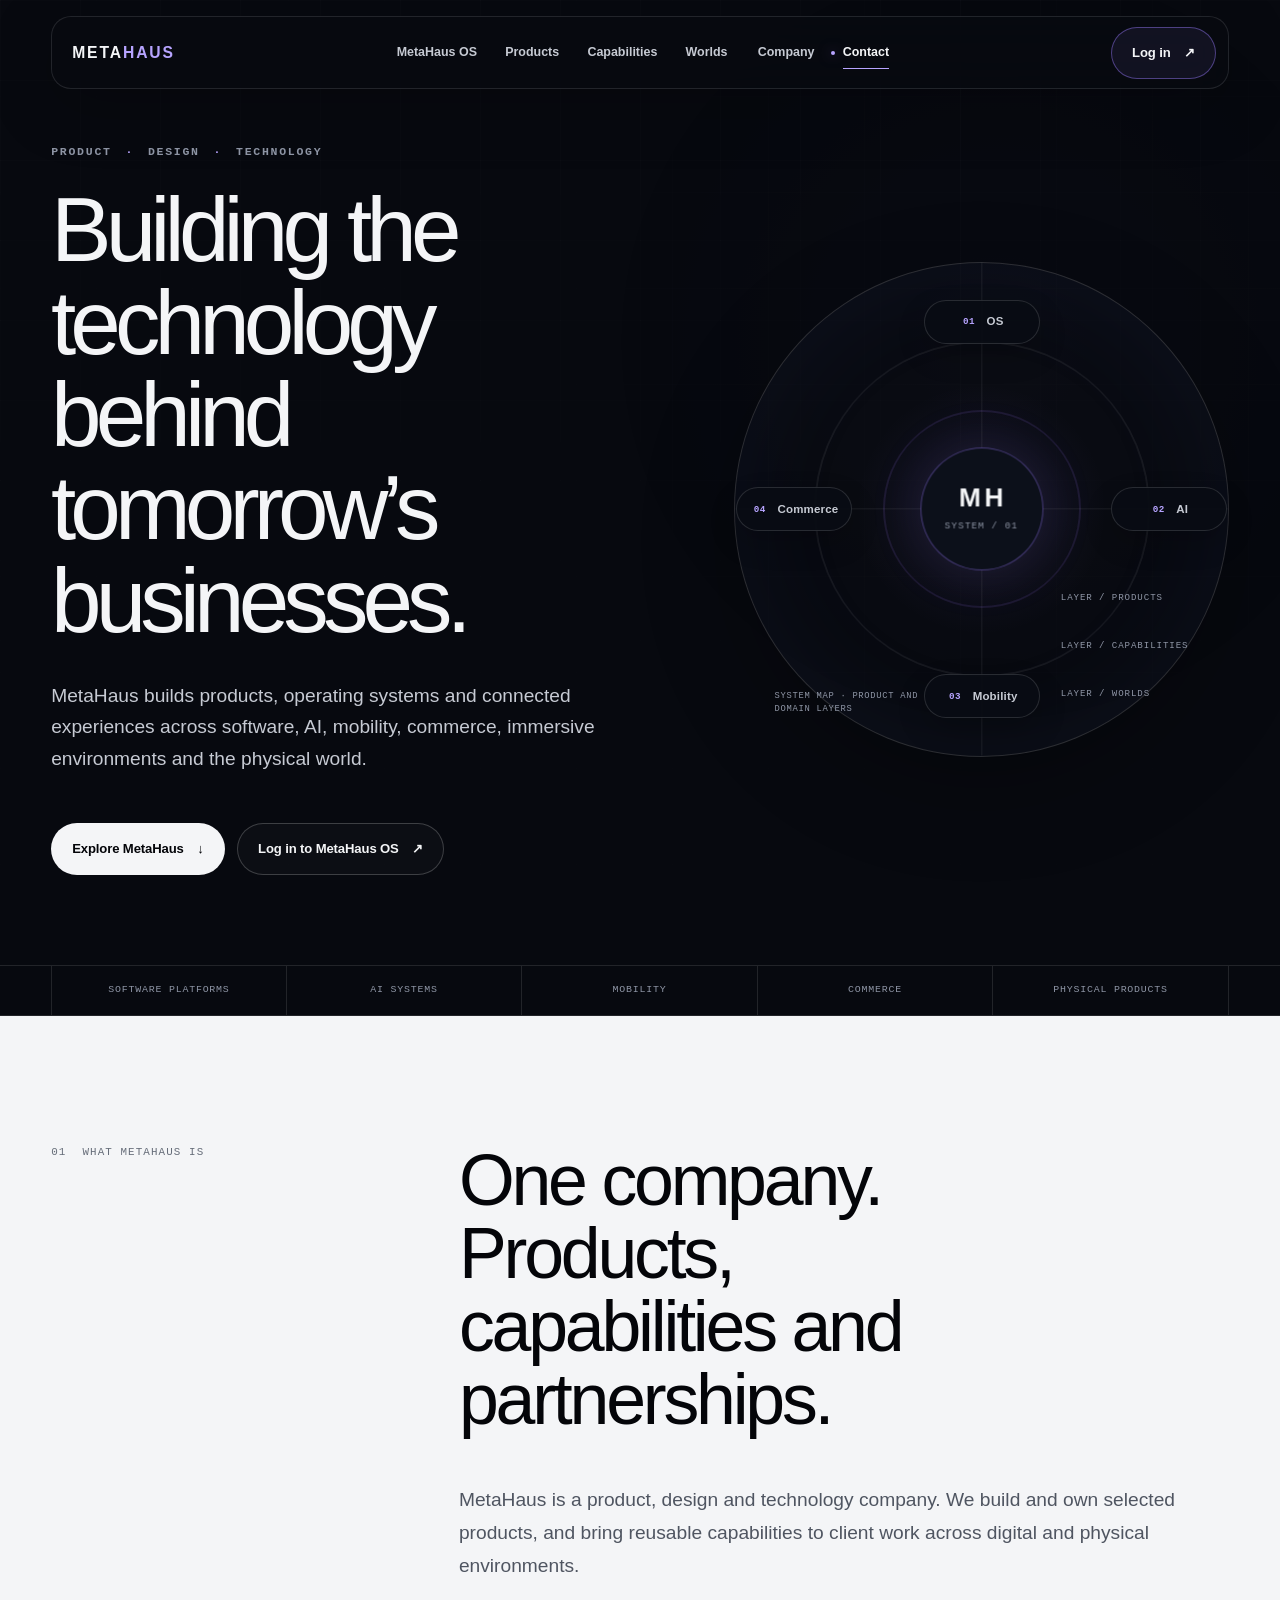
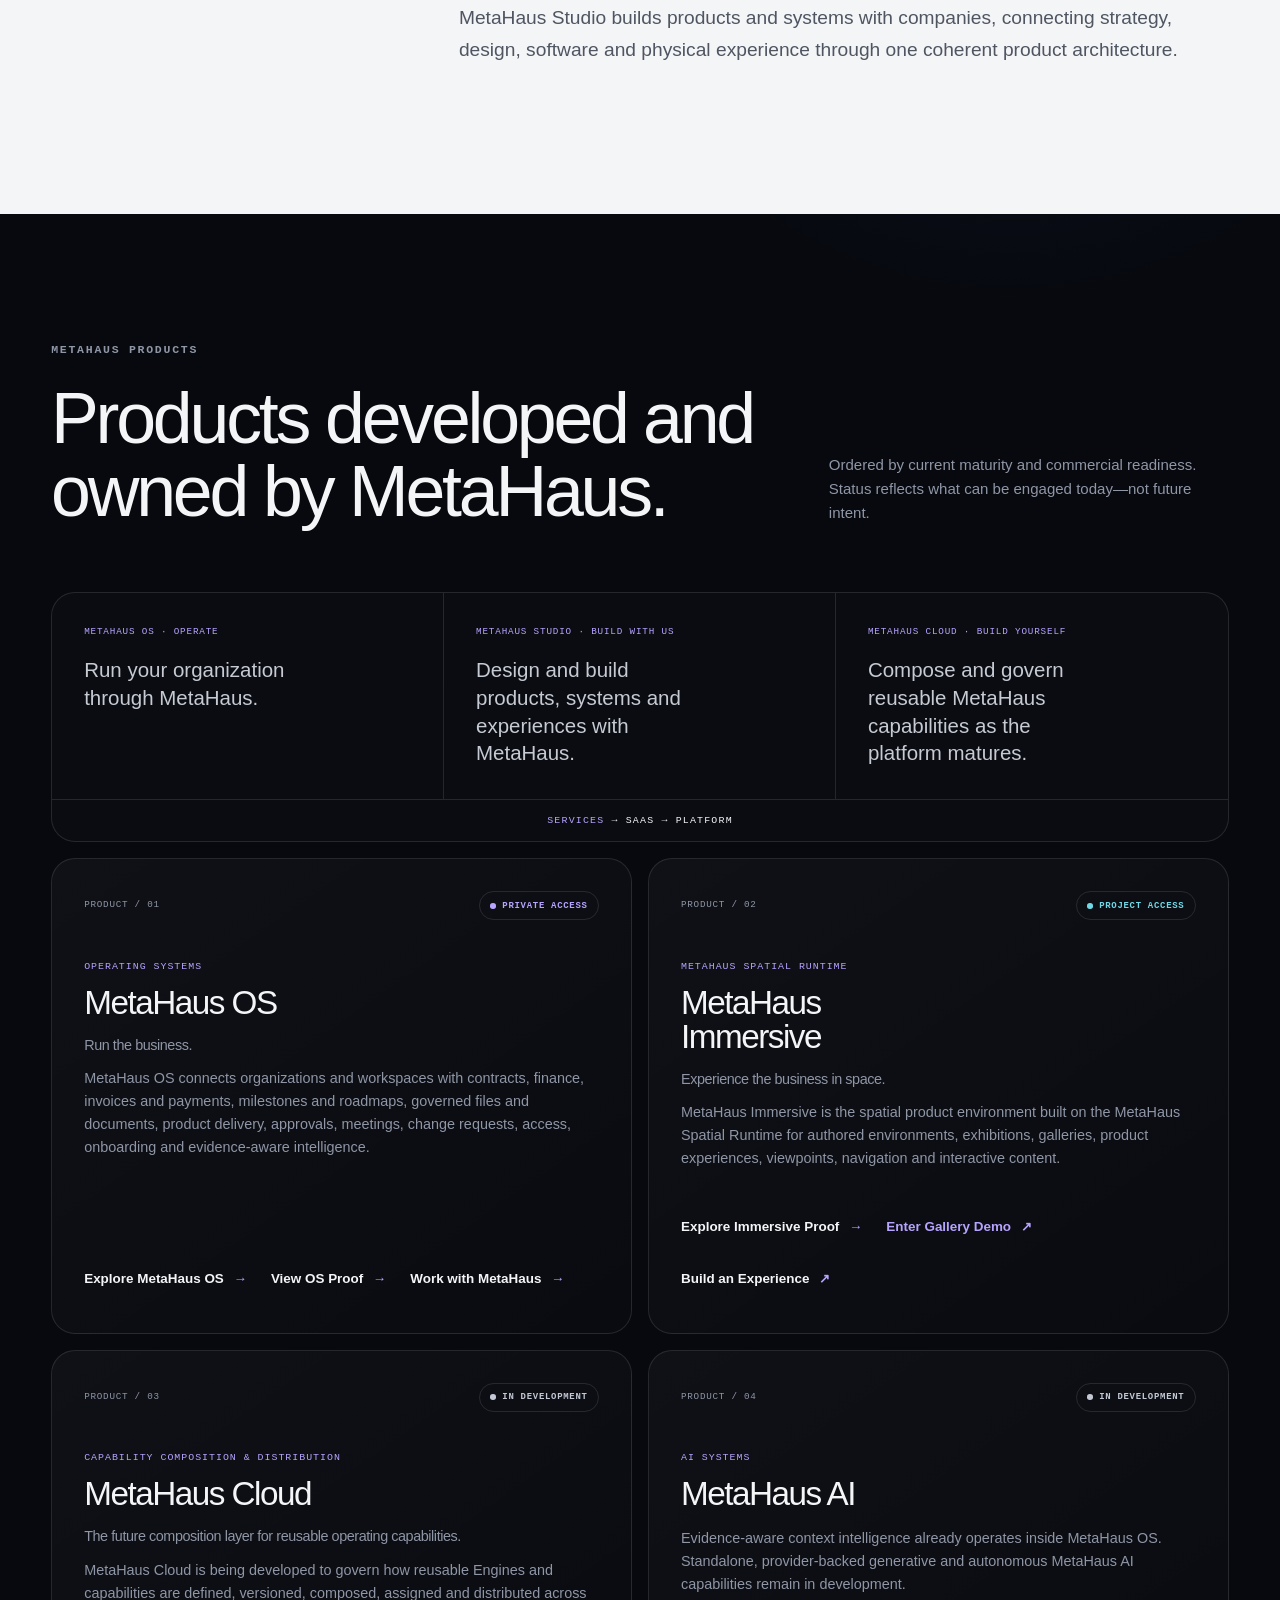
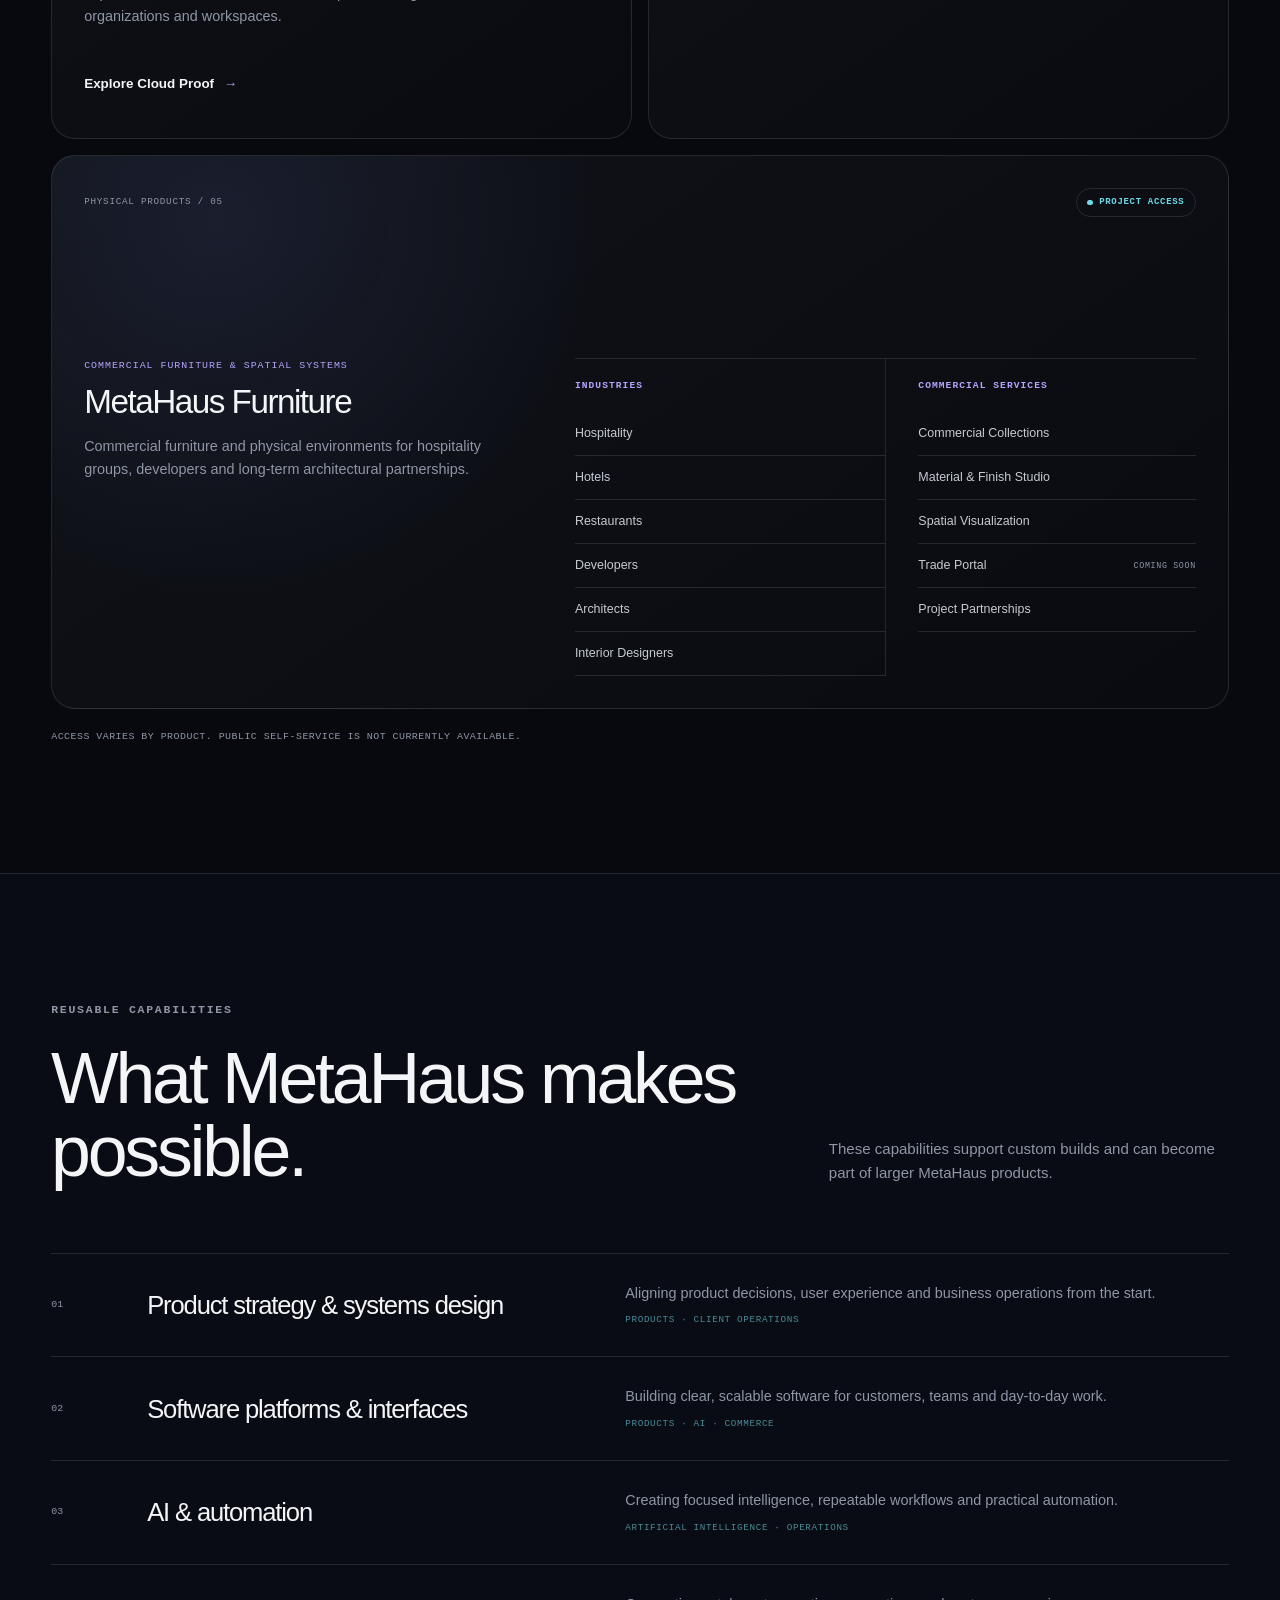
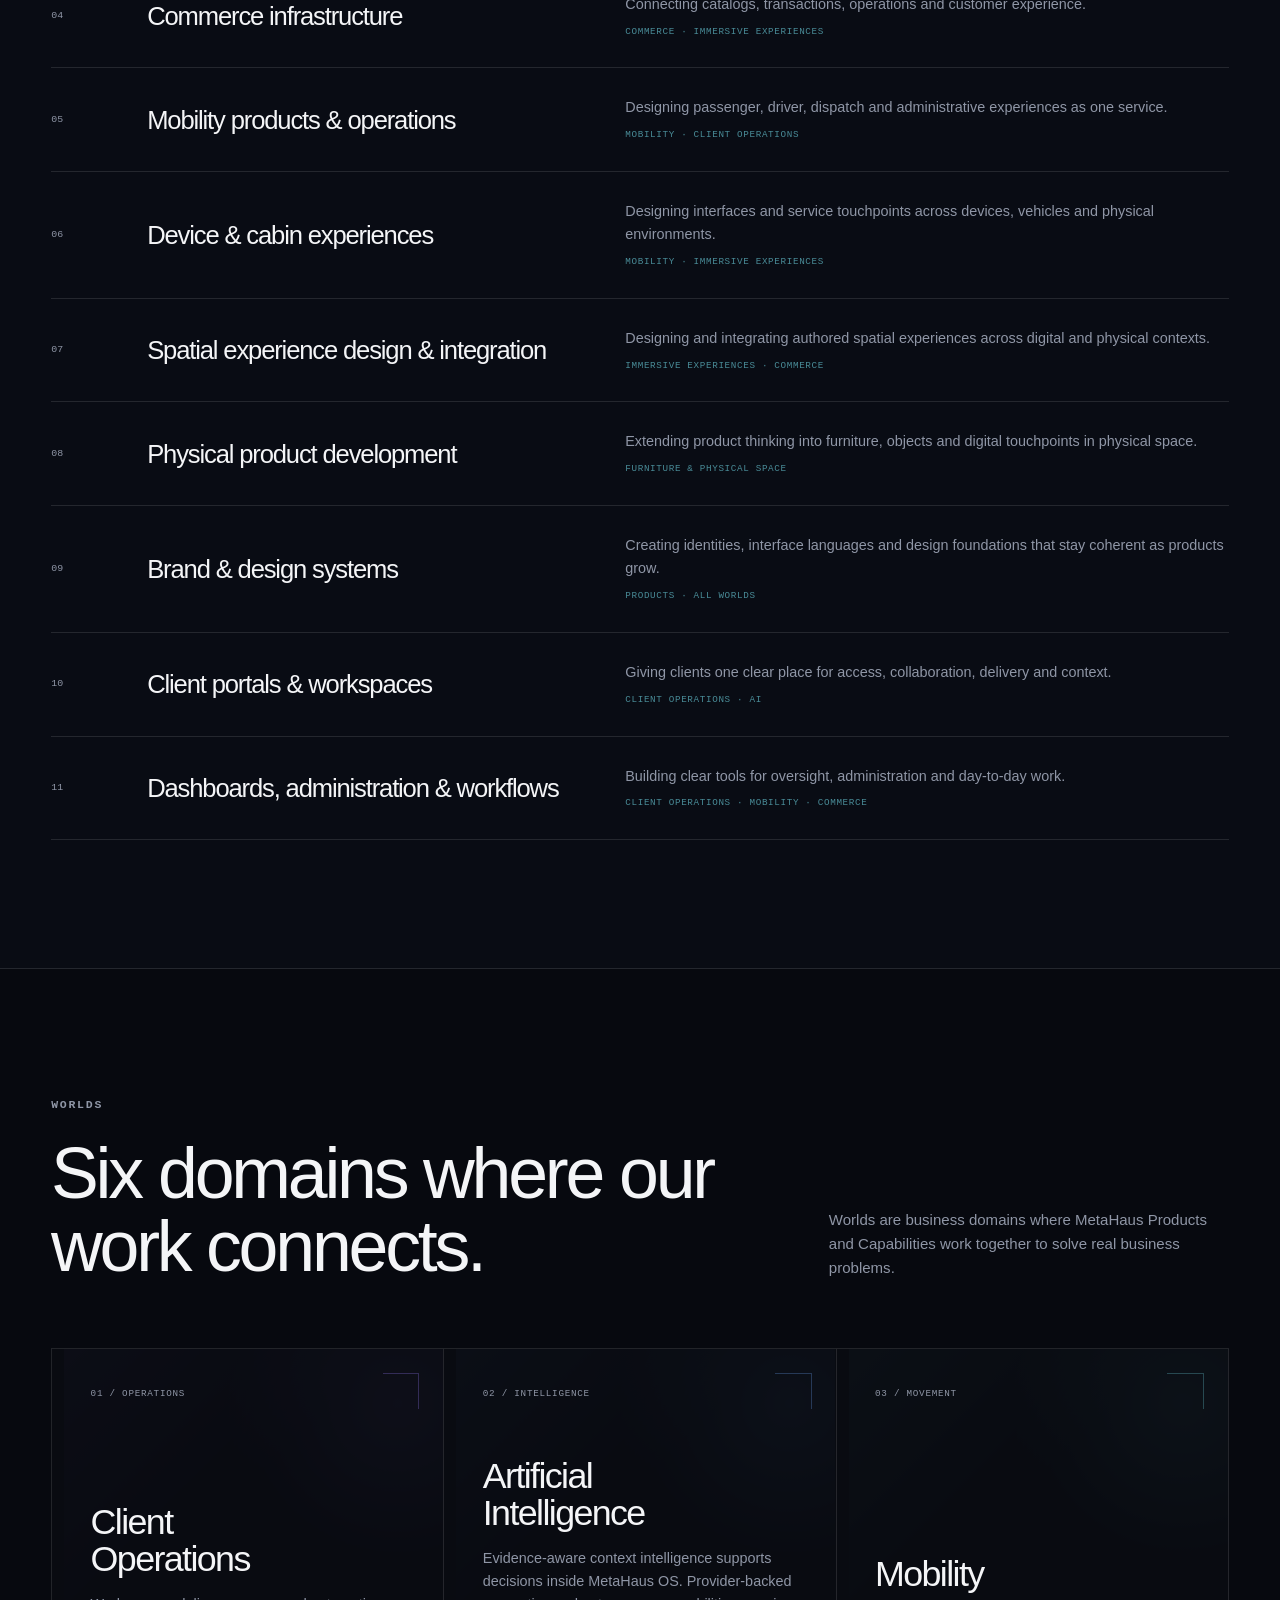
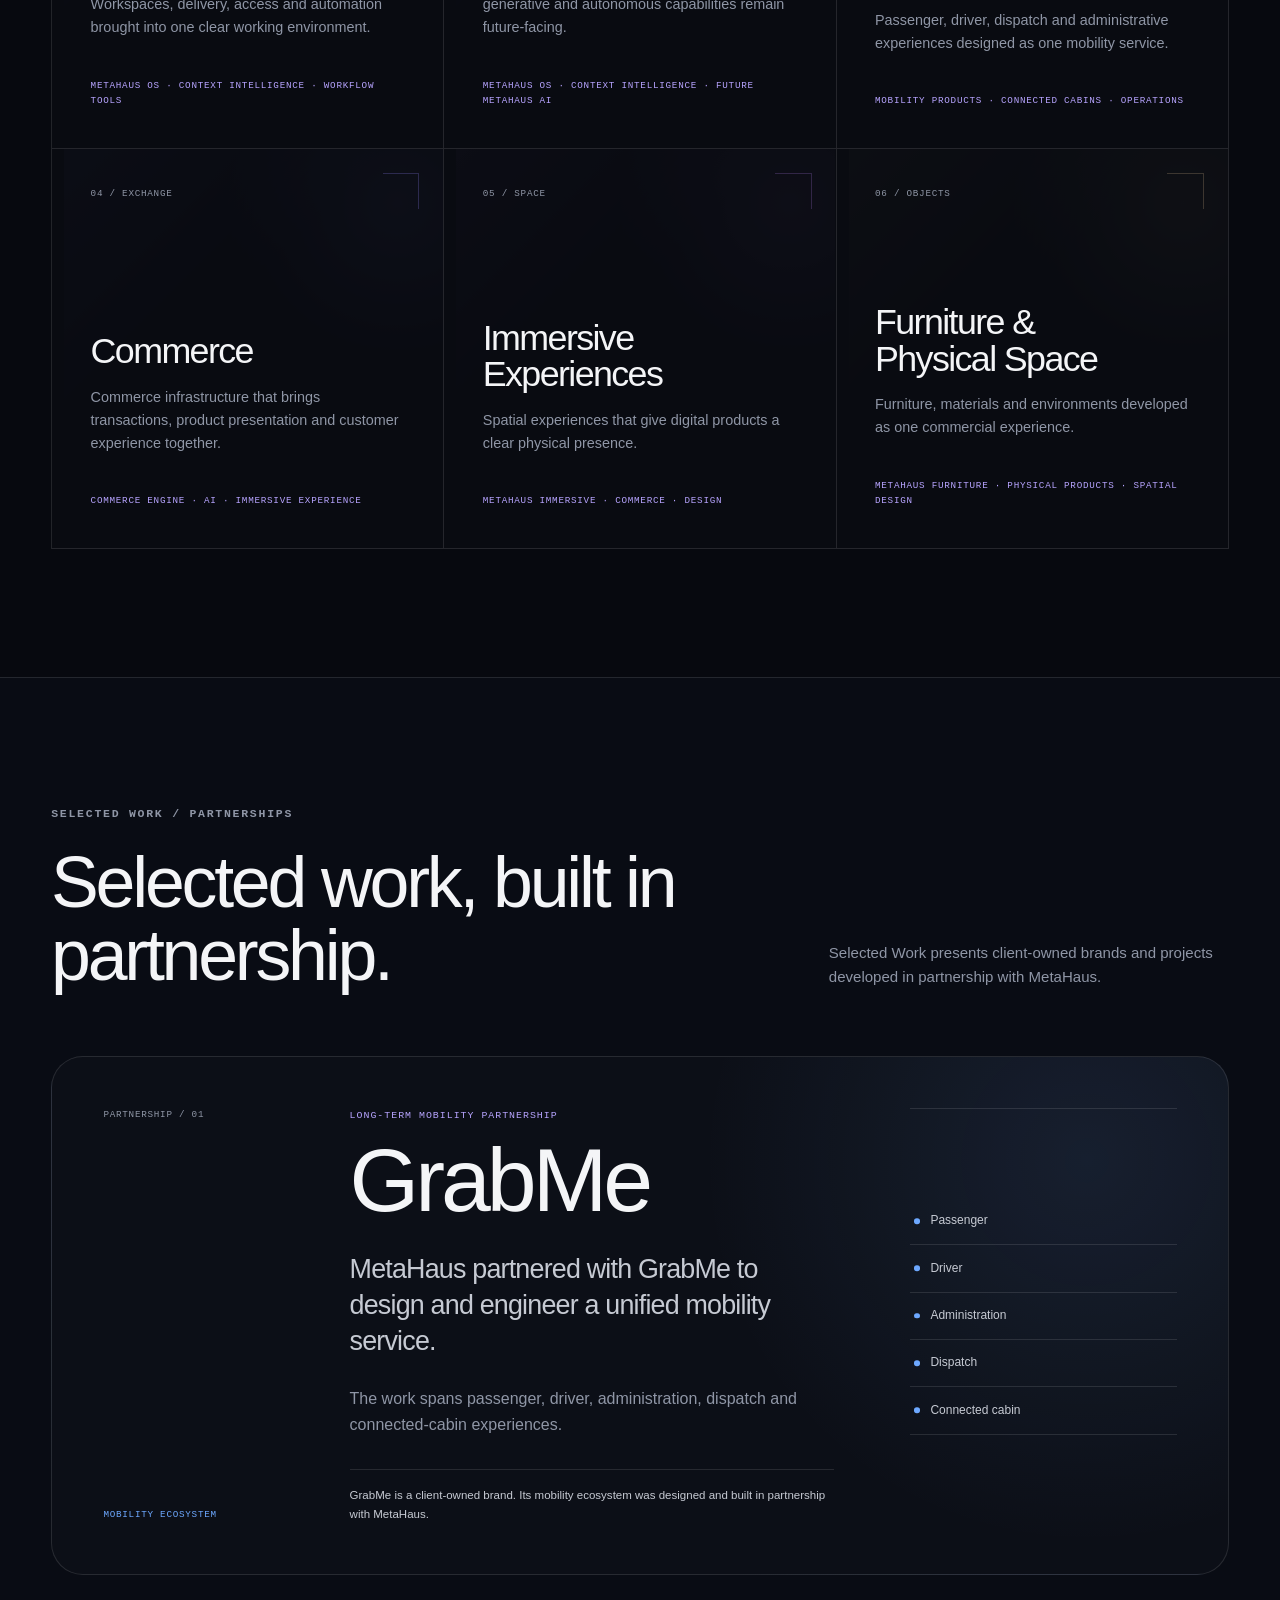
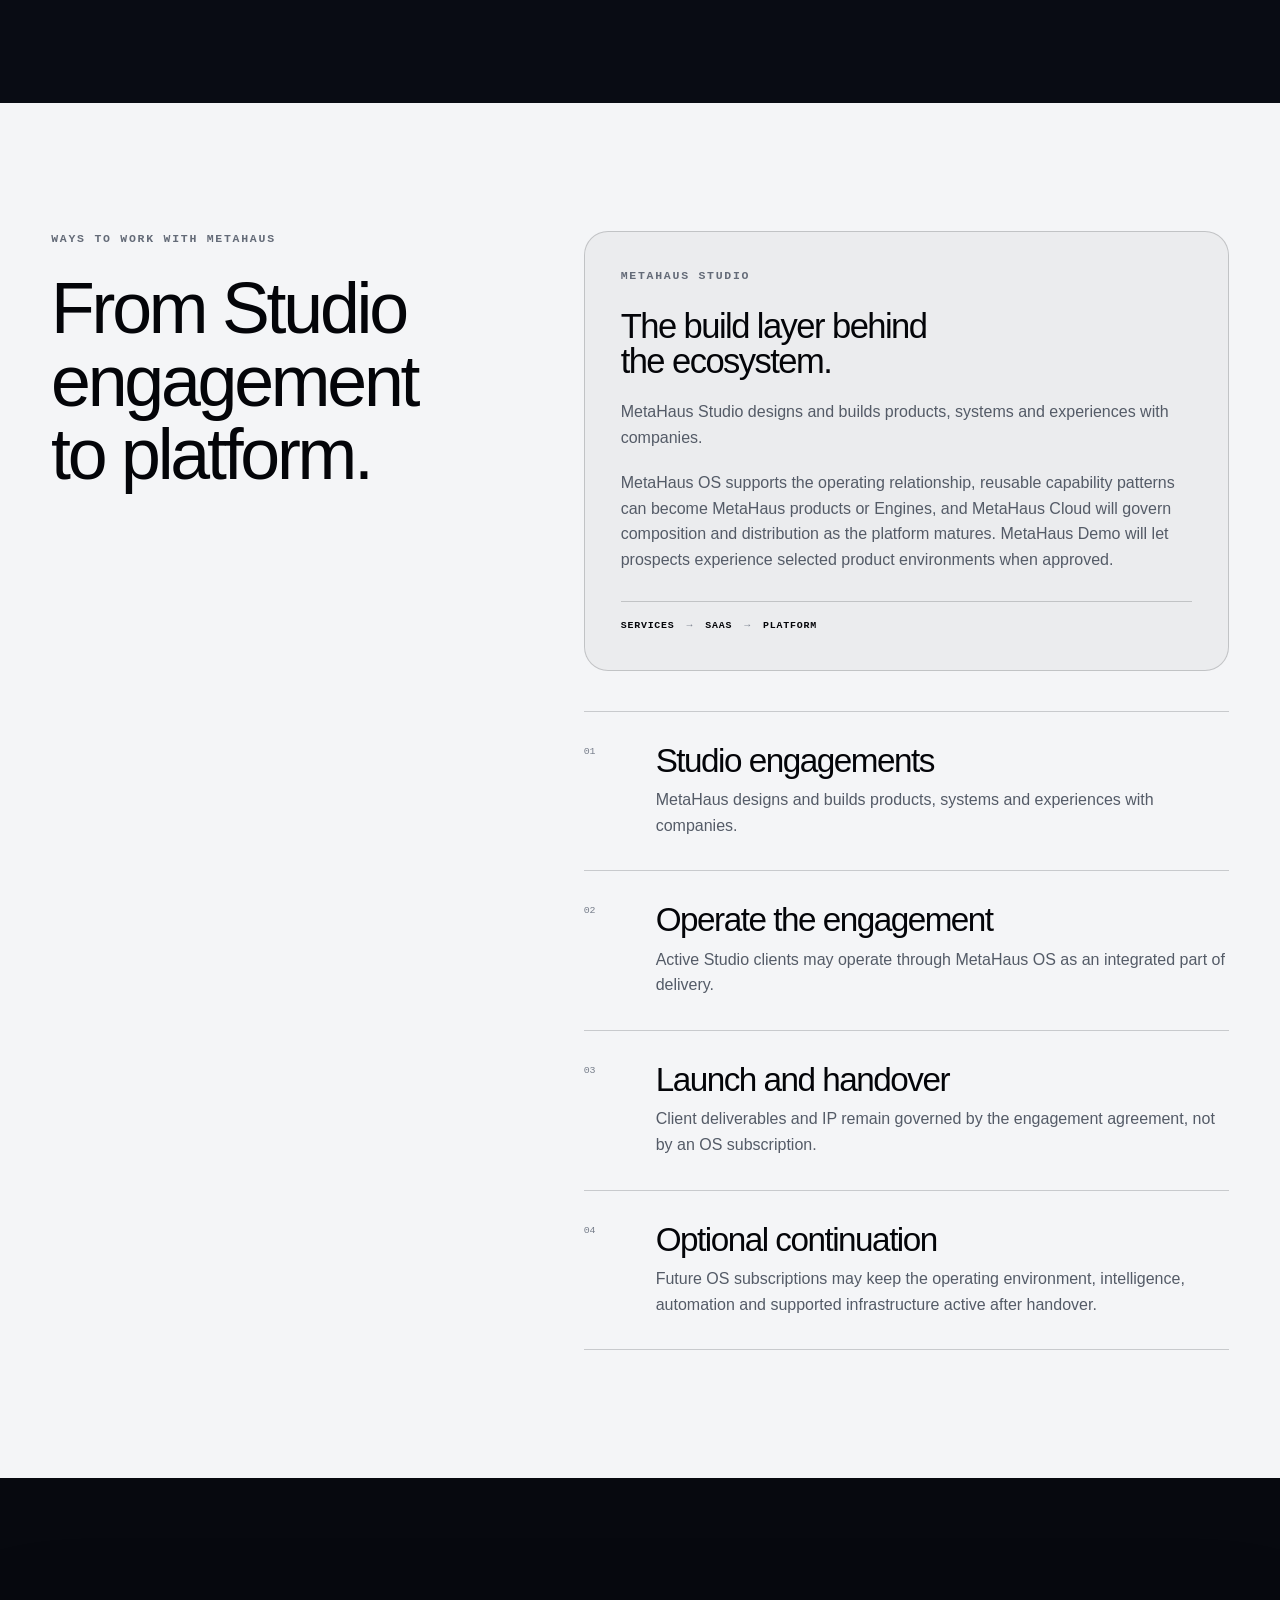
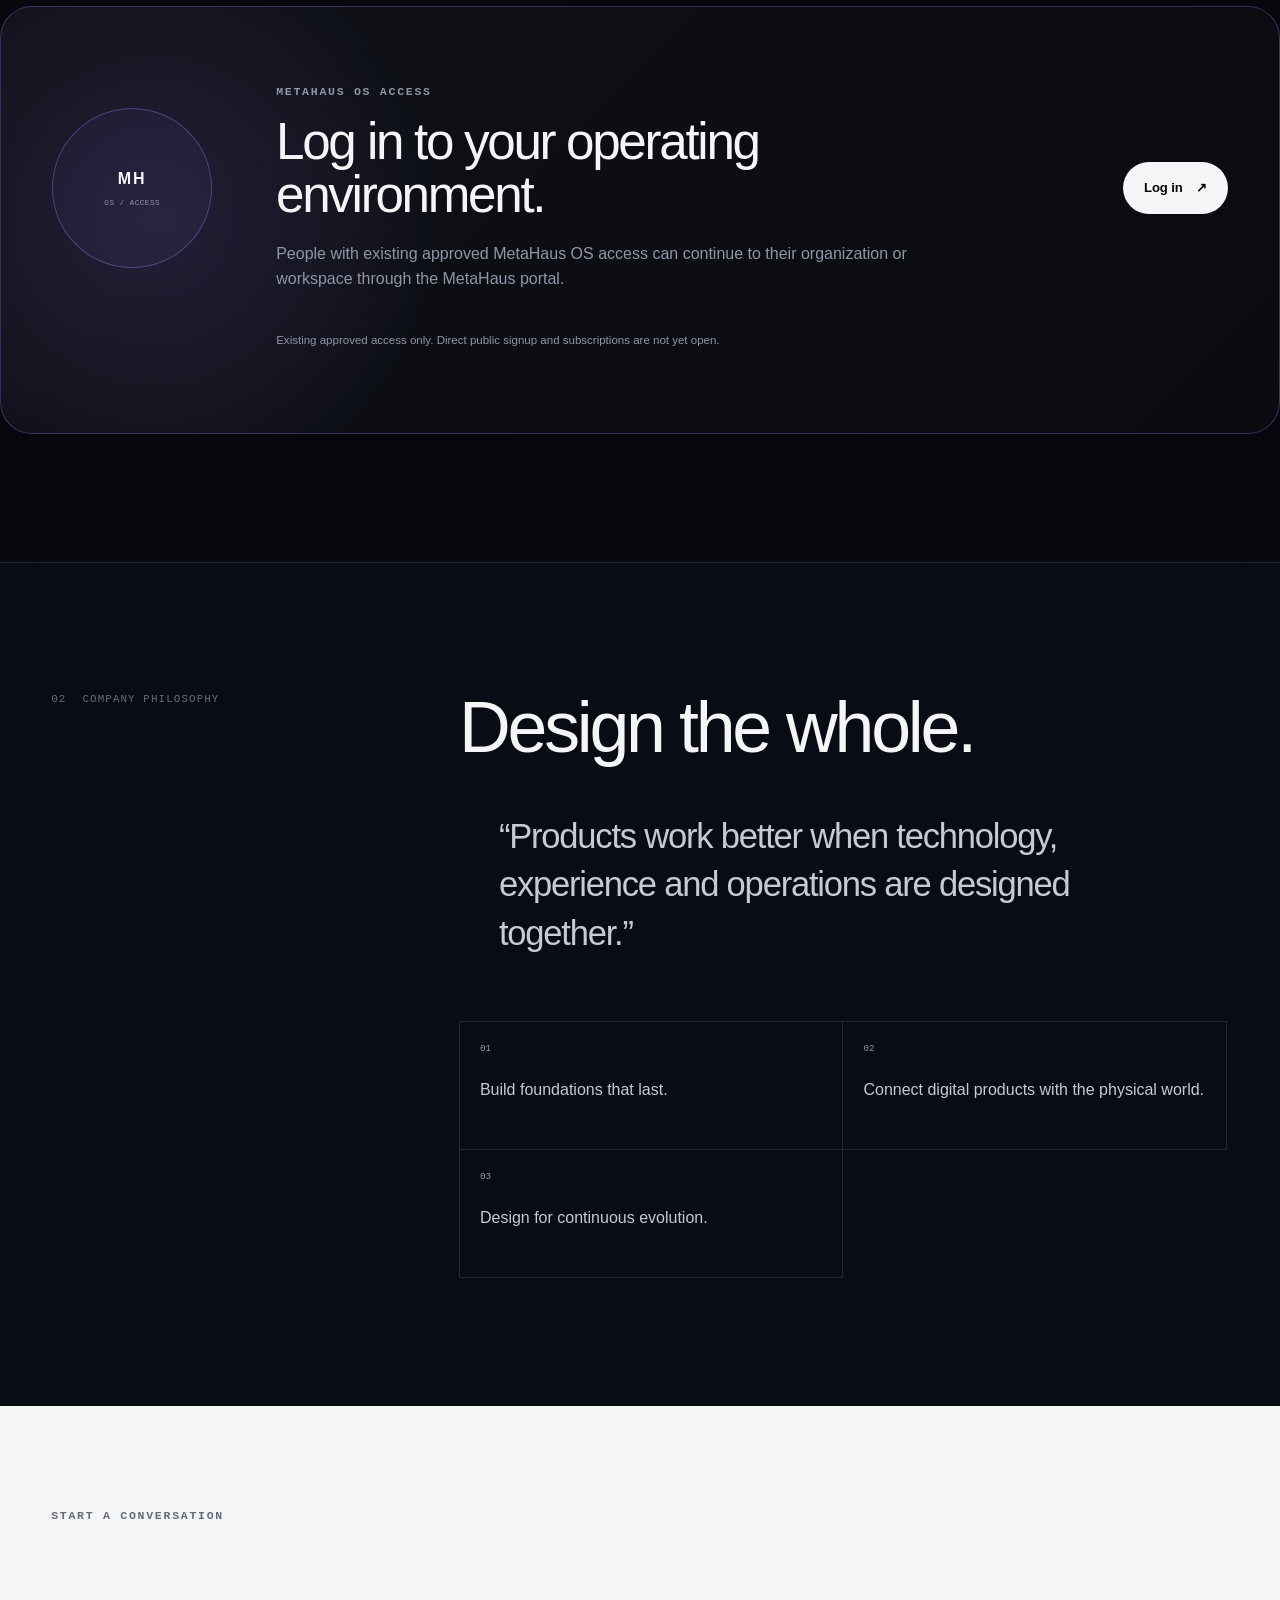
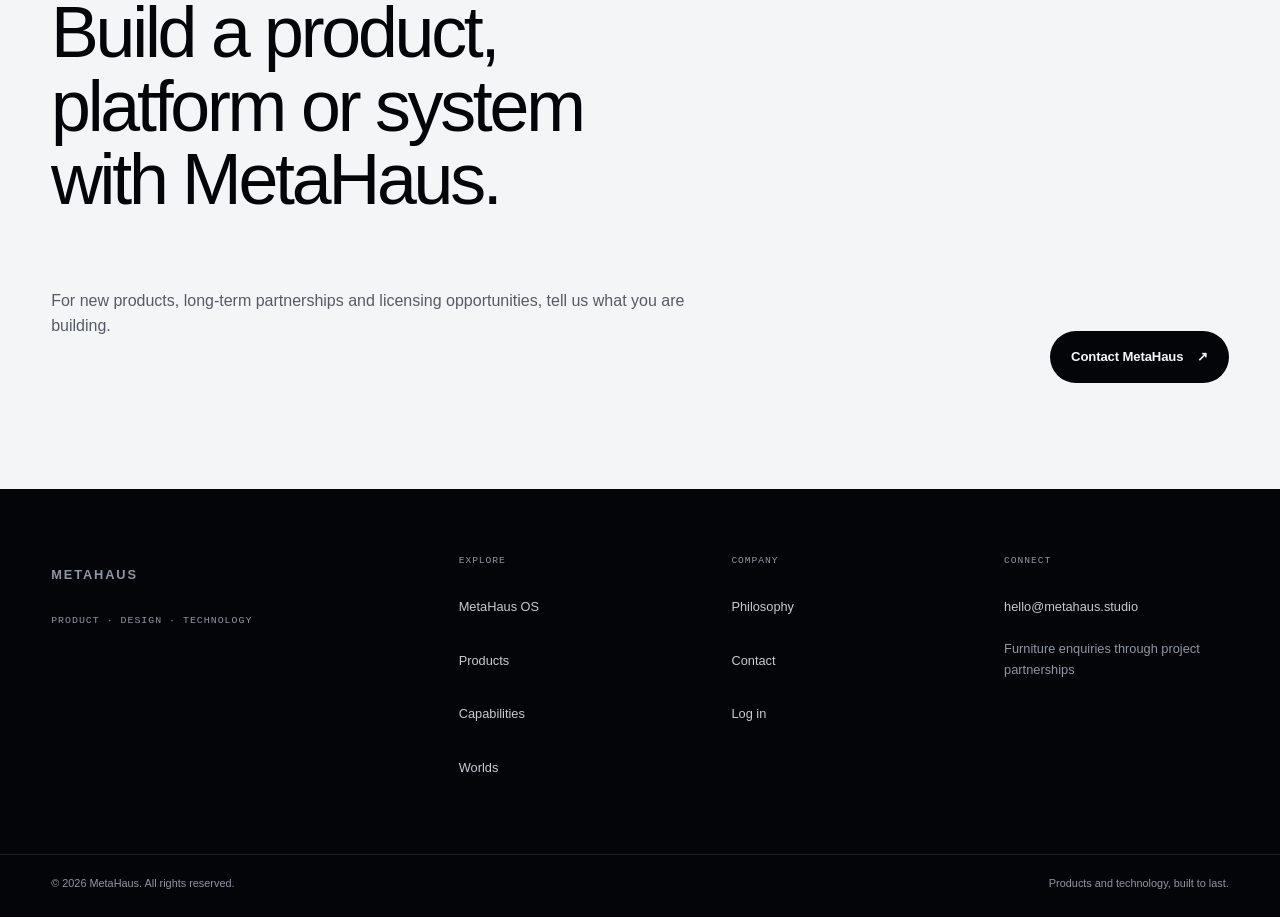
<file: index.html>
<!doctype html>
<html lang="en">
<head>
  <meta charset="utf-8">
  <meta name="viewport" content="width=device-width, initial-scale=1">
  <title>MetaHaus — Product, Design &amp; Technology</title>
  <meta name="description" content="MetaHaus builds products, operating systems and connected experiences across software, AI, mobility, commerce, immersive environments and the physical world.">
  <meta name="theme-color" content="#07090f">
  <link rel="canonical" href="https://metahaus.studio/">
  <link rel="icon" href="favicon.svg" type="image/svg+xml">

  <meta property="og:type" content="website">
  <meta property="og:site_name" content="MetaHaus">
  <meta property="og:title" content="MetaHaus — Product, Design &amp; Technology">
  <meta property="og:description" content="MetaHaus builds products, operating systems and connected experiences across software, AI, mobility, commerce, immersive environments and the physical world.">
  <meta property="og:url" content="https://metahaus.studio/">
  <meta property="og:locale" content="en_US">
  <meta name="twitter:card" content="summary">
  <meta name="twitter:title" content="MetaHaus — Product, Design &amp; Technology">
  <meta name="twitter:description" content="MetaHaus builds products, operating systems and connected experiences across software, AI, mobility, commerce, immersive environments and the physical world.">

  <script type="application/ld+json">
    {
      "@context": "https://schema.org",
      "@type": "Organization",
      "name": "MetaHaus",
      "url": "https://metahaus.studio/",
      "email": "hello@metahaus.studio",
      "description": "A product, design and technology company building products, operating systems and connected experiences across software, AI, mobility, commerce, immersive environments and the physical world."
    }
  </script>

  <noscript><style>.primary-nav,.nav-toggle{display:none!important}</style></noscript>

  <link rel="stylesheet" href="css/styles.css">
</head>

<body class="home-page">
  <a class="skip-link" href="#main-content">Skip to content</a>

  <header class="site-header" data-site-header>
    <div class="nav-shell">
      <a class="brand" href="#top" aria-label="MetaHaus home">
        <span class="brand-meta">META</span><span class="brand-haus">HAUS</span>
      </a>

      <button
        class="nav-toggle"
        type="button"
        aria-expanded="false"
        aria-controls="primary-navigation"
        aria-label="Open navigation"
      >
        <span></span><span></span>
      </button>

      <nav class="primary-nav" id="primary-navigation" aria-label="Primary navigation">
        <a href="os/">MetaHaus OS</a>
        <a href="#products">Products</a>
        <a href="#capabilities">Capabilities</a>
        <a href="#worlds">Worlds</a>
        <a href="#company">Company</a>
        <a href="#contact">Contact</a>
      </nav>

      <a class="button button-portal nav-portal" href="login/" data-magnetic>
        Log in
        <span aria-hidden="true">↗</span>
      </a>
    </div>
  </header>

  <noscript>
    <nav class="no-script-nav section-shell" aria-label="Primary navigation without JavaScript">
      <a href="os/">MetaHaus OS</a>
      <a href="#products">Products</a>
      <a href="#capabilities">Capabilities</a>
      <a href="#worlds">Worlds</a>
      <a href="#company">Company</a>
      <a href="#contact">Contact</a>
      <a href="login/">Log in</a>
    </nav>
  </noscript>

  <main id="main-content">
    <section class="hero" id="top" aria-labelledby="hero-title">
      <div class="section-shell hero-layout">
        <div class="hero-copy reveal">
          <p class="eyebrow">Product <span>·</span> Design <span>·</span> Technology</p>
          <h1 id="hero-title">Building the technology behind tomorrow’s businesses.</h1>
          <p class="hero-intro">MetaHaus builds products, operating systems and connected experiences across software, AI, mobility, commerce, immersive environments and the physical world.</p>
          <div class="button-row">
            <a class="button button-primary" href="#products">Explore MetaHaus <span aria-hidden="true">↓</span></a>
            <a class="button button-secondary" href="login/" data-magnetic>Log in to MetaHaus OS <span aria-hidden="true">↗</span></a>
          </div>
        </div>

        <div class="hero-system reveal" role="group" aria-label="Conceptual MetaHaus map showing Products, Capabilities and Worlds across operating systems, AI, mobility and commerce." data-motion-region>
          <div class="system-orbit orbit-one" aria-hidden="true"></div>
          <div class="system-orbit orbit-two" aria-hidden="true"></div>
          <div class="system-core" aria-hidden="true">
            <span>MH</span>
            <small>System / 01</small>
          </div>
          <div class="system-node node-os" tabindex="0" data-layer="products"><span>01</span> OS</div>
          <div class="system-node node-ai" tabindex="0" data-layer="products"><span>02</span> AI</div>
          <div class="system-node node-mobility" tabindex="0" data-layer="worlds"><span>03</span> Mobility</div>
          <div class="system-node node-commerce" tabindex="0" data-layer="worlds"><span>04</span> Commerce</div>
          <div class="system-readout" aria-label="System layers">
            <button type="button" data-layer-control="products" aria-pressed="false">Layer / Products</button>
            <button type="button" data-layer-control="capabilities" aria-pressed="false">Layer / Capabilities</button>
            <button type="button" data-layer-control="worlds" aria-pressed="false">Layer / Worlds</button>
          </div>
          <p class="system-caption" aria-hidden="true">System map · product and domain layers</p>
        </div>
      </div>

      <div class="section-shell hero-index" aria-label="MetaHaus domains">
        <span>Software platforms</span>
        <span>AI systems</span>
        <span>Mobility</span>
        <span>Commerce</span>
        <span>Physical products</span>
      </div>
    </section>

    <section class="section section-definition" aria-labelledby="definition-title">
      <div class="section-shell definition-grid">
        <div class="section-marker reveal">
          <span>01</span>
          <p>What MetaHaus is</p>
        </div>
        <div class="definition-copy reveal">
          <h2 id="definition-title">One company.<br>Products, capabilities and partnerships.</h2>
          <p>MetaHaus is a product, design and technology company. We build and own selected products, and bring reusable capabilities to client work across digital and physical environments.</p>
          <p>MetaHaus Studio builds products and systems with companies, connecting strategy, design, software and physical experience through one coherent product architecture.</p>
        </div>
      </div>
    </section>

    <section class="section" id="products" aria-labelledby="products-title">
      <div class="section-shell">
        <div class="section-heading reveal">
          <div>
            <p class="eyebrow">MetaHaus products</p>
            <h2 id="products-title">Products developed and owned by MetaHaus.</h2>
          </div>
          <p class="heading-note">Ordered by current maturity and commercial readiness. Status reflects what can be engaged today—not future intent.</p>
        </div>

        <div class="platform-distinction reveal" aria-label="MetaHaus ecosystem paths">
          <div><span>MetaHaus OS · Operate</span><strong>Run your organization through MetaHaus.</strong></div>
          <div><span>MetaHaus Studio · Build With Us</span><strong>Design and build products, systems and experiences with MetaHaus.</strong></div>
          <div><span>MetaHaus Cloud · Build Yourself</span><strong>Compose and govern reusable MetaHaus capabilities as the platform matures.</strong></div>
          <p><span>Services</span> → SaaS → Platform</p>
        </div>

        <div class="product-grid product-grid-five">
          <article class="product-card product-card-half reveal" tabindex="0" data-module>
            <div class="card-topline"><span>Product / 01</span><span class="status status-private">Private Access</span></div>
            <div>
              <p class="product-family">Operating systems</p>
              <h3 id="os-title">MetaHaus OS</h3>
              <p class="large-copy">Run the business.</p>
              <p>MetaHaus OS connects organizations and workspaces with contracts, finance, invoices and payments, milestones and roadmaps, governed files and documents, product delivery, approvals, meetings, change requests, access, onboarding and evidence-aware intelligence.</p>
            </div>
            <div class="product-proof-actions">
              <a href="os/" class="card-link" aria-label="Explore MetaHaus OS">Explore MetaHaus OS <span aria-hidden="true">→</span></a>
              <a href="preview-os.html" class="card-link" aria-label="Explore MetaHaus OS product proof">View OS Proof <span aria-hidden="true">→</span></a>
              <template data-demo-cta data-demo-product="os">
                <a class="card-link card-link-demo" href="#">Enter OS Demo <span aria-hidden="true">↗</span></a>
              </template>
              <a href="#contact" class="card-link">Work with MetaHaus <span aria-hidden="true">→</span></a>
            </div>
          </article>

          <article class="product-card product-card-half reveal" id="immersive-preview" tabindex="0" data-module>
            <div class="card-topline"><span>Product / 02</span><span class="status status-project">Project Access</span></div>
            <div>
              <p class="product-family">MetaHaus Spatial Runtime</p>
              <h3>MetaHaus Immersive</h3>
              <p class="large-copy">Experience the business in space.</p>
              <p>MetaHaus Immersive is the spatial product environment built on the MetaHaus Spatial Runtime for authored environments, exhibitions, galleries, product experiences, viewpoints, navigation and interactive content.</p>
            </div>
            <div class="product-proof-actions">
              <a href="preview-immersive.html" class="card-link">Explore Immersive Proof <span aria-hidden="true">→</span></a>
              <template data-demo-cta data-demo-product="immersive">
                <a class="card-link card-link-demo" href="#">Enter Gallery Demo <span aria-hidden="true">↗</span></a>
              </template>
              <a href="mailto:hello@metahaus.studio?subject=MetaHaus%20Immersive%20Project" class="card-link">Build an Experience <span aria-hidden="true">↗</span></a>
            </div>
          </article>

          <article class="product-card product-card-half reveal" id="cloud-preview" tabindex="0" data-module>
            <div class="card-topline"><span>Product / 03</span><span class="status status-development">In Development</span></div>
            <div>
              <p class="product-family">Capability composition &amp; distribution</p>
              <h3>MetaHaus Cloud</h3>
              <p class="large-copy">The future composition layer for reusable operating capabilities.</p>
              <p>MetaHaus Cloud is being developed to govern how reusable Engines and capabilities are defined, versioned, composed, assigned and distributed across organizations and workspaces.</p>
            </div>
            <div class="product-proof-actions">
              <a class="card-link" href="preview-cloud.html">Explore Cloud Proof <span aria-hidden="true">→</span></a>
              <template data-demo-cta data-demo-product="cloud">
                <a class="card-link card-link-demo" href="#">Explore Cloud Demo <span aria-hidden="true">↗</span></a>
              </template>
            </div>
          </article>

          <article class="product-card product-card-half reveal" tabindex="0" data-module>
            <div class="card-topline"><span>Product / 04</span><span class="status status-development">In Development</span></div>
            <div>
              <p class="product-family">AI systems</p>
              <h3>MetaHaus AI</h3>
              <p>Evidence-aware context intelligence already operates inside MetaHaus OS. Standalone, provider-backed generative and autonomous MetaHaus AI capabilities remain in development.</p>
            </div>
          </article>

          <article class="product-card product-card-commercial product-card-wide reveal" tabindex="0" data-module>
            <div class="card-topline"><span>Physical products / 05</span><span class="status status-project">Project Access</span></div>
            <div class="commercial-layout">
              <div class="commercial-intro">
                <p class="product-family">Commercial Furniture &amp; Spatial Systems</p>
                <h3>MetaHaus Furniture</h3>
                <p>Commercial furniture and physical environments for hospitality groups, developers and long-term architectural partnerships.</p>
              </div>
              <div class="commercial-capability-grid">
                <section class="commercial-capability-group" aria-labelledby="commercial-industries-title">
                  <h4 id="commercial-industries-title">Industries</h4>
                  <ul>
                    <li>Hospitality</li>
                    <li>Hotels</li>
                    <li>Restaurants</li>
                    <li>Developers</li>
                    <li>Architects</li>
                    <li>Interior Designers</li>
                  </ul>
                </section>
                <section class="commercial-capability-group" aria-labelledby="commercial-services-title">
                  <h4 id="commercial-services-title">Commercial Services</h4>
                  <ul>
                    <li>Commercial Collections</li>
                    <li>Material &amp; Finish Studio</li>
                    <li>Spatial Visualization</li>
                    <li><span>Trade Portal</span><small>Coming Soon</small></li>
                    <li>Project Partnerships</li>
                  </ul>
                </section>
              </div>
            </div>
          </article>
        </div>
        <p class="portfolio-access-note reveal">Access varies by product. Public self-service is not currently available.</p>
      </div>
    </section>

    <section class="section section-capabilities" id="capabilities" aria-labelledby="capabilities-title">
      <div class="section-shell">
        <div class="section-heading reveal">
          <div>
            <p class="eyebrow">Reusable capabilities</p>
            <h2 id="capabilities-title">What MetaHaus makes possible.</h2>
          </div>
          <p class="heading-note">These capabilities support custom builds and can become part of larger MetaHaus products.</p>
        </div>

        <div class="capability-list">
          <article class="capability-row reveal" tabindex="0"><span>01</span><h3>Product strategy &amp; systems design</h3><div><p>Aligning product decisions, user experience and business operations from the start.</p><small class="capability-domains">Products · Client Operations</small></div></article>
          <article class="capability-row reveal" tabindex="0"><span>02</span><h3>Software platforms &amp; interfaces</h3><div><p>Building clear, scalable software for customers, teams and day-to-day work.</p><small class="capability-domains">Products · AI · Commerce</small></div></article>
          <article class="capability-row reveal" tabindex="0"><span>03</span><h3>AI &amp; automation</h3><div><p>Creating focused intelligence, repeatable workflows and practical automation.</p><small class="capability-domains">Artificial Intelligence · Operations</small></div></article>
          <article class="capability-row reveal" tabindex="0"><span>04</span><h3>Commerce infrastructure</h3><div><p>Connecting catalogs, transactions, operations and customer experience.</p><small class="capability-domains">Commerce · Immersive Experiences</small></div></article>
          <article class="capability-row reveal" tabindex="0"><span>05</span><h3>Mobility products &amp; operations</h3><div><p>Designing passenger, driver, dispatch and administrative experiences as one service.</p><small class="capability-domains">Mobility · Client Operations</small></div></article>
          <article class="capability-row reveal" tabindex="0"><span>06</span><h3>Device &amp; cabin experiences</h3><div><p>Designing interfaces and service touchpoints across devices, vehicles and physical environments.</p><small class="capability-domains">Mobility · Immersive Experiences</small></div></article>
          <article class="capability-row reveal" tabindex="0"><span>07</span><h3>Spatial experience design &amp; integration</h3><div><p>Designing and integrating authored spatial experiences across digital and physical contexts.</p><small class="capability-domains">Immersive Experiences · Commerce</small></div></article>
          <article class="capability-row reveal" tabindex="0"><span>08</span><h3>Physical product development</h3><div><p>Extending product thinking into furniture, objects and digital touchpoints in physical space.</p><small class="capability-domains">Furniture &amp; Physical Space</small></div></article>
          <article class="capability-row reveal" tabindex="0"><span>09</span><h3>Brand &amp; design systems</h3><div><p>Creating identities, interface languages and design foundations that stay coherent as products grow.</p><small class="capability-domains">Products · All Worlds</small></div></article>
          <article class="capability-row reveal" tabindex="0"><span>10</span><h3>Client portals &amp; workspaces</h3><div><p>Giving clients one clear place for access, collaboration, delivery and context.</p><small class="capability-domains">Client Operations · AI</small></div></article>
          <article class="capability-row reveal" tabindex="0"><span>11</span><h3>Dashboards, administration &amp; workflows</h3><div><p>Building clear tools for oversight, administration and day-to-day work.</p><small class="capability-domains">Client Operations · Mobility · Commerce</small></div></article>
        </div>
      </div>
    </section>

    <section class="section" id="worlds" aria-labelledby="worlds-title">
      <div class="section-shell">
        <div class="section-heading reveal">
          <div>
            <p class="eyebrow">Worlds</p>
            <h2 id="worlds-title">Six domains where our work connects.</h2>
          </div>
          <p class="heading-note">Worlds are business domains where MetaHaus Products and Capabilities work together to solve real business problems.</p>
        </div>

        <div class="world-grid" data-motion-region>
          <article class="world-card reveal" tabindex="0" data-world="operations"><span>01 / Operations</span><h3>Client Operations</h3><p>Workspaces, delivery, access and automation brought into one clear working environment.</p><small>MetaHaus OS · Context intelligence · Workflow tools</small></article>
          <article class="world-card reveal" tabindex="0" data-world="intelligence"><span>02 / Intelligence</span><h3>Artificial Intelligence</h3><p>Evidence-aware context intelligence supports decisions inside MetaHaus OS. Provider-backed generative and autonomous capabilities remain future-facing.</p><small>MetaHaus OS · Context intelligence · Future MetaHaus AI</small></article>
          <article class="world-card reveal" tabindex="0" data-world="mobility"><span>03 / Movement</span><h3>Mobility</h3><p>Passenger, driver, dispatch and administrative experiences designed as one mobility service.</p><small>Mobility products · Connected cabins · Operations</small></article>
          <article class="world-card reveal" tabindex="0" data-world="commerce"><span>04 / Exchange</span><h3>Commerce</h3><p>Commerce infrastructure that brings transactions, product presentation and customer experience together.</p><small>Commerce Engine · AI · Immersive experience</small></article>
          <article class="world-card reveal" tabindex="0" data-world="immersive"><span>05 / Space</span><h3>Immersive Experiences</h3><p>Spatial experiences that give digital products a clear physical presence.</p><small>MetaHaus Immersive · Commerce · Design</small></article>
          <article class="world-card reveal" tabindex="0" data-world="furniture"><span>06 / Objects</span><h3>Furniture &amp; Physical Space</h3><p>Furniture, materials and environments developed as one commercial experience.</p><small>MetaHaus Furniture · Physical products · Spatial design</small></article>
        </div>
      </div>
    </section>

    <section class="section section-partnership" id="selected-work" aria-labelledby="selected-work-title">
      <div class="section-shell">
        <div class="section-heading reveal">
          <div>
            <p class="eyebrow">Selected Work / Partnerships</p>
            <h2 id="selected-work-title">Selected work, built in partnership.</h2>
          </div>
          <p class="heading-note">Selected Work presents client-owned brands and projects developed in partnership with MetaHaus.</p>
        </div>

        <article class="partnership-panel reveal" tabindex="0" data-motion-region>
          <div class="partnership-index">
            <span>Partnership / 01</span>
            <small>Mobility ecosystem</small>
          </div>
          <div class="partnership-copy">
            <p class="product-family">Long-term mobility partnership</p>
            <h3>GrabMe</h3>
            <p class="large-copy">MetaHaus partnered with GrabMe to design and engineer a unified mobility service.</p>
            <p>The work spans passenger, driver, administration, dispatch and connected-cabin experiences.</p>
            <small class="partnership-credit">GrabMe is a client-owned brand. Its mobility ecosystem was designed and built in partnership with MetaHaus.</small>
          </div>
          <div class="partnership-system" aria-label="GrabMe experience areas">
            <span>Passenger</span>
            <span>Driver</span>
            <span>Administration</span>
            <span>Dispatch</span>
            <span>Connected cabin</span>
          </div>
        </article>
      </div>
    </section>

    <section class="section section-engagement" aria-labelledby="engagement-title">
      <div class="section-shell engagement-layout">
        <div class="section-heading sticky-heading reveal">
          <div>
            <p class="eyebrow">Ways to work with MetaHaus</p>
            <h2 id="engagement-title">From Studio engagement to platform.</h2>
          </div>
        </div>

        <div class="engagement-content">
          <aside class="studio-layer reveal" aria-labelledby="studio-layer-title">
            <p class="eyebrow">MetaHaus Studio</p>
            <h3 id="studio-layer-title">The build layer behind the ecosystem.</h3>
            <p>MetaHaus Studio designs and builds products, systems and experiences with companies.</p>
            <p>MetaHaus OS supports the operating relationship, reusable capability patterns can become MetaHaus products or Engines, and MetaHaus Cloud will govern composition and distribution as the platform matures. MetaHaus Demo will let prospects experience selected product environments when approved.</p>
            <div class="studio-path" aria-label="MetaHaus commercial evolution"><span>Services</span><i aria-hidden="true">→</i><span>SaaS</span><i aria-hidden="true">→</i><span>Platform</span></div>
          </aside>

          <div class="engagement-list">
            <article class="engagement-item reveal"><span>01</span><div><h3>Studio engagements</h3><p>MetaHaus designs and builds products, systems and experiences with companies.</p></div></article>
            <article class="engagement-item reveal"><span>02</span><div><h3>Operate the engagement</h3><p>Active Studio clients may operate through MetaHaus OS as an integrated part of delivery.</p></div></article>
            <article class="engagement-item reveal"><span>03</span><div><h3>Launch and handover</h3><p>Client deliverables and IP remain governed by the engagement agreement, not by an OS subscription.</p></div></article>
            <article class="engagement-item reveal"><span>04</span><div><h3>Optional continuation</h3><p>Future OS subscriptions may keep the operating environment, intelligence, automation and supported infrastructure active after handover.</p></div></article>
          </div>
        </div>
      </div>
    </section>

    <section class="section" id="client-portal" aria-labelledby="portal-title">
      <div class="section-shell portal-panel reveal">
        <div class="portal-symbol" aria-hidden="true"><span>MH</span><small>OS / Access</small></div>
        <div class="portal-copy">
          <p class="eyebrow">MetaHaus OS access</p>
          <h2 id="portal-title">Log in to your operating environment.</h2>
          <p>People with existing approved MetaHaus OS access can continue to their organization or workspace through the MetaHaus portal.</p>
        </div>
        <a class="button button-primary portal-action" href="login/" data-magnetic aria-describedby="portal-config-note">
          Log in
          <span aria-hidden="true">↗</span>
        </a>
        <p class="portal-note" id="portal-config-note">Existing approved access only. Direct public signup and subscriptions are not yet open.</p>
      </div>
    </section>

    <section class="section section-company" id="company" aria-labelledby="company-title">
      <div class="section-shell company-grid">
        <div class="section-marker reveal"><span>02</span><p>Company philosophy</p></div>
        <div class="company-copy reveal">
          <h2 id="company-title">Design the whole.</h2>
          <blockquote>“Products work better when technology, experience and operations are designed together.”</blockquote>
          <div class="company-principles">
            <p><span>01</span> Build foundations that last.</p>
            <p><span>02</span> Connect digital products with the physical world.</p>
            <p><span>03</span> Design for continuous evolution.</p>
          </div>
        </div>
      </div>
    </section>

    <section class="section section-contact" id="contact" aria-labelledby="contact-title">
      <div class="section-shell contact-panel reveal">
        <p class="eyebrow">Start a conversation</p>
        <h2 id="contact-title">Build a product, platform or system with MetaHaus.</h2>
        <p>For new products, long-term partnerships and licensing opportunities, tell us what you are building.</p>
        <div class="contact-actions">
          <a class="button button-light" href="mailto:hello@metahaus.studio">Contact MetaHaus <span aria-hidden="true">↗</span></a>
        </div>
      </div>
    </section>
  </main>

  <footer class="site-footer">
    <div class="section-shell footer-grid">
      <div class="footer-brand">
        <a class="brand" href="#top" aria-label="MetaHaus home"><span class="brand-meta">META</span><span class="brand-haus">HAUS</span></a>
        <p>Product · Design · Technology</p>
      </div>
      <div>
        <p class="footer-label">Explore</p>
        <a href="os/">MetaHaus OS</a>
        <a href="#products">Products</a>
        <a href="#capabilities">Capabilities</a>
        <a href="#worlds">Worlds</a>
      </div>
      <div>
        <p class="footer-label">Company</p>
        <a href="#company">Philosophy</a>
        <a href="#contact">Contact</a>
        <a href="login/">Log in</a>
      </div>
      <div>
        <p class="footer-label">Connect</p>
        <a href="mailto:hello@metahaus.studio">hello@metahaus.studio</a>
        <span>Furniture enquiries through project partnerships</span>
      </div>
    </div>
    <div class="section-shell footer-bottom">
      <span>© <span data-current-year>2026</span> MetaHaus. All rights reserved.</span>
      <span>Products and technology, built to last.</span>
    </div>
  </footer>

  <script src="js/public-experience-config.js"></script>
  <script src="js/public-experience.js"></script>
  <script src="js/main.js"></script>
</body>
</html>
</file>
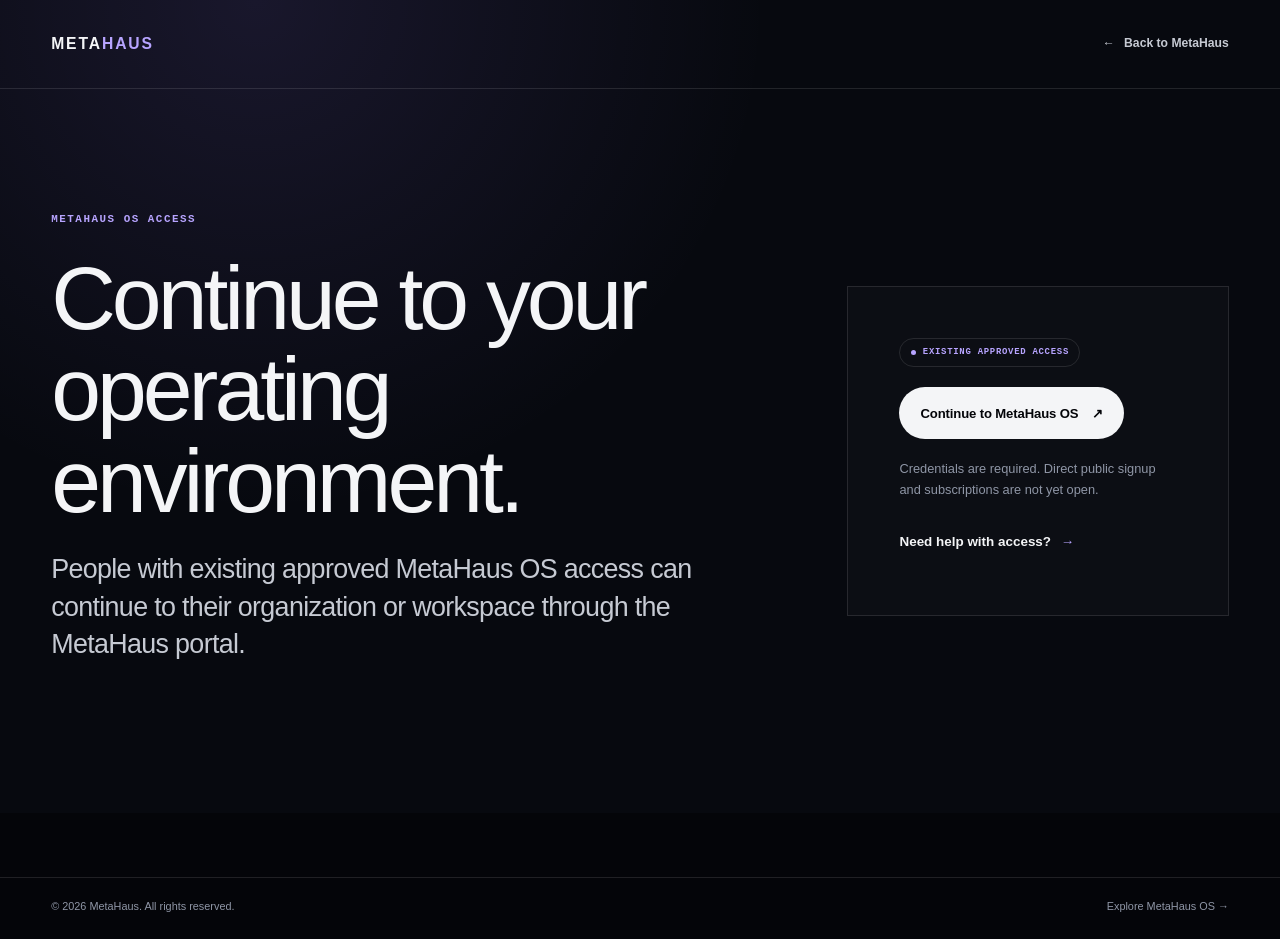
<file: login/index.html>
<!doctype html>
<html lang="en">
<head>
  <meta charset="utf-8">
  <meta name="viewport" content="width=device-width, initial-scale=1">
  <title>Log in — MetaHaus</title>
  <meta name="description" content="Continue to an existing MetaHaus OS organization or workspace with approved access through the MetaHaus portal.">
  <meta name="robots" content="noindex, follow">
  <meta name="theme-color" content="#07090f">
  <link rel="canonical" href="https://metahaus.studio/login/">
  <link rel="icon" href="../favicon.svg" type="image/svg+xml">
  <link rel="stylesheet" href="../css/styles.css">
</head>
<body class="preview-page login-page">
  <a class="skip-link" href="#main-content">Skip to login</a>
  <header class="preview-page-header">
    <nav class="preview-page-nav" aria-label="Login navigation">
      <a class="brand" href="../index.html" aria-label="MetaHaus home"><span class="brand-meta">META</span><span class="brand-haus">HAUS</span></a>
      <a class="preview-back-link" href="../index.html"><span aria-hidden="true">←</span> Back to MetaHaus</a>
    </nav>
  </header>
  <main class="login-main" id="main-content">
    <section class="section-shell login-panel" aria-labelledby="login-title">
      <div>
        <p class="preview-kicker">MetaHaus OS access</p>
        <h1 id="login-title">Continue to your operating environment.</h1>
        <p class="product-page-lead">People with existing approved MetaHaus OS access can continue to their organization or workspace through the MetaHaus portal.</p>
      </div>
      <div class="login-action-panel">
        <span class="status status-private">Existing Approved Access</span>
        <a class="button button-primary" href="https://portal.metahaus.studio/" rel="noopener noreferrer">Continue to MetaHaus OS <span aria-hidden="true">↗</span></a>
        <p>Credentials are required. Direct public signup and subscriptions are not yet open.</p>
        <a class="text-link" href="mailto:hello@metahaus.studio?subject=MetaHaus%20OS%20Access">Need help with access? <span aria-hidden="true">→</span></a>
      </div>
    </section>
  </main>
  <footer class="site-footer"><div class="section-shell footer-bottom"><span>© 2026 MetaHaus. All rights reserved.</span><a href="../os/">Explore MetaHaus OS →</a></div></footer>
</body>
</html>
</file>
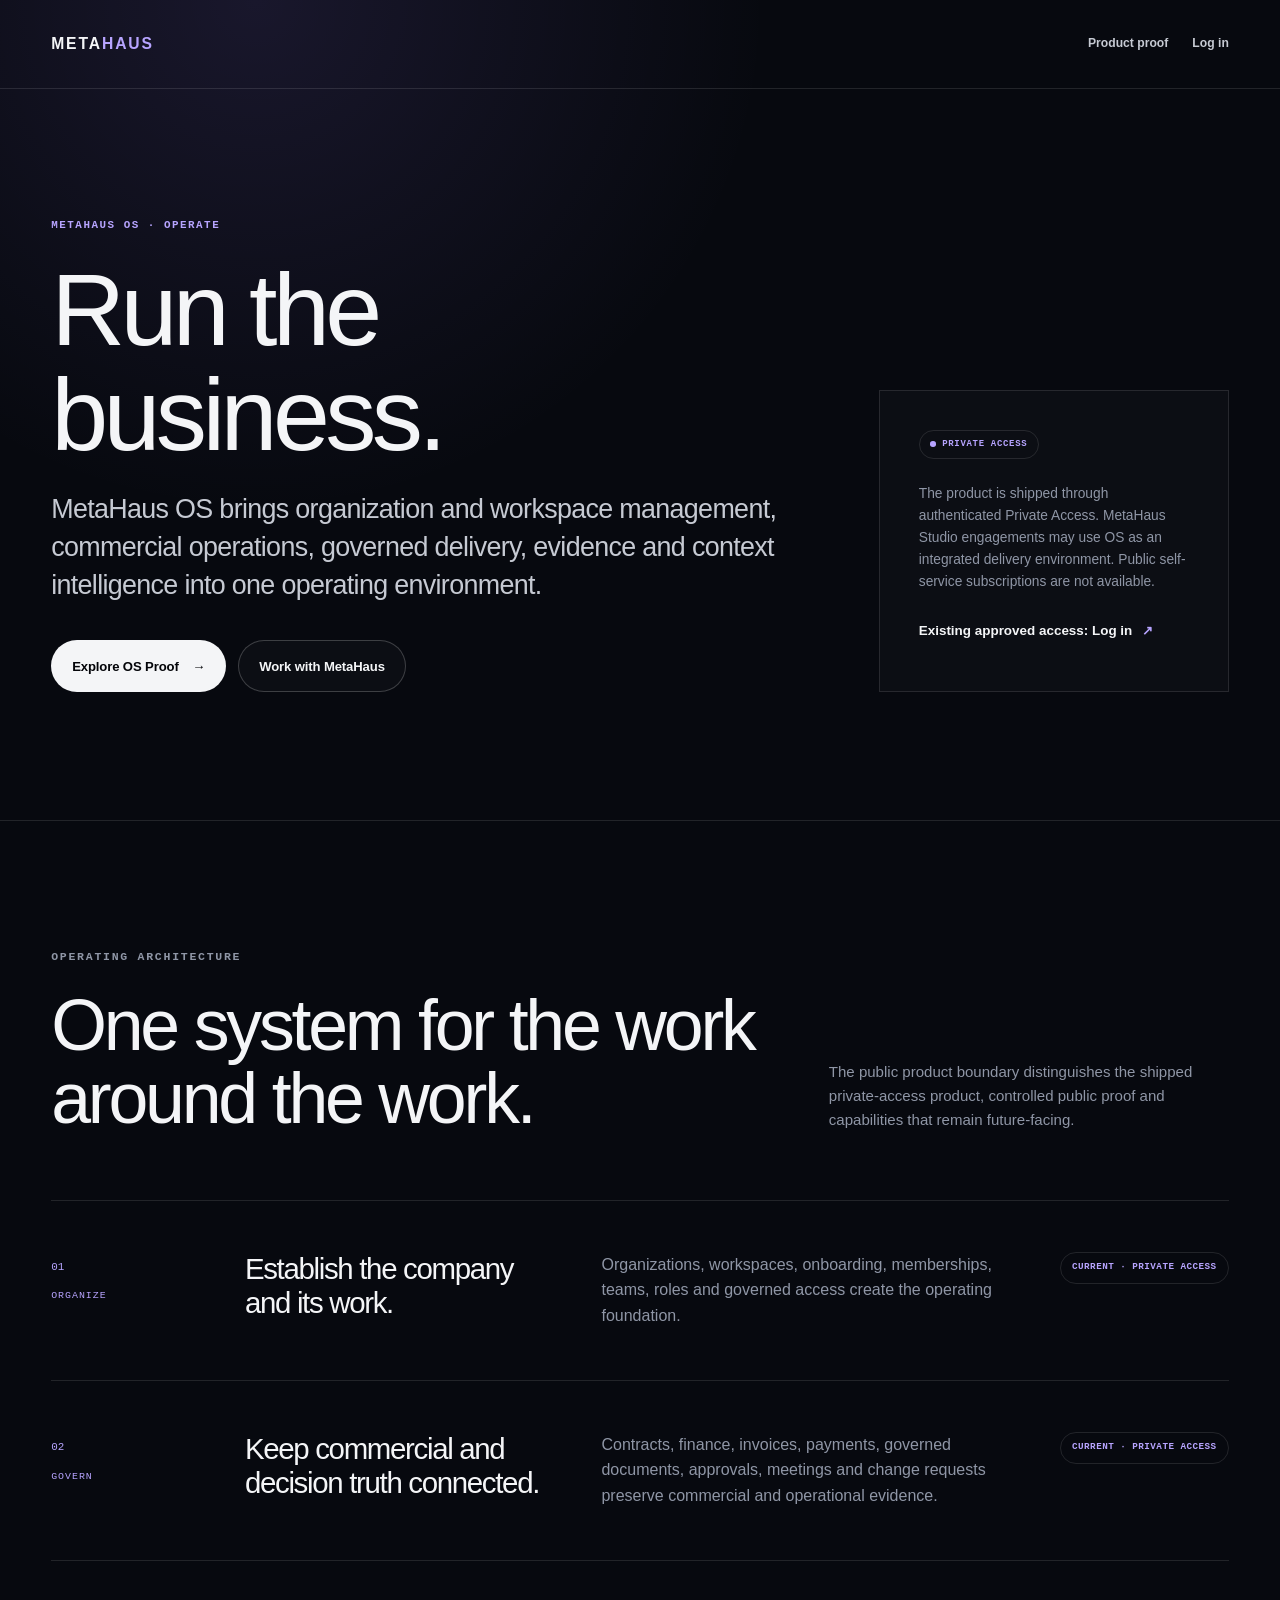
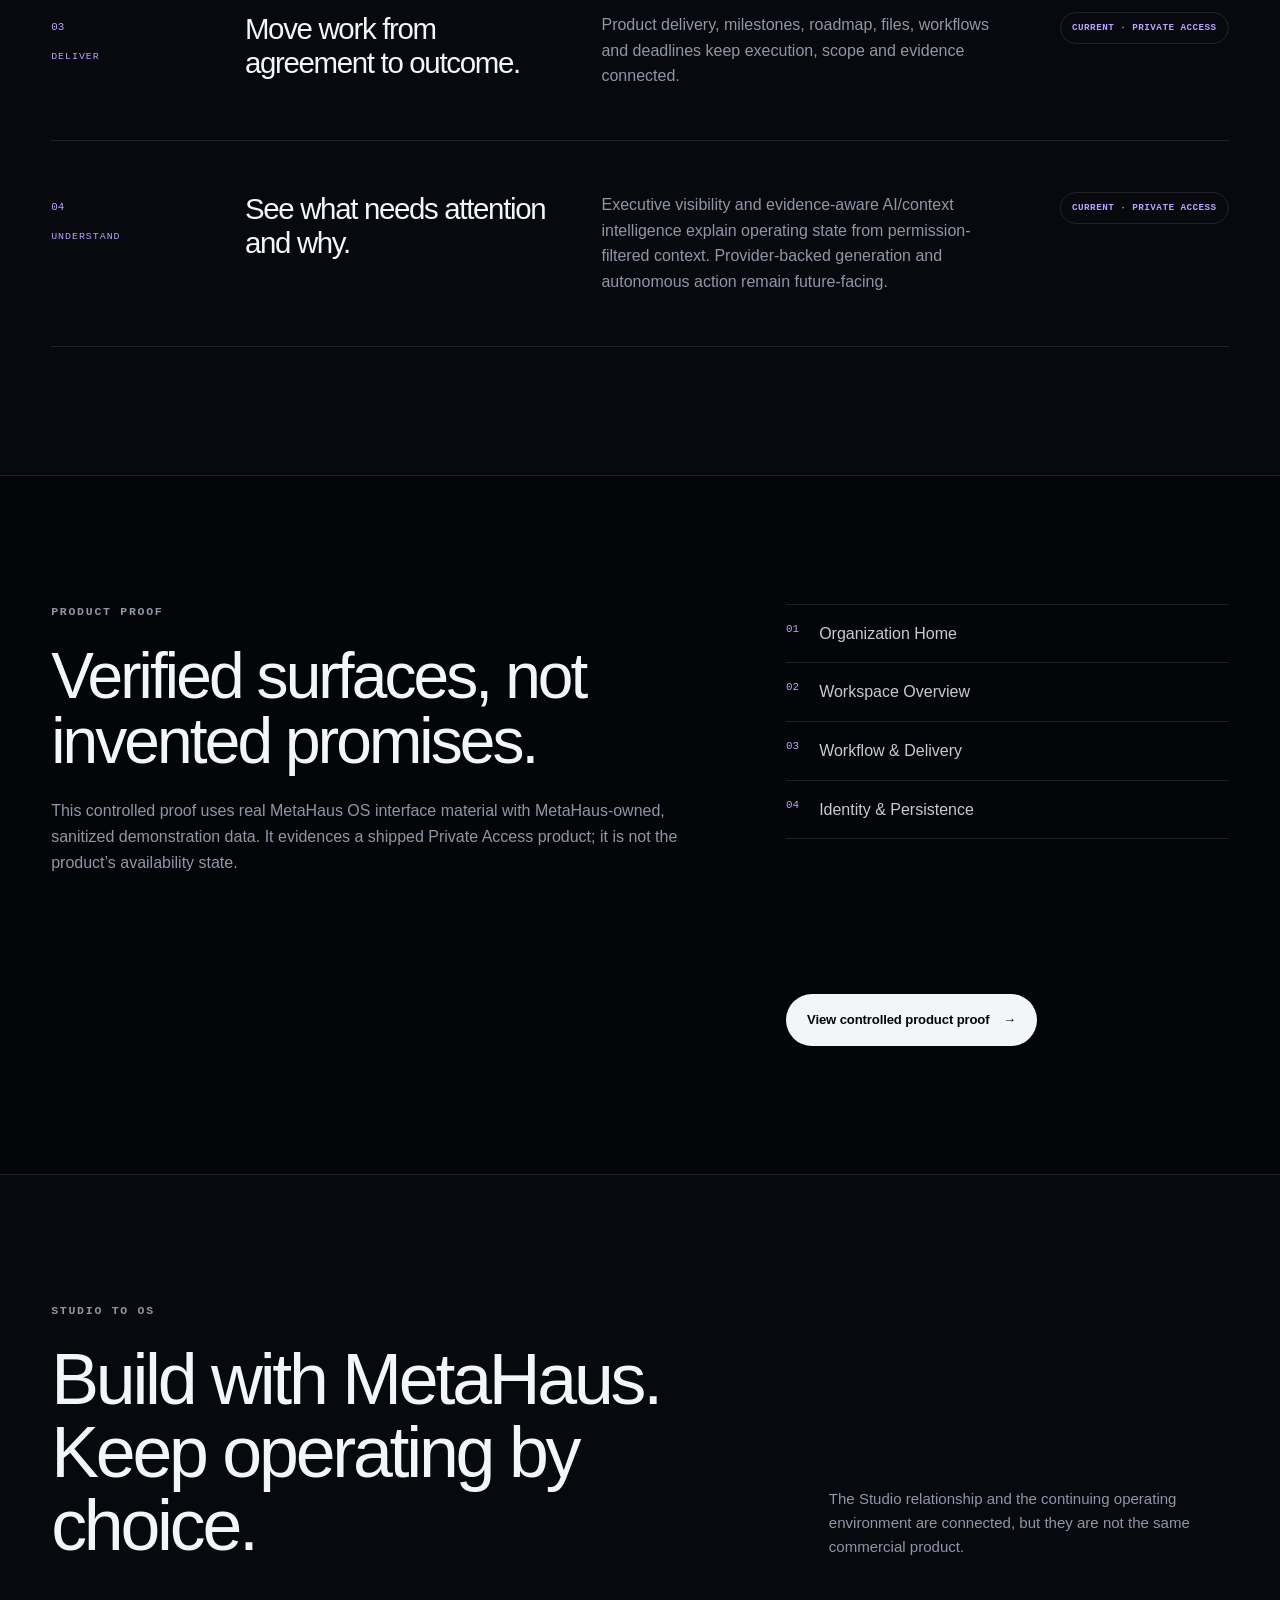
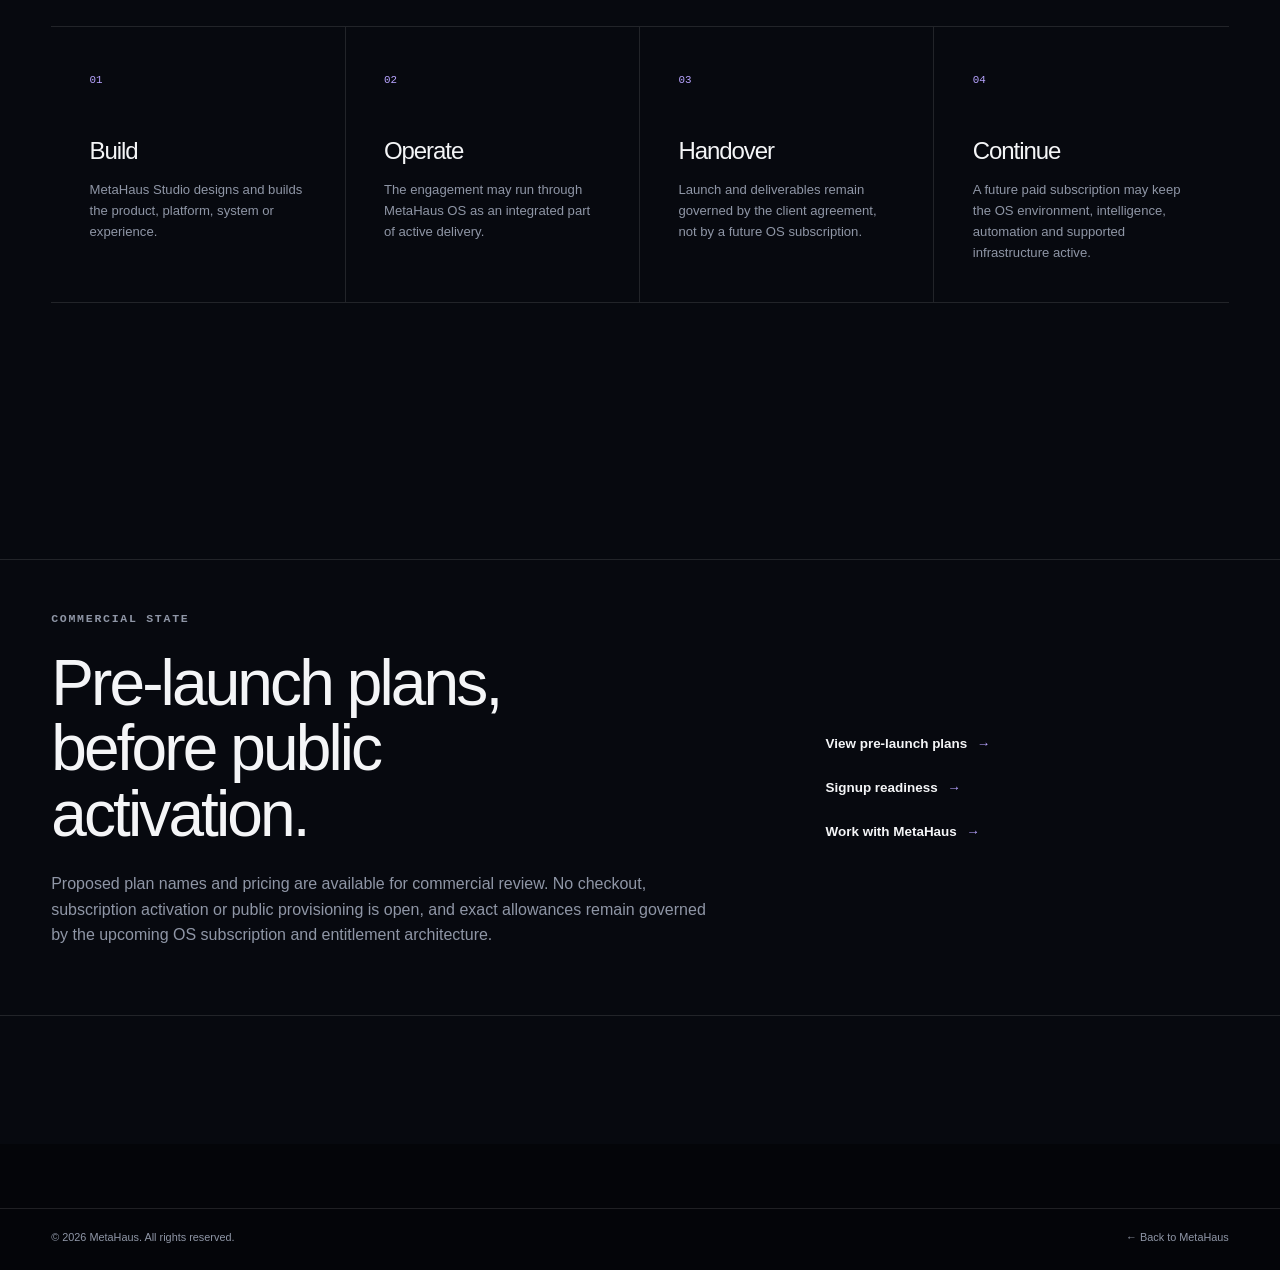
<file: os/index.html>
<!doctype html>
<html lang="en">
<head>
  <meta charset="utf-8">
  <meta name="viewport" content="width=device-width, initial-scale=1">
  <title>MetaHaus OS — Operate Your Company</title>
  <meta name="description" content="MetaHaus OS is a shipped private-access operating environment connecting organizations, commercial operations, governed delivery, evidence and context intelligence.">
  <meta name="theme-color" content="#07090f">
  <link rel="canonical" href="https://metahaus.studio/os/">
  <link rel="icon" href="../favicon.svg" type="image/svg+xml">
  <meta property="og:type" content="website">
  <meta property="og:site_name" content="MetaHaus">
  <meta property="og:title" content="MetaHaus OS — Operate Your Company">
  <meta property="og:description" content="MetaHaus OS connects organizations, commercial operations, governed delivery, evidence and context intelligence in one private-access operating environment.">
  <meta property="og:url" content="https://metahaus.studio/os/">
  <meta property="og:locale" content="en_US">
  <meta name="twitter:card" content="summary">
  <meta name="twitter:title" content="MetaHaus OS — Operate Your Company">
  <meta name="twitter:description" content="Run the business through one connected operating environment.">
  <link rel="stylesheet" href="../css/styles.css">
</head>
<body class="preview-page product-page os-product-page">
  <a class="skip-link" href="#main-content">Skip to MetaHaus OS</a>
  <header class="preview-page-header">
    <nav class="preview-page-nav" aria-label="MetaHaus OS navigation">
      <a class="brand" href="../index.html" aria-label="MetaHaus home"><span class="brand-meta">META</span><span class="brand-haus">HAUS</span></a>
      <div class="product-page-nav-links">
        <a href="../preview-os.html">Product proof</a>
        <a href="../login/">Log in</a>
      </div>
    </nav>
  </header>

  <main class="preview-page-main" id="main-content">
    <section class="product-page-hero" aria-labelledby="os-page-title">
      <div class="section-shell product-page-hero-grid">
        <div>
          <p class="preview-kicker">MetaHaus OS · Operate</p>
          <h1 id="os-page-title">Run the business.</h1>
          <p class="product-page-lead">MetaHaus OS brings organization and workspace management, commercial operations, governed delivery, evidence and context intelligence into one operating environment.</p>
          <div class="button-row">
            <a class="button button-primary" href="../preview-os.html">Explore OS Proof <span aria-hidden="true">→</span></a>
            <a class="button button-secondary" href="../index.html#contact">Work with MetaHaus</a>
          </div>
        </div>
        <aside class="product-page-status" aria-label="MetaHaus OS availability">
          <span class="status status-private">Private Access</span>
          <p>The product is shipped through authenticated Private Access. MetaHaus Studio engagements may use OS as an integrated delivery environment. Public self-service subscriptions are not available.</p>
          <a class="text-link" href="../login/">Existing approved access: Log in <span aria-hidden="true">↗</span></a>
        </aside>
      </div>
    </section>

    <section class="product-page-section" aria-labelledby="os-architecture-title">
      <div class="section-shell">
        <div class="section-heading">
          <div>
            <p class="eyebrow">Operating architecture</p>
            <h2 id="os-architecture-title">One system for the work around the work.</h2>
          </div>
          <p class="heading-note">The public product boundary distinguishes the shipped private-access product, controlled public proof and capabilities that remain future-facing.</p>
        </div>

        <div class="product-pillar-list">
          <article class="product-pillar">
            <div><span>01</span><p class="product-family">Organize</p></div>
            <h3>Establish the company and its work.</h3>
            <p>Organizations, workspaces, onboarding, memberships, teams, roles and governed access create the operating foundation.</p>
            <small class="truth-label truth-current">Current · Private Access</small>
          </article>
          <article class="product-pillar">
            <div><span>02</span><p class="product-family">Govern</p></div>
            <h3>Keep commercial and decision truth connected.</h3>
            <p>Contracts, finance, invoices, payments, governed documents, approvals, meetings and change requests preserve commercial and operational evidence.</p>
            <small class="truth-label truth-current">Current · Private Access</small>
          </article>
          <article class="product-pillar">
            <div><span>03</span><p class="product-family">Deliver</p></div>
            <h3>Move work from agreement to outcome.</h3>
            <p>Product delivery, milestones, roadmap, files, workflows and deadlines keep execution, scope and evidence connected.</p>
            <small class="truth-label truth-current">Current · Private Access</small>
          </article>
          <article class="product-pillar">
            <div><span>04</span><p class="product-family">Understand</p></div>
            <h3>See what needs attention and why.</h3>
            <p>Executive visibility and evidence-aware AI/context intelligence explain operating state from permission-filtered context. Provider-backed generation and autonomous action remain future-facing.</p>
            <small class="truth-label truth-current">Current · Private Access</small>
          </article>
        </div>
      </div>
    </section>

    <section class="product-page-section product-page-section-soft" aria-labelledby="proof-title">
      <div class="section-shell product-proof-bridge">
        <div>
          <p class="eyebrow">Product proof</p>
          <h2 id="proof-title">Verified surfaces, not invented promises.</h2>
          <p>This controlled proof uses real MetaHaus OS interface material with MetaHaus-owned, sanitized demonstration data. It evidences a shipped Private Access product; it is not the product’s availability state.</p>
        </div>
        <ol class="proof-index-list">
          <li><span>01</span>Organization Home</li>
          <li><span>02</span>Workspace Overview</li>
          <li><span>03</span>Workflow &amp; Delivery</li>
          <li><span>04</span>Identity &amp; Persistence</li>
        </ol>
        <a class="button button-primary" href="../preview-os.html">View controlled product proof <span aria-hidden="true">→</span></a>
      </div>
    </section>

    <section class="product-page-section" aria-labelledby="lifecycle-title">
      <div class="section-shell">
        <div class="section-heading">
          <div>
            <p class="eyebrow">Studio to OS</p>
            <h2 id="lifecycle-title">Build with MetaHaus. Keep operating by choice.</h2>
          </div>
          <p class="heading-note">The Studio relationship and the continuing operating environment are connected, but they are not the same commercial product.</p>
        </div>
        <div class="lifecycle-path" aria-label="MetaHaus Studio client lifecycle">
          <article><span>01</span><h3>Build</h3><p>MetaHaus Studio designs and builds the product, platform, system or experience.</p></article>
          <article><span>02</span><h3>Operate</h3><p>The engagement may run through MetaHaus OS as an integrated part of active delivery.</p></article>
          <article><span>03</span><h3>Handover</h3><p>Launch and deliverables remain governed by the client agreement, not by a future OS subscription.</p></article>
          <article><span>04</span><h3>Continue</h3><p>A future paid subscription may keep the OS environment, intelligence, automation and supported infrastructure active.</p></article>
        </div>
      </div>
    </section>

    <section class="product-page-section" aria-labelledby="commercial-state-title">
      <div class="section-shell commercial-state-panel">
        <div>
          <p class="eyebrow">Commercial state</p>
          <h2 id="commercial-state-title">Pre-launch plans, before public activation.</h2>
          <p>Proposed plan names and pricing are available for commercial review. No checkout, subscription activation or public provisioning is open, and exact allowances remain governed by the upcoming OS subscription and entitlement architecture.</p>
        </div>
        <div class="commercial-state-actions">
          <a class="text-link" href="pricing/">View pre-launch plans <span aria-hidden="true">→</span></a>
          <a class="text-link" href="signup/">Signup readiness <span aria-hidden="true">→</span></a>
          <a class="text-link" href="../index.html#contact">Work with MetaHaus <span aria-hidden="true">→</span></a>
        </div>
      </div>
    </section>
  </main>

  <footer class="site-footer">
    <div class="section-shell footer-bottom"><span>© 2026 MetaHaus. All rights reserved.</span><a href="../index.html">← Back to MetaHaus</a></div>
  </footer>
</body>
</html>
</file>
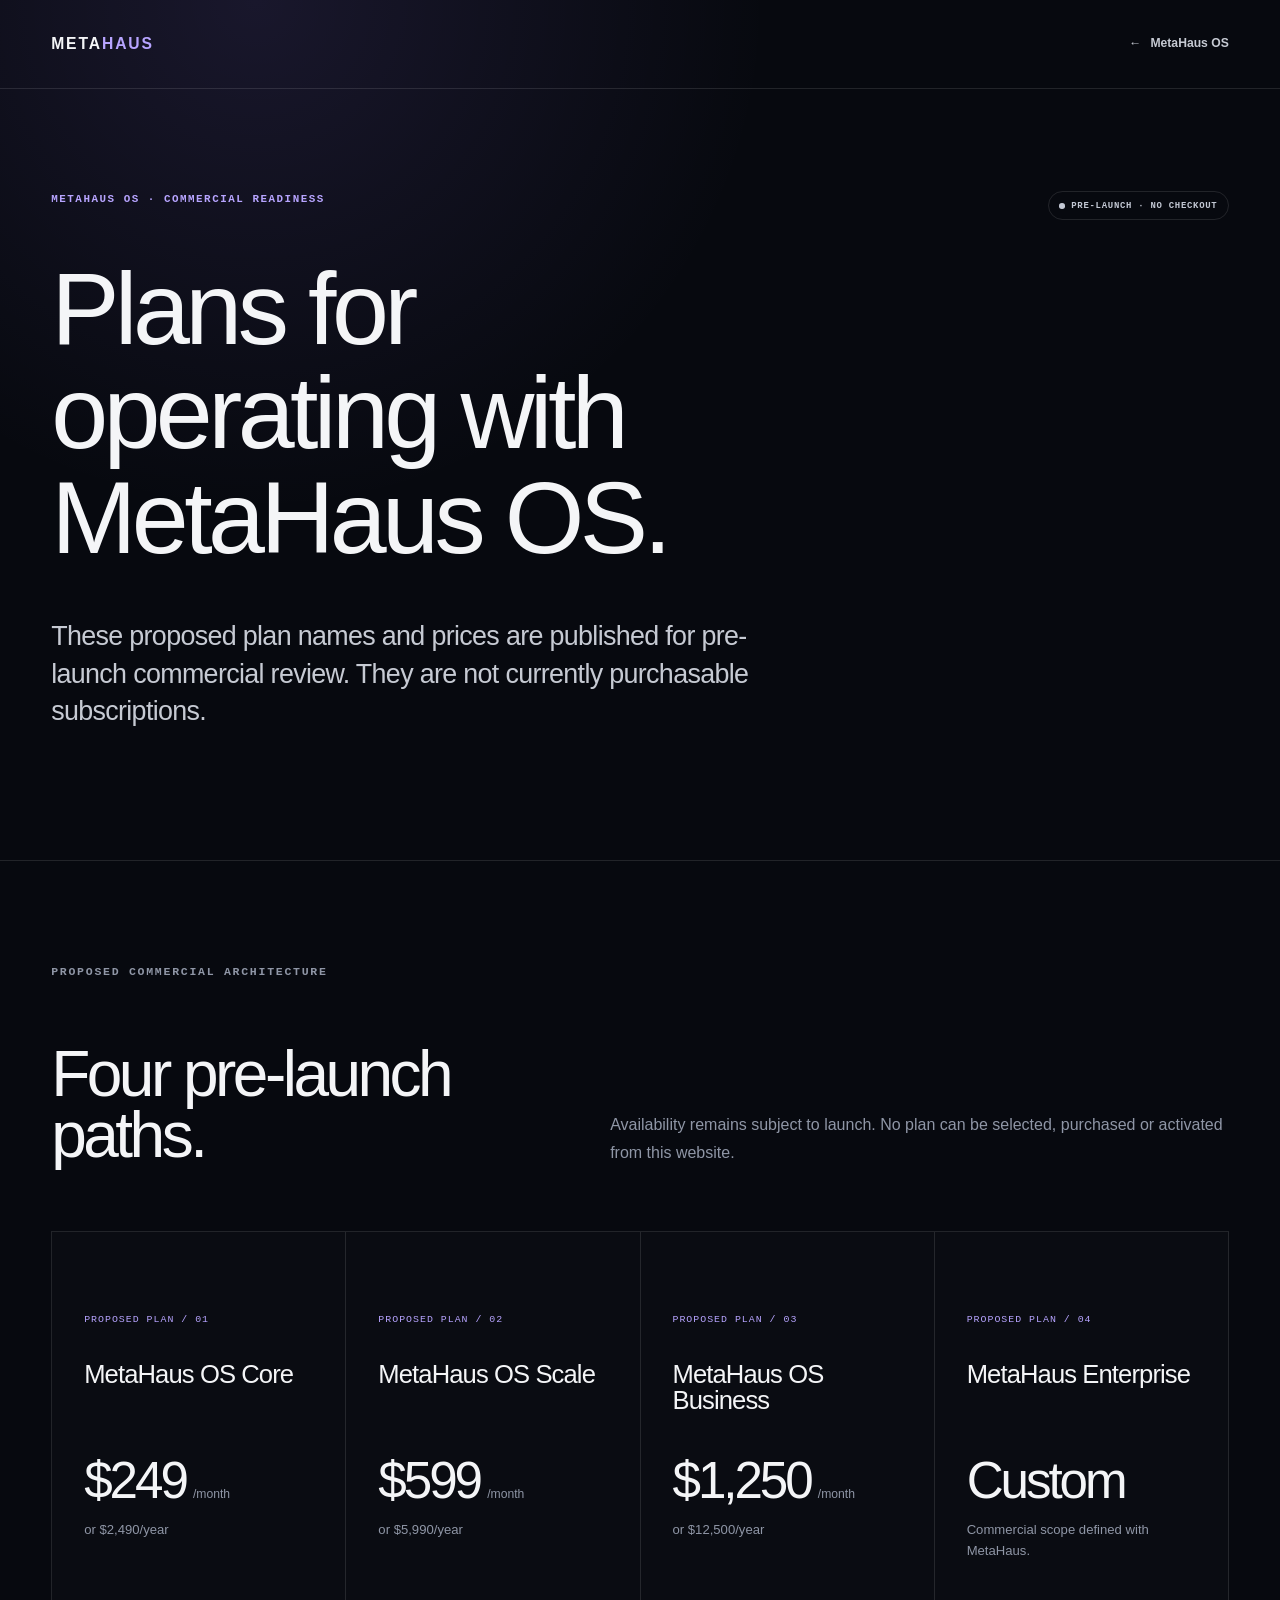
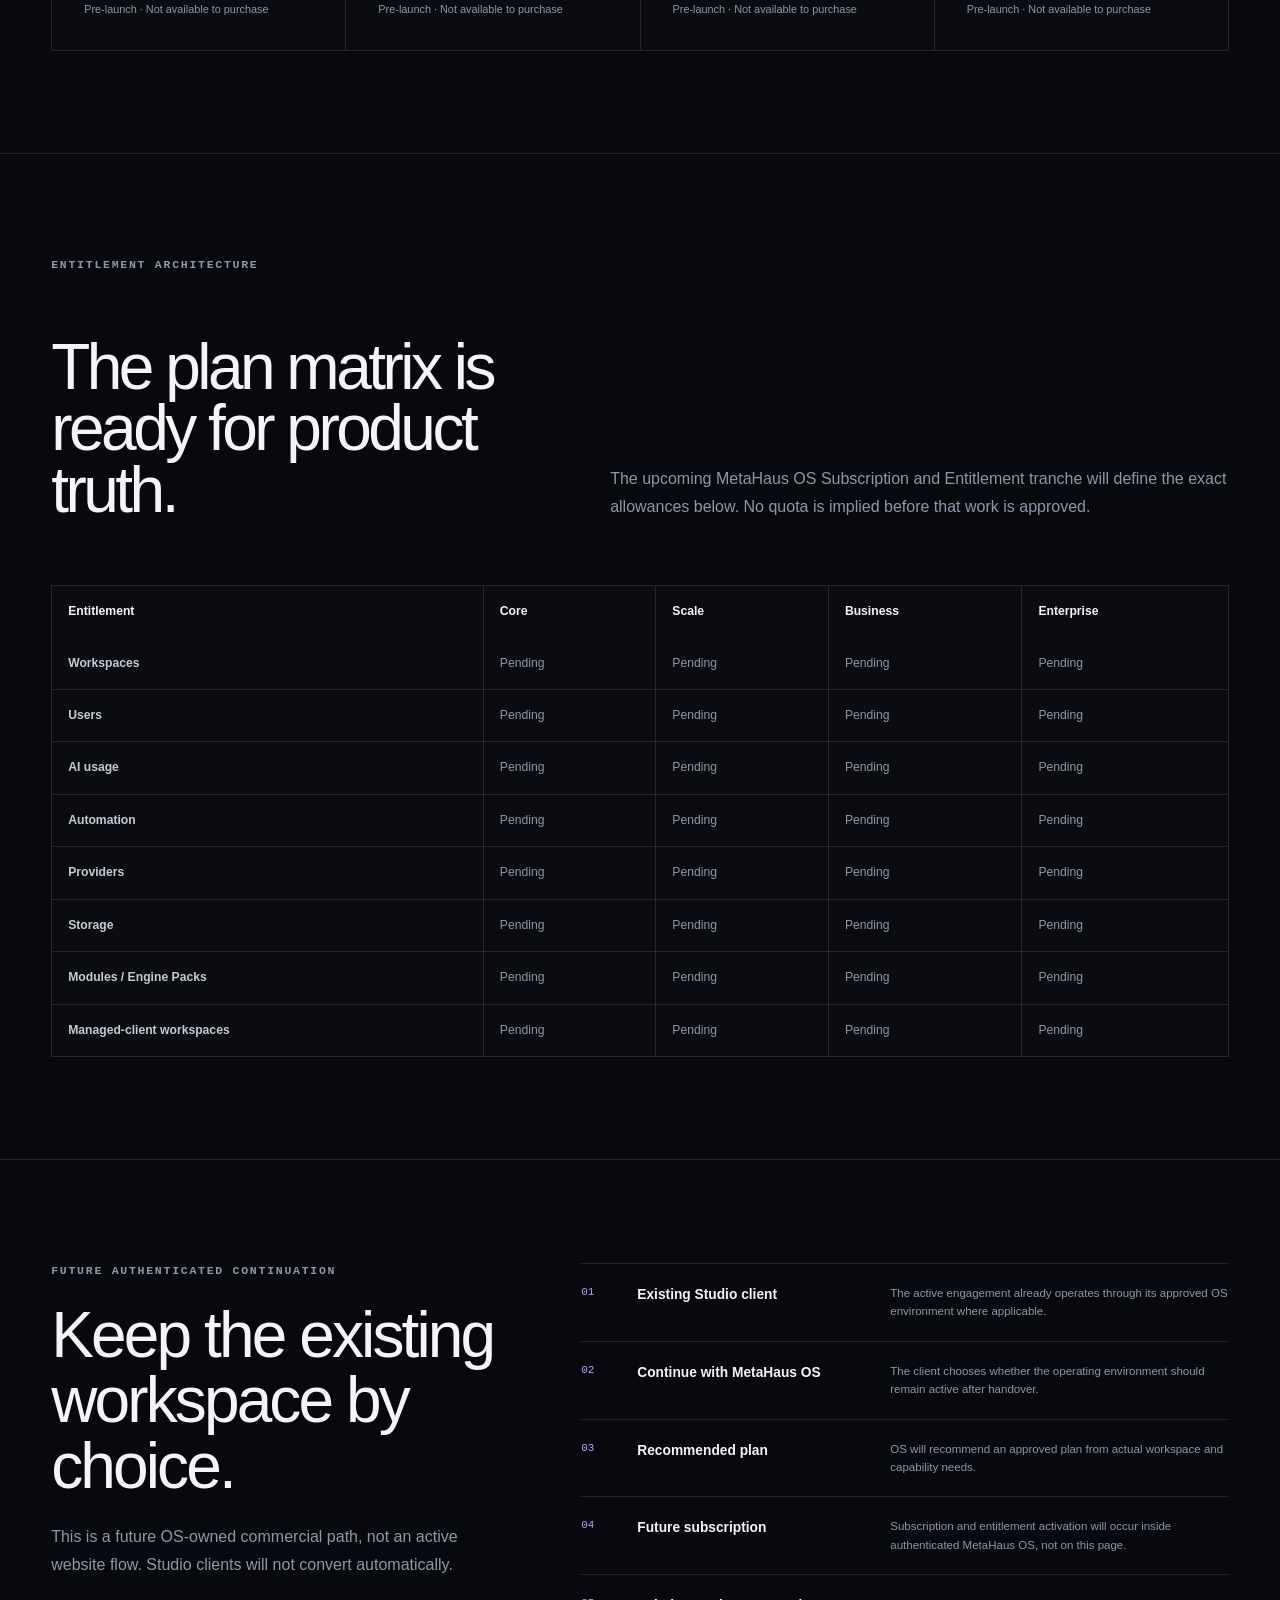
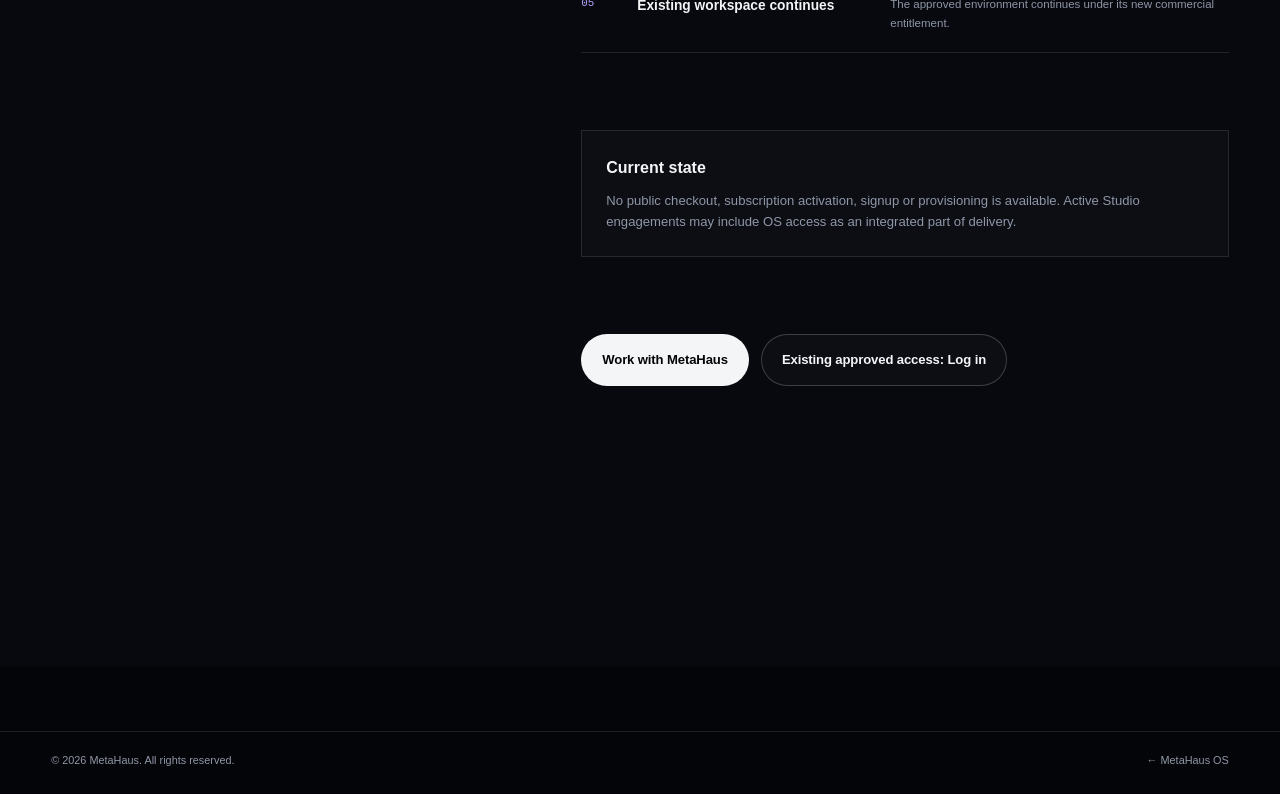
<file: os/pricing/index.html>
<!doctype html>
<html lang="en">
<head>
  <meta charset="utf-8">
  <meta name="viewport" content="width=device-width, initial-scale=1">
  <title>MetaHaus OS Plans — Pre-launch Pricing</title>
  <meta name="description" content="Proposed pre-launch MetaHaus OS plans and pricing. No plan is currently available to purchase, and exact entitlements remain subject to the OS subscription architecture.">
  <meta name="robots" content="noindex, follow">
  <meta name="theme-color" content="#07090f">
  <link rel="canonical" href="https://metahaus.studio/os/pricing/">
  <link rel="icon" href="../../favicon.svg" type="image/svg+xml">
  <link rel="stylesheet" href="../../css/styles.css">
</head>
<body class="preview-page readiness-page pricing-page">
  <a class="skip-link" href="#main-content">Skip to pricing status</a>
  <header class="preview-page-header">
    <nav class="preview-page-nav" aria-label="Pricing readiness navigation">
      <a class="brand" href="../../index.html" aria-label="MetaHaus home"><span class="brand-meta">META</span><span class="brand-haus">HAUS</span></a>
      <a class="preview-back-link" href="../"><span aria-hidden="true">←</span> MetaHaus OS</a>
    </nav>
  </header>
  <main class="readiness-main" id="main-content">
    <section class="section-shell readiness-hero" aria-labelledby="pricing-title">
      <p class="preview-kicker">MetaHaus OS · Commercial readiness</p>
      <span class="status status-development">Pre-launch · No checkout</span>
      <h1 id="pricing-title">Plans for operating with MetaHaus OS.</h1>
      <p class="product-page-lead">These proposed plan names and prices are published for pre-launch commercial review. They are not currently purchasable subscriptions.</p>
    </section>
    <section class="section-shell pricing-plans-section" aria-labelledby="plans-title">
      <div class="pricing-section-heading">
        <p class="eyebrow">Proposed commercial architecture</p>
        <h2 id="plans-title">Four pre-launch paths.</h2>
        <p>Availability remains subject to launch. No plan can be selected, purchased or activated from this website.</p>
      </div>
      <div class="pricing-plan-grid">
        <article class="pricing-plan-card">
          <p class="product-family">Proposed plan / 01</p>
          <h3>MetaHaus OS Core</h3>
          <p class="pricing-plan-price"><strong>$249</strong><span>/month</span></p>
          <p class="pricing-plan-annual">or $2,490/year</p>
          <small>Pre-launch · Not available to purchase</small>
        </article>
        <article class="pricing-plan-card">
          <p class="product-family">Proposed plan / 02</p>
          <h3>MetaHaus OS Scale</h3>
          <p class="pricing-plan-price"><strong>$599</strong><span>/month</span></p>
          <p class="pricing-plan-annual">or $5,990/year</p>
          <small>Pre-launch · Not available to purchase</small>
        </article>
        <article class="pricing-plan-card">
          <p class="product-family">Proposed plan / 03</p>
          <h3>MetaHaus OS Business</h3>
          <p class="pricing-plan-price"><strong>$1,250</strong><span>/month</span></p>
          <p class="pricing-plan-annual">or $12,500/year</p>
          <small>Pre-launch · Not available to purchase</small>
        </article>
        <article class="pricing-plan-card">
          <p class="product-family">Proposed plan / 04</p>
          <h3>MetaHaus Enterprise</h3>
          <p class="pricing-plan-price"><strong>Custom</strong></p>
          <p class="pricing-plan-annual">Commercial scope defined with MetaHaus.</p>
          <small>Pre-launch · Not available to purchase</small>
        </article>
      </div>
    </section>

    <section class="section-shell pricing-entitlements-section" aria-labelledby="entitlements-title">
      <div class="pricing-section-heading">
        <p class="eyebrow">Entitlement architecture</p>
        <h2 id="entitlements-title">The plan matrix is ready for product truth.</h2>
        <p>The upcoming MetaHaus OS Subscription and Entitlement tranche will define the exact allowances below. No quota is implied before that work is approved.</p>
      </div>
      <div class="pricing-matrix-scroll" tabindex="0" role="region" aria-label="Proposed MetaHaus OS plan entitlement matrix">
        <table class="pricing-matrix">
          <thead><tr><th scope="col">Entitlement</th><th scope="col">Core</th><th scope="col">Scale</th><th scope="col">Business</th><th scope="col">Enterprise</th></tr></thead>
          <tbody>
            <tr><th scope="row">Workspaces</th><td>Pending</td><td>Pending</td><td>Pending</td><td>Pending</td></tr>
            <tr><th scope="row">Users</th><td>Pending</td><td>Pending</td><td>Pending</td><td>Pending</td></tr>
            <tr><th scope="row">AI usage</th><td>Pending</td><td>Pending</td><td>Pending</td><td>Pending</td></tr>
            <tr><th scope="row">Automation</th><td>Pending</td><td>Pending</td><td>Pending</td><td>Pending</td></tr>
            <tr><th scope="row">Providers</th><td>Pending</td><td>Pending</td><td>Pending</td><td>Pending</td></tr>
            <tr><th scope="row">Storage</th><td>Pending</td><td>Pending</td><td>Pending</td><td>Pending</td></tr>
            <tr><th scope="row">Modules / Engine Packs</th><td>Pending</td><td>Pending</td><td>Pending</td><td>Pending</td></tr>
            <tr><th scope="row">Managed-client workspaces</th><td>Pending</td><td>Pending</td><td>Pending</td><td>Pending</td></tr>
          </tbody>
        </table>
      </div>
    </section>

    <section class="section-shell readiness-details pricing-continuation" aria-labelledby="continuation-title">
      <div>
        <p class="eyebrow">Future authenticated continuation</p>
        <h2 id="continuation-title">Keep the existing workspace by choice.</h2>
        <p class="pricing-section-note">This is a future OS-owned commercial path, not an active website flow. Studio clients will not convert automatically.</p>
      </div>
      <ol class="future-route" aria-label="Future Studio client MetaHaus OS continuation path">
        <li><span>01</span><strong>Existing Studio client</strong><small>The active engagement already operates through its approved OS environment where applicable.</small></li>
        <li><span>02</span><strong>Continue with MetaHaus OS</strong><small>The client chooses whether the operating environment should remain active after handover.</small></li>
        <li><span>03</span><strong>Recommended plan</strong><small>OS will recommend an approved plan from actual workspace and capability needs.</small></li>
        <li><span>04</span><strong>Future subscription</strong><small>Subscription and entitlement activation will occur inside authenticated MetaHaus OS, not on this page.</small></li>
        <li><span>05</span><strong>Existing workspace continues</strong><small>The approved environment continues under its new commercial entitlement.</small></li>
      </ol>
      <aside class="readiness-boundary">
        <strong>Current state</strong>
        <p>No public checkout, subscription activation, signup or provisioning is available. Active Studio engagements may include OS access as an integrated part of delivery.</p>
      </aside>
      <div class="button-row">
        <a class="button button-primary" href="../../index.html#contact">Work with MetaHaus</a>
        <a class="button button-secondary" href="../../login/">Existing approved access: Log in</a>
      </div>
    </section>
  </main>
  <footer class="site-footer"><div class="section-shell footer-bottom"><span>© 2026 MetaHaus. All rights reserved.</span><a href="../">← MetaHaus OS</a></div></footer>
</body>
</html>
</file>
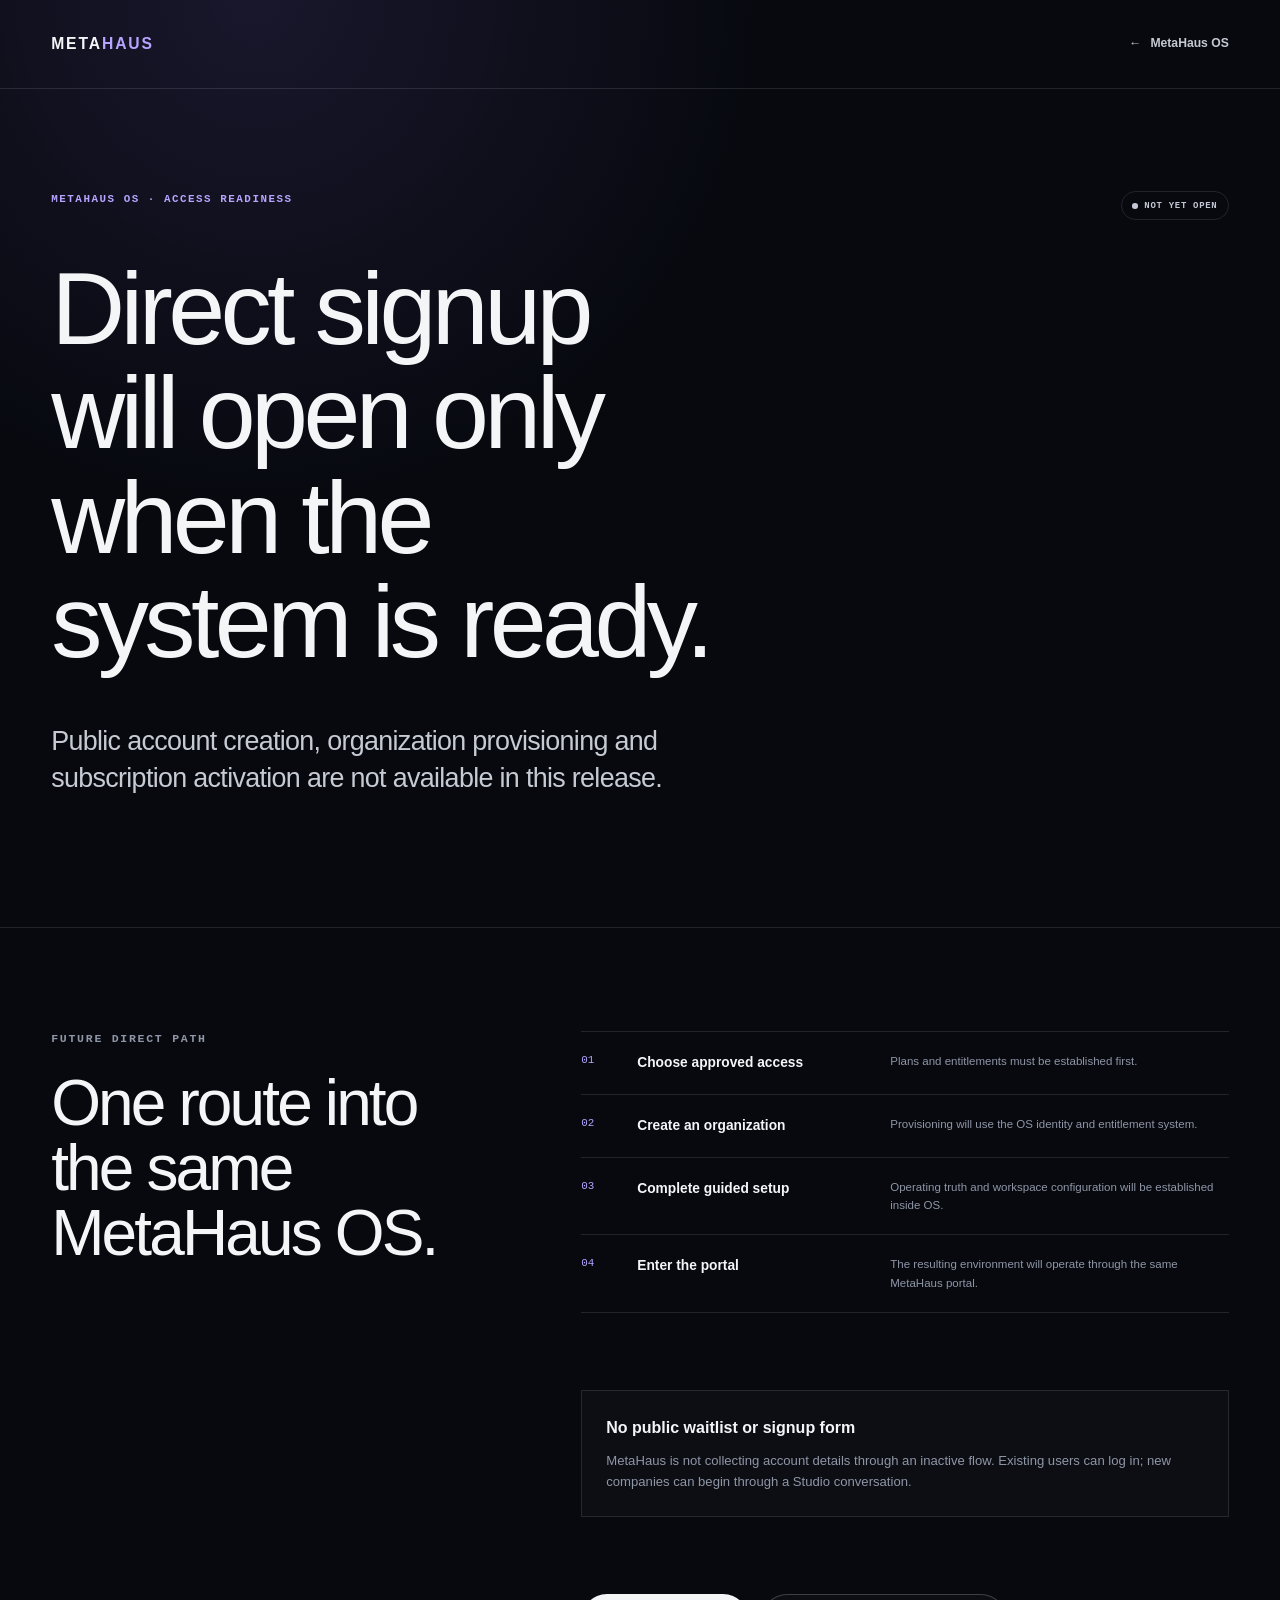
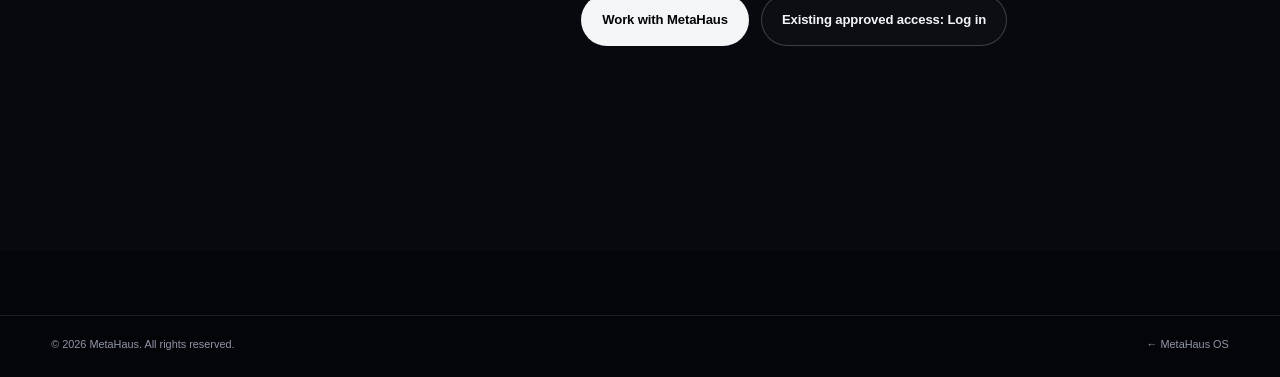
<file: os/signup/index.html>
<!doctype html>
<html lang="en">
<head>
  <meta charset="utf-8">
  <meta name="viewport" content="width=device-width, initial-scale=1">
  <title>MetaHaus OS Signup — Not Yet Open</title>
  <meta name="description" content="Direct MetaHaus OS signup is not yet open. People with existing approved access can continue to the MetaHaus portal, and companies can work with MetaHaus Studio.">
  <meta name="robots" content="noindex, follow">
  <meta name="theme-color" content="#07090f">
  <link rel="canonical" href="https://metahaus.studio/os/signup/">
  <link rel="icon" href="../../favicon.svg" type="image/svg+xml">
  <link rel="stylesheet" href="../../css/styles.css">
</head>
<body class="preview-page readiness-page">
  <a class="skip-link" href="#main-content">Skip to signup status</a>
  <header class="preview-page-header">
    <nav class="preview-page-nav" aria-label="Signup readiness navigation">
      <a class="brand" href="../../index.html" aria-label="MetaHaus home"><span class="brand-meta">META</span><span class="brand-haus">HAUS</span></a>
      <a class="preview-back-link" href="../"><span aria-hidden="true">←</span> MetaHaus OS</a>
    </nav>
  </header>
  <main class="readiness-main" id="main-content">
    <section class="section-shell readiness-hero" aria-labelledby="signup-title">
      <p class="preview-kicker">MetaHaus OS · Access readiness</p>
      <span class="status status-development">Not Yet Open</span>
      <h1 id="signup-title">Direct signup will open only when the system is ready.</h1>
      <p class="product-page-lead">Public account creation, organization provisioning and subscription activation are not available in this release.</p>
    </section>
    <section class="section-shell readiness-details" aria-labelledby="future-path-title">
      <div>
        <p class="eyebrow">Future direct path</p>
        <h2 id="future-path-title">One route into the same MetaHaus OS.</h2>
      </div>
      <ol class="future-route" aria-label="Future direct MetaHaus OS signup path">
        <li><span>01</span><strong>Choose approved access</strong><small>Plans and entitlements must be established first.</small></li>
        <li><span>02</span><strong>Create an organization</strong><small>Provisioning will use the OS identity and entitlement system.</small></li>
        <li><span>03</span><strong>Complete guided setup</strong><small>Operating truth and workspace configuration will be established inside OS.</small></li>
        <li><span>04</span><strong>Enter the portal</strong><small>The resulting environment will operate through the same MetaHaus portal.</small></li>
      </ol>
      <aside class="readiness-boundary">
        <strong>No public waitlist or signup form</strong>
        <p>MetaHaus is not collecting account details through an inactive flow. Existing users can log in; new companies can begin through a Studio conversation.</p>
      </aside>
      <div class="button-row">
        <a class="button button-primary" href="../../index.html#contact">Work with MetaHaus</a>
        <a class="button button-secondary" href="../../login/">Existing approved access: Log in</a>
      </div>
    </section>
  </main>
  <footer class="site-footer"><div class="section-shell footer-bottom"><span>© 2026 MetaHaus. All rights reserved.</span><a href="../">← MetaHaus OS</a></div></footer>
</body>
</html>
</file>
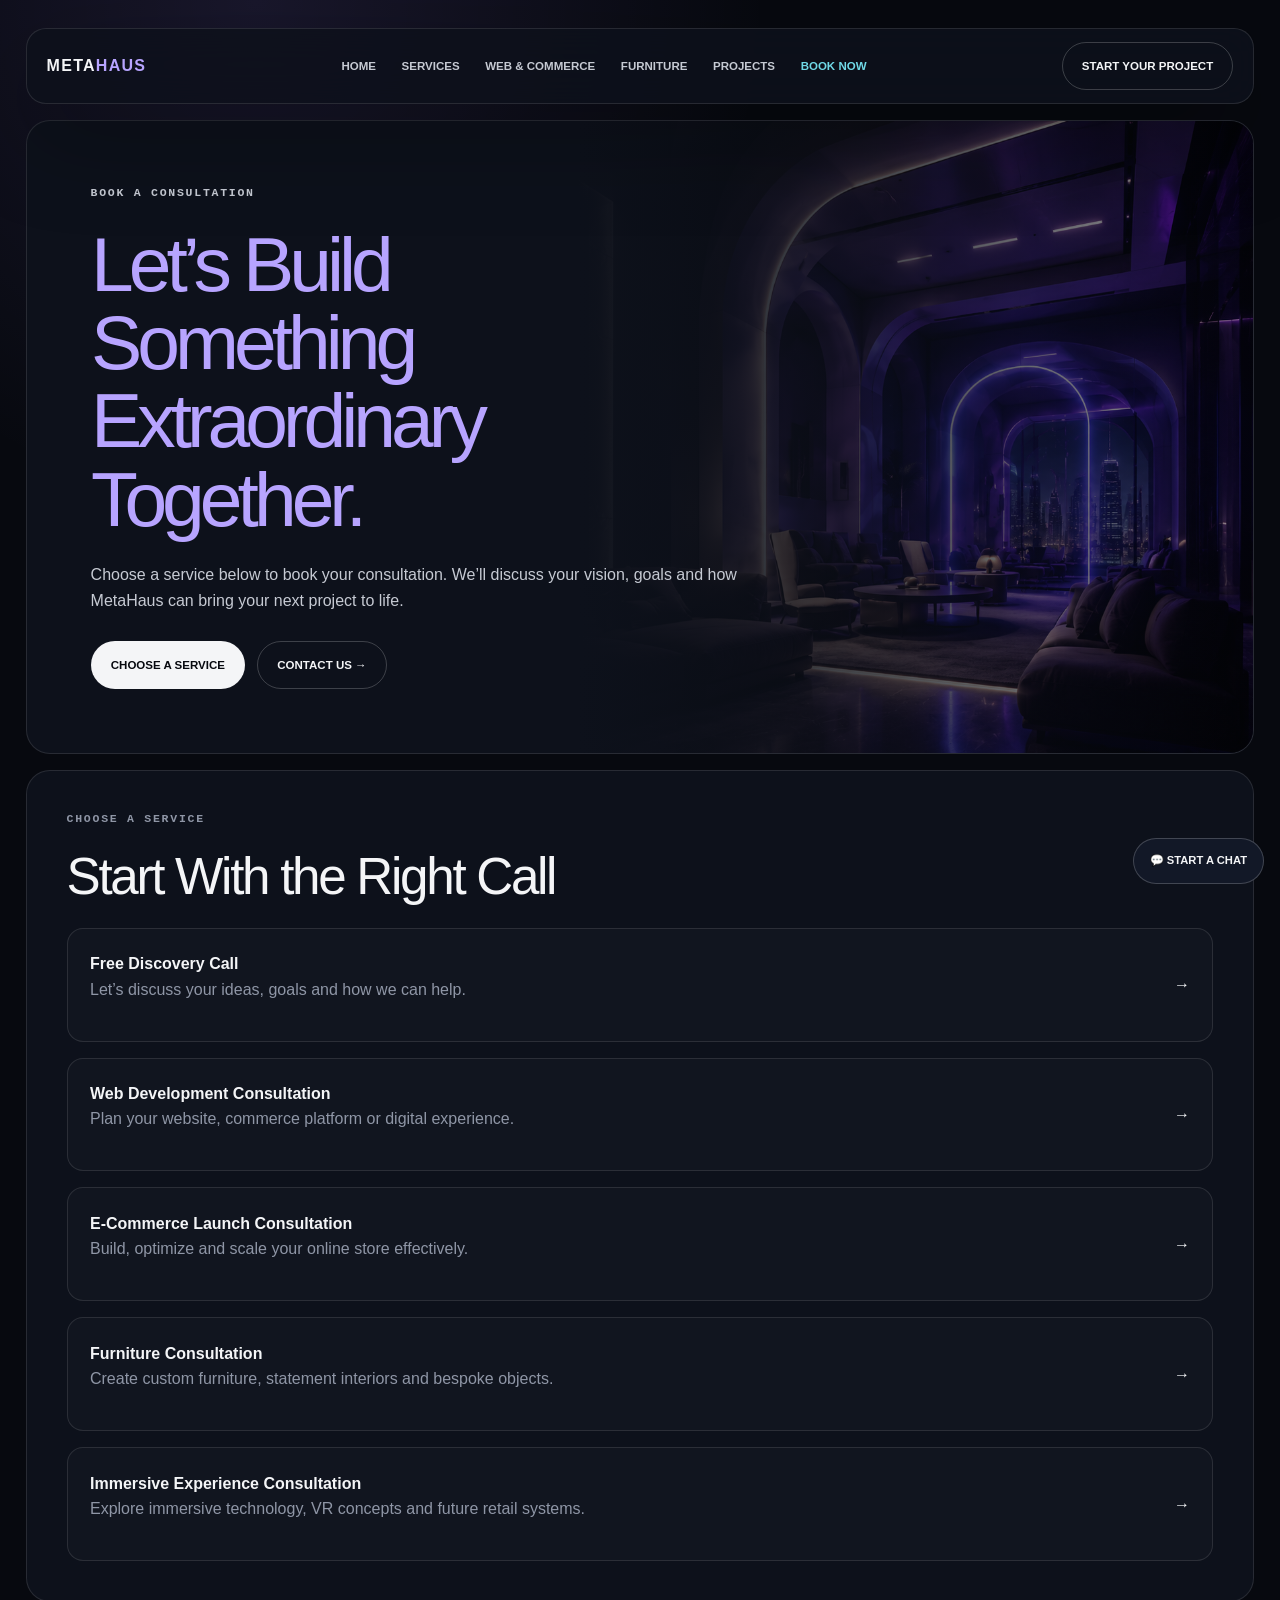
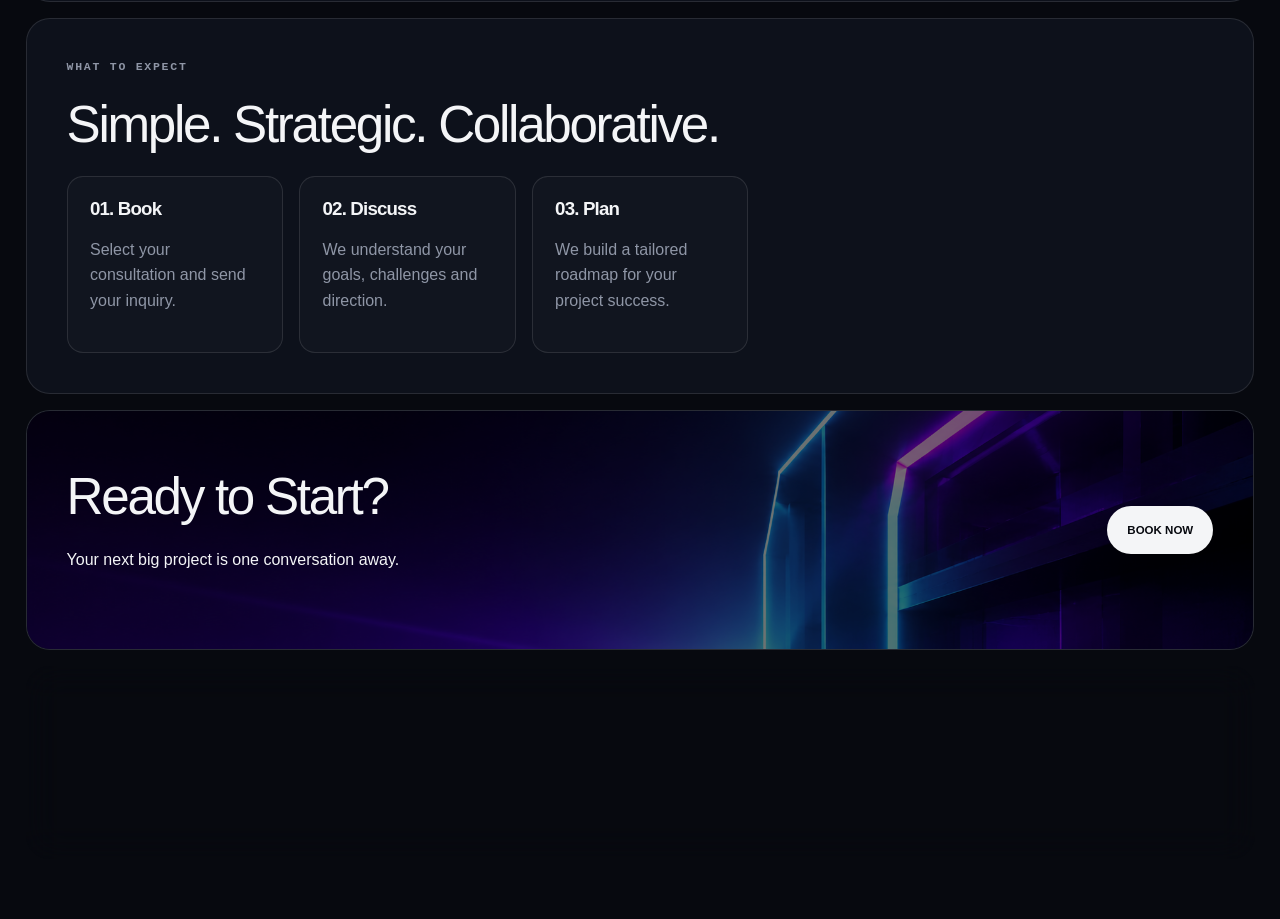
<file: book-online.html>
<!doctype html>
<html lang="en">
<head>
  <meta charset="utf-8"/>
  <meta name="viewport" content="width=device-width, initial-scale=1"/>
  <meta name="robots" content="noindex, follow"/>
  <title>Book Now — MetaHaus</title>
  <link rel="stylesheet" href="css/styles.css"/>
</head>

<body>
  <div class="site-shell">

    <header class="nav glass">
      <a class="logo" href="index.html">META<span>HAUS</span></a>

      <button class="nav-toggle" aria-label="Open menu">☰</button>

      <nav class="nav-links">
        <a href="index.html">Home</a>
        <a href="services.html">Services</a>
        <a href="web-commerce.html">Web & Commerce</a>
        <a href="furniture.html">Furniture</a>
        <a href="projects.html">Projects</a>
        <a class="active" href="book-online.html">Book Now</a>
      </nav>

      <a class="btn btn-outline" href="book-online.html">Start Your Project</a>
    </header>

    <main>

      <section class="hero page-hero split-hero reveal">
        <div class="hero-copy">
          <p class="eyebrow">Book a Consultation</p>

          <h1>
            Let’s Build Something
            <span>Extraordinary</span>
            Together.
          </h1>

          <p>
            Choose a service below to book your consultation.
            We’ll discuss your vision, goals and how MetaHaus
            can bring your next project to life.
          </p>

          <div class="actions">
            <a class="btn btn-primary" href="#consultations">Choose a Service</a>
            <a class="btn btn-ghost" href="mailto:hello@metahaus.studio">Contact Us →</a>
          </div>
        </div>

        <div class="hero-visual hero-image">
  <div class="hero-glow"></div>

  <img
    src="assets/images/booknow-hero.png"
    alt="MetaHaus consultation lounge"
  >
</div>
      </section>

      <section id="consultations" class="panel reveal">
        <p class="eyebrow">Choose a Service</p>

        <h2>Start With the Right Call</h2>

        <div class="booking-list">

          <a class="booking-card" href="mailto:hello@metahaus.studio?subject=Free Discovery Call">
            <div>
              <strong>Free Discovery Call</strong>
              <p>Let’s discuss your ideas, goals and how we can help.</p>
            </div>
            <span>→</span>
          </a>

          <a class="booking-card" href="mailto:hello@metahaus.studio?subject=Web Development Consultation">
            <div>
              <strong>Web Development Consultation</strong>
              <p>Plan your website, commerce platform or digital experience.</p>
            </div>
            <span>→</span>
          </a>

          <a class="booking-card" href="mailto:hello@metahaus.studio?subject=E-Commerce Launch Consultation">
            <div>
              <strong>E-Commerce Launch Consultation</strong>
              <p>Build, optimize and scale your online store effectively.</p>
            </div>
            <span>→</span>
          </a>

          <a class="booking-card" href="mailto:hello@metahaus.studio?subject=Furniture Consultation">
            <div>
              <strong>Furniture Consultation</strong>
              <p>Create custom furniture, statement interiors and bespoke objects.</p>
            </div>
            <span>→</span>
          </a>

          <a class="booking-card" href="mailto:hello@metahaus.studio?subject=Immersive Experience Consultation">
            <div>
              <strong>Immersive Experience Consultation</strong>
              <p>Explore immersive technology, VR concepts and future retail systems.</p>
            </div>
            <span>→</span>
          </a>

        </div>
      </section>

      <section class="panel reveal">
        <p class="eyebrow">What to Expect</p>

        <h2>Simple. Strategic. Collaborative.</h2>

        <div class="process-grid booking-steps">

          <article class="mini-card">
            <h3>01. Book</h3>
            <p>Select your consultation and send your inquiry.</p>
          </article>

          <article class="mini-card">
            <h3>02. Discuss</h3>
            <p>We understand your goals, challenges and direction.</p>
          </article>

          <article class="mini-card">
            <h3>03. Plan</h3>
            <p>We build a tailored roadmap for your project success.</p>
          </article>

        </div>
      </section>

      <section class="cta-band reveal cta-services">

        <div class="cta-content">
          <h2>Ready to Start?</h2>
          <p>Your next big project is one conversation away.</p>
        </div>

        <div class="cta-image">
          <img src="assets/images/bottom-image-services.png" alt="MetaHaus consultation CTA">
        </div>

        <a class="btn btn-primary" href="mailto:hello@metahaus.studio">
          Book Now
        </a>

      </section>

    </main>

    <footer class="footer glass">

      <div>
        <a class="logo" href="index.html">META<span>HAUS</span></a>

        <p>
          Designing immersive commerce and future-ready experiences.
        </p>

        <div class="socials">
          <a href="#">◎</a>
          <a href="#">in</a>
          <a href="#">Be</a>
          <a href="#">✉</a>
          <a href="#">▣</a>
        </div>
      </div>

      <div>
        <h4>Company</h4>
        <a href="services.html">About Us</a>
        <a href="services.html">Our Process</a>
        <a href="book-online.html">Careers</a>
      </div>

      <div>
        <h4>Services</h4>
        <a href="web-commerce.html">Web Development</a>
        <a href="web-commerce.html">E-Commerce</a>
        <a href="services.html">Branding</a>
        <a href="services.html">Digital Experiences</a>
        <a href="services.html">AI Workflows</a>
      </div>

      <div>
        <h4>Resources</h4>
        <a href="projects.html">Portfolio</a>
        <a href="projects.html">Case Studies</a>
        <a href="#">Blog</a>
        <a href="#">FAQ</a>
      </div>

      <div>
        <h4>Let’s Connect</h4>
        <a href="mailto:hello@metahaus.studio">✉ hello@metahaus.studio</a>
        <a href="tel:+35799123456">☎ +357 99 123456</a>
        <span>⌾ Cyprus, Europe</span>
        <span>◌ Working Worldwide</span>
      </div>

    </footer>

  </div>
<a
  class="whatsapp-float"
  href="https://wa.me/971585983641?text=Hi%20MetaHaus%2C%20I%27m%20interested%20in%20the%20launch%20offer."
  target="_blank"
  rel="noopener"
>
  💬 START A CHAT
</a>
  <script src="js/main.js"></script>
</body>
</html>
</file>
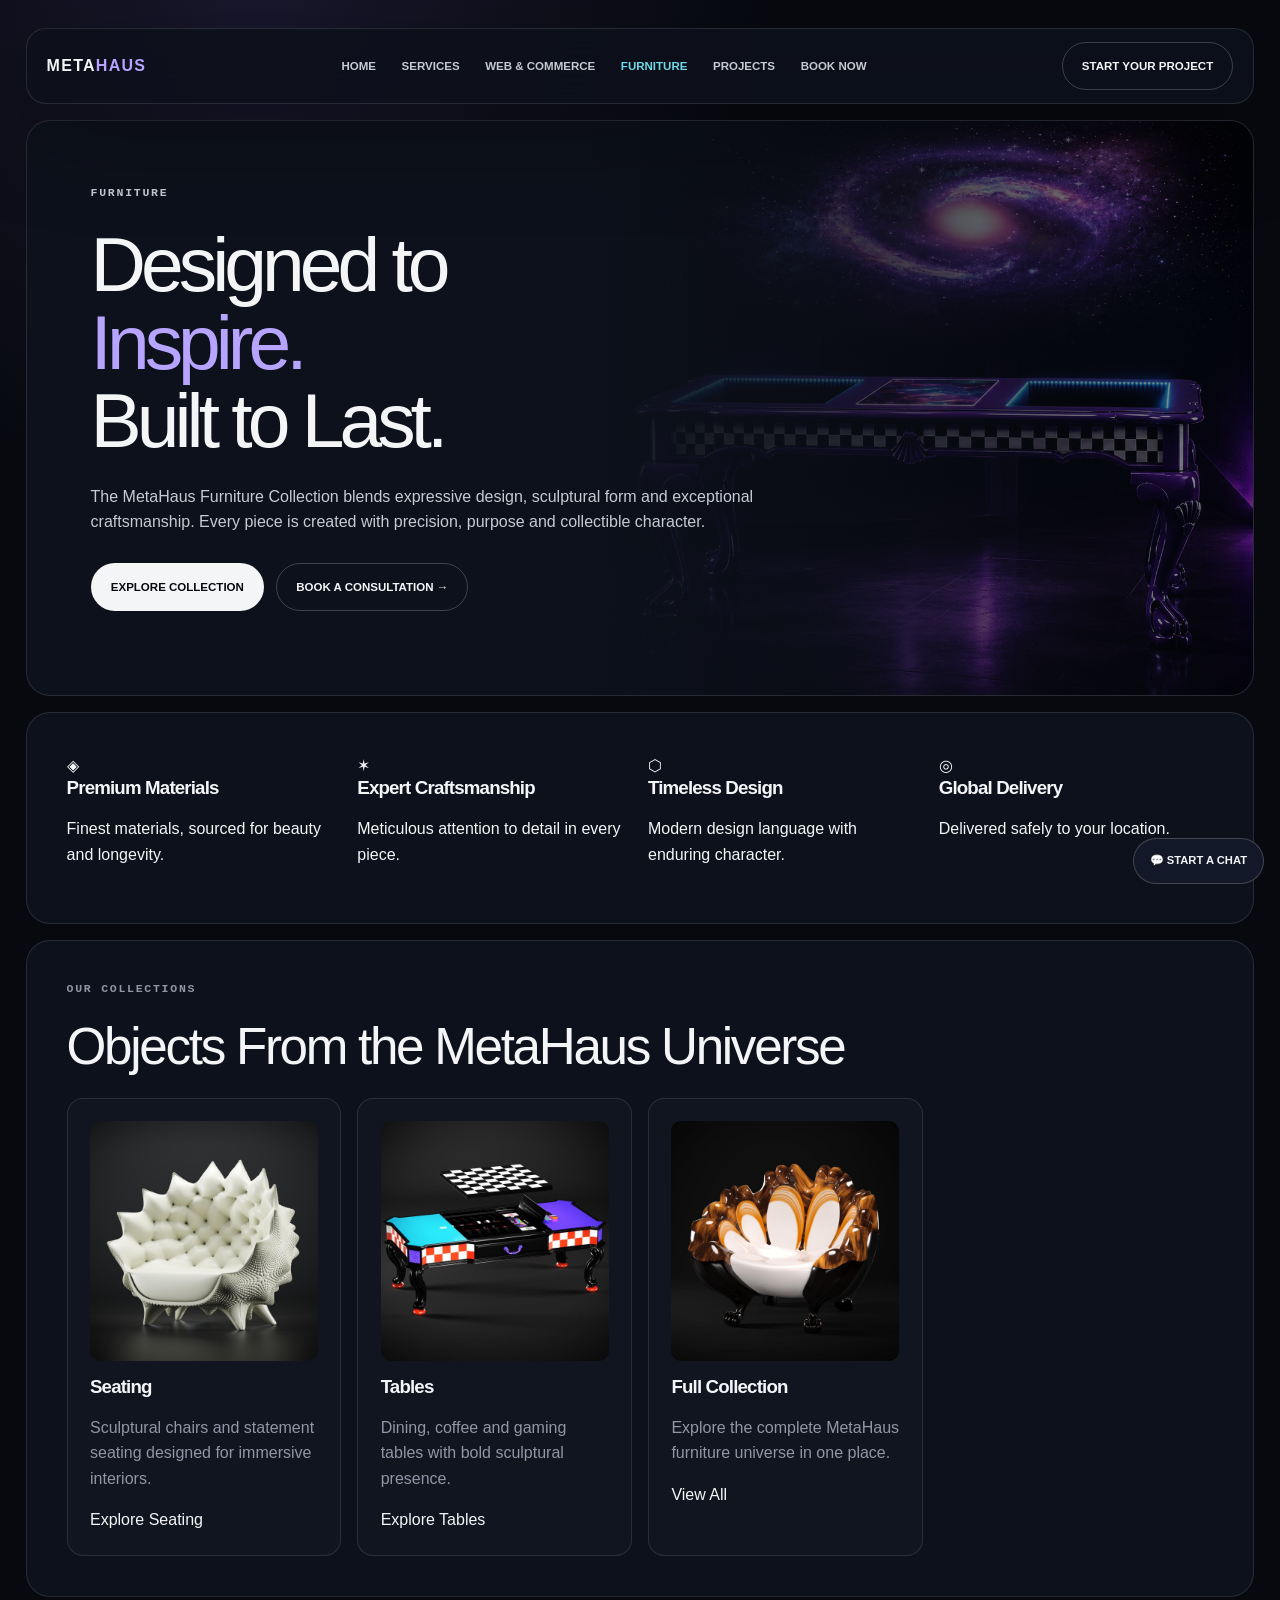
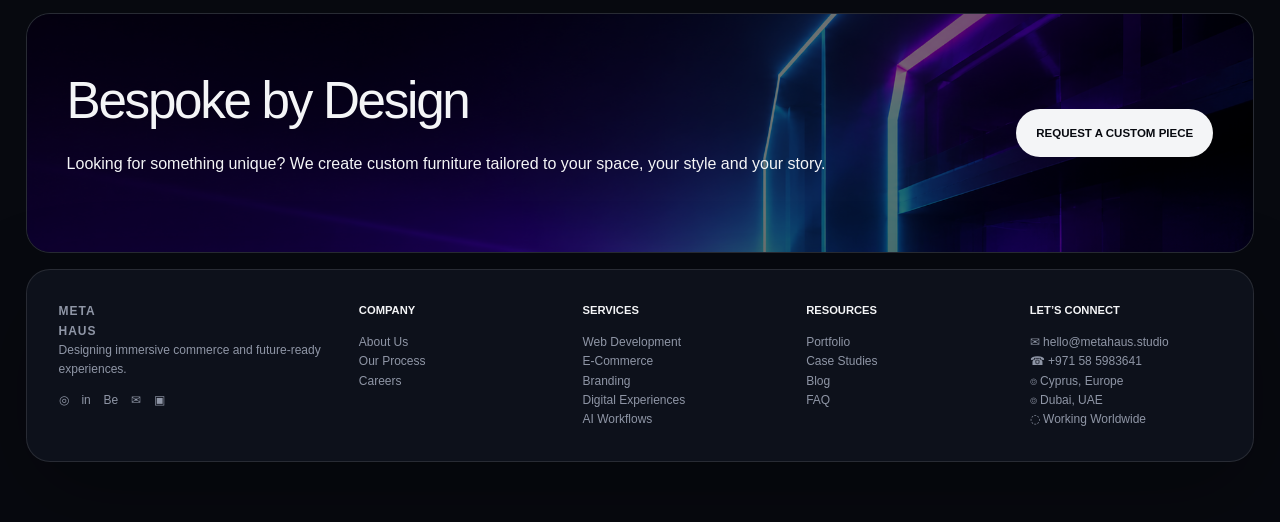
<file: furniture.html>
<!doctype html>
<html lang="en">
<head>
  <meta charset="utf-8"/>
  <meta name="viewport" content="width=device-width, initial-scale=1"/>
  <meta name="robots" content="noindex, follow"/>
  <title>Furniture — MetaHaus</title>
  <link rel="stylesheet" href="css/styles.css"/>
</head>

<body>
  <div class="site-shell">

    <header class="nav glass">
      <a class="logo" href="index.html">META<span>HAUS</span></a>

      <button class="nav-toggle" aria-label="Open menu">☰</button>

      <nav class="nav-links">
        <a href="index.html">Home</a>
        <a href="services.html">Services</a>
        <a href="web-commerce.html">Web & Commerce</a>
        <a class="active" href="furniture.html">Furniture</a>
        <a href="projects.html">Projects</a>
        <a href="book-online.html">Book Now</a>
      </nav>

      <a class="btn btn-outline" href="book-online.html">Start Your Project</a>
    </header>

    <main>

      <section class="hero page-hero split-hero reveal">
        <div class="hero-copy">
          <p class="eyebrow">Furniture</p>

          <h1>
            Designed to
<span>Inspire.</span><br>
Built to Last.
          </h1>

          <p>
            The MetaHaus Furniture Collection blends expressive design,
            sculptural form and exceptional craftsmanship. Every piece is
            created with precision, purpose and collectible character.
          </p>

          <div class="actions">
            <a class="btn btn-primary" href="#collections">Explore Collection</a>
            <a class="btn btn-ghost" href="book-online.html">Book a Consultation →</a>
          </div>
        </div>

        <div class="hero-visual hero-image">
          <div class="hero-glow"></div>
          <img src="assets/images/hero-furniture.png" alt="MetaHaus luxury furniture collection">
        </div>
      </section>

      <section class="furniture-features reveal">

  <div class="feature-item">
    <div class="feature-icon">◈</div>

    <div>
      <h3>Premium Materials</h3>
      <p>
        Finest materials, sourced
        for beauty and longevity.
      </p>
    </div>
  </div>

  <div class="feature-item">
    <div class="feature-icon">✶</div>

    <div>
      <h3>Expert Craftsmanship</h3>
      <p>
        Meticulous attention to detail
        in every piece.
      </p>
    </div>
  </div>

  <div class="feature-item">
    <div class="feature-icon">⬡</div>

    <div>
      <h3>Timeless Design</h3>
      <p>
        Modern design language
        with enduring character.
      </p>
    </div>
  </div>

  <div class="feature-item">
    <div class="feature-icon">◎</div>

    <div>
      <h3>Global Delivery</h3>
      <p>
        Delivered safely to
        your location.
      </p>
    </div>
  </div>

</section>

      <section id="collections" class="panel reveal">
        <p class="eyebrow">Our Collections</p>

        <h2>Objects From the MetaHaus Universe</h2>

        <div class="project-grid">

  <a
    class="project-card"
    href="https://metahaus.furniture/collections/new-collection"
    target="_blank"
    rel="noopener"
  >
    <img
      class="project-img"
      src="assets/images/kiwanoo.jpeg"
      alt="MetaHaus seating collection"
    >

    <h3>Seating</h3>

    <p>
      Sculptural chairs and statement seating designed
      for immersive interiors.
    </p>

    <span>Explore Seating</span>
  </a>

  <a
    class="project-card"
    href="https://metahaus.furniture/collections/featured-collection-n-1"
    target="_blank"
    rel="noopener"
  >
    <img
      class="project-img"
      src="assets/images/Table.jpeg"
      alt="MetaHaus table collection"
    >

    <h3>Tables</h3>

    <p>
      Dining, coffee and gaming tables with bold
      sculptural presence.
    </p>

    <span>Explore Tables</span>
  </a>

  <a
    class="project-card"
    href="https://metahaus.furniture/collections/all"
    target="_blank"
    rel="noopener"
  >
    <img
      class="project-img"
      src="assets/images/table1.jpeg"
      alt="MetaHaus full furniture collection"
    >

    <h3>Full Collection</h3>

    <p>
      Explore the complete MetaHaus furniture
      universe in one place.
    </p>

    <span>View All</span>
  </a>

</div>
      </section>

      <section class="cta-band reveal cta-services">
        <div class="cta-content">
          <h2>Bespoke by Design</h2>

          <p>
            Looking for something unique? We create custom furniture
            tailored to your space, your style and your story.
          </p>
        </div>

        <div class="cta-image">
          <img src="assets/images/bottom-image-services.png" alt="MetaHaus bespoke furniture">
        </div>

        <a
  class="btn btn-primary"
  href="https://metahaus.furniture"
  target="_blank"
  rel="noopener"
>
  Request a Custom Piece
</a>
      </section>

      

    </main>

    <footer class="footer glass">
  <div>
    <a class="logo" href="index.html">META<span>HAUS</span></a>
    <p>Designing immersive commerce and future-ready experiences.</p>
    <div class="socials">
      <a href="#">◎</a>
      <a href="#">in</a>
      <a href="#">Be</a>
      <a href="#">✉</a>
      <a href="#">▣</a>
    </div>
  </div>

  <div>
    <h4>Company</h4>
    <a href="services.html">About Us</a>
    <a href="services.html">Our Process</a>
    <a href="book-online.html">Careers</a>
  </div>

  <div>
    <h4>Services</h4>
    <a href="web-commerce.html">Web Development</a>
    <a href="web-commerce.html">E-Commerce</a>
    <a href="services.html">Branding</a>
    <a href="services.html">Digital Experiences</a>
    <a href="services.html">AI Workflows</a>
  </div>

  <div>
    <h4>Resources</h4>
    <a href="projects.html">Portfolio</a>
    <a href="projects.html">Case Studies</a>
    <a href="#">Blog</a>
    <a href="#">FAQ</a>
  </div>

  <div>
    <h4>Let’s Connect</h4>
    <a href="mailto:hello@metahaus.studio">✉ hello@metahaus.studio</a>
    <a href="tel:+971585983641">☎ +971 58 5983641</a>
    <span>⌾ Cyprus, Europe</span>
    <span>⌾ Dubai, UAE</span>
    <span>◌ Working Worldwide</span>
  </div>
</footer>

  </div>
<a
  class="whatsapp-float"
  href="https://wa.me/971585983641?text=Hi%20MetaHaus%2C%20I%27m%20interested%20in%20the%20launch%20offer."
  target="_blank"
  rel="noopener"
>
  💬 START A CHAT
</a>
  <script src="js/main.js"></script>
</body>
</html>
</file>
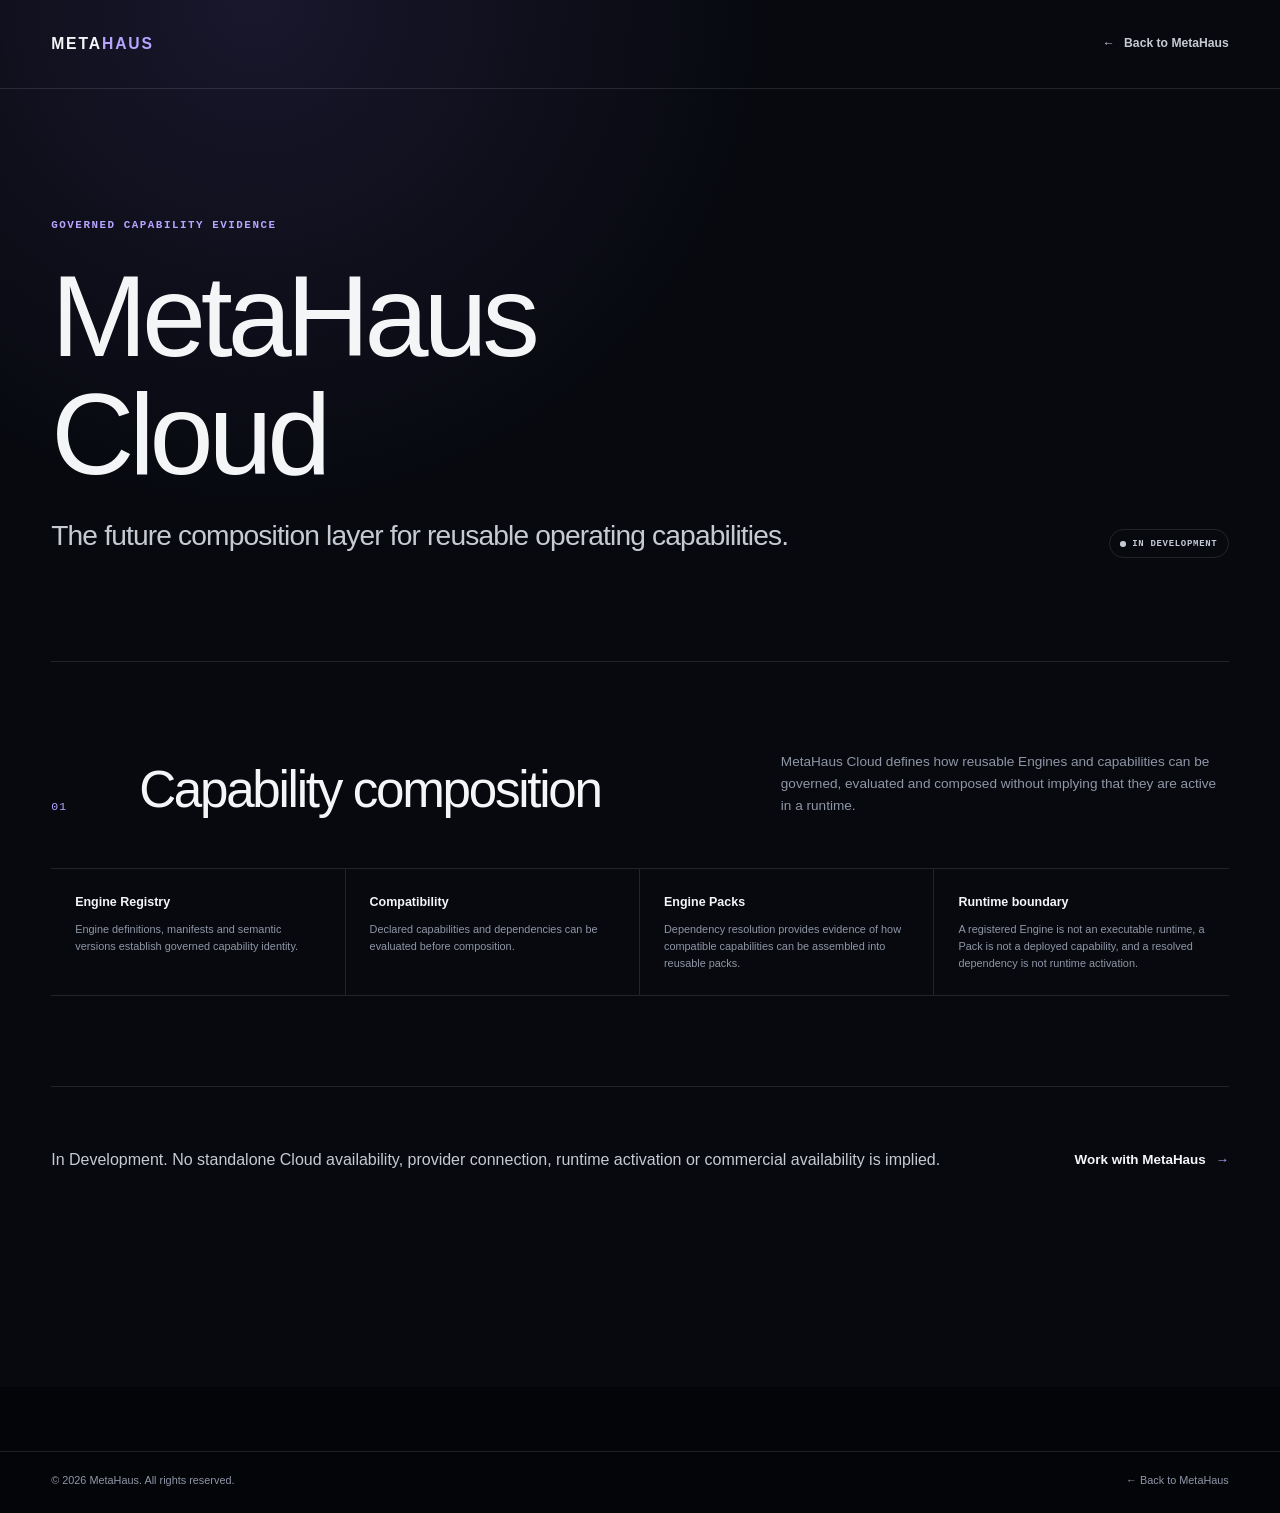
<file: preview-cloud.html>
<!doctype html>
<html lang="en">
<head>
  <meta charset="utf-8">
  <meta name="viewport" content="width=device-width, initial-scale=1">
  <title>MetaHaus Cloud — Development Preview</title>
  <meta name="description" content="Controlled product proof for the MetaHaus Cloud development boundary and governed capability model.">
  <meta name="theme-color" content="#07090f">
  <link rel="canonical" href="https://metahaus.studio/preview-cloud.html">
  <link rel="icon" href="favicon.svg" type="image/svg+xml">
  <link rel="stylesheet" href="css/styles.css">
</head>
<body class="preview-page preview-cloud-page">
  <a class="skip-link" href="#main-content">Skip to product proof</a>
  <header class="preview-page-header">
    <nav class="preview-page-nav" aria-label="Product preview navigation">
      <a class="brand" href="index.html" aria-label="MetaHaus home"><span class="brand-meta">META</span><span class="brand-haus">HAUS</span></a>
      <a class="preview-back-link" href="index.html#cloud-preview"><span aria-hidden="true">←</span> Back to MetaHaus</a>
    </nav>
  </header>

  <main class="preview-page-main" id="main-content">
    <section class="preview-hero" aria-labelledby="preview-title">
      <div class="section-shell preview-hero-grid">
        <div>
          <p class="preview-kicker">Governed capability evidence</p>
          <h1 id="preview-title">MetaHaus Cloud</h1>
          <p class="preview-positioning">The future composition layer for reusable operating capabilities.</p>
        </div>
        <span class="status status-development">In Development</span>
      </div>
    </section>

    <div class="section-shell preview-gallery">
      <section class="preview-entry" aria-labelledby="cloud-proof-01">
        <div class="preview-entry-heading">
          <span class="preview-entry-index">01</span>
          <h2 id="cloud-proof-01">Capability composition</h2>
          <p>MetaHaus Cloud defines how reusable Engines and capabilities can be governed, evaluated and composed without implying that they are active in a runtime.</p>
        </div>
        <div class="runtime-proof-notes" aria-label="Verified MetaHaus Cloud development facts">
          <div><strong>Engine Registry</strong><span>Engine definitions, manifests and semantic versions establish governed capability identity.</span></div>
          <div><strong>Compatibility</strong><span>Declared capabilities and dependencies can be evaluated before composition.</span></div>
          <div><strong>Engine Packs</strong><span>Dependency resolution provides evidence of how compatible capabilities can be assembled into reusable packs.</span></div>
          <div><strong>Runtime boundary</strong><span>A registered Engine is not an executable runtime, a Pack is not a deployed capability, and a resolved dependency is not runtime activation.</span></div>
        </div>
      </section>

      <aside class="preview-boundary-note" aria-label="MetaHaus Cloud preview boundary">
        <p>In Development. No standalone Cloud availability, provider connection, runtime activation or commercial availability is implied.</p>
        <div class="product-proof-actions">
          <a class="text-link" href="index.html#contact">Work with MetaHaus <span aria-hidden="true">→</span></a>
          <template data-demo-cta data-demo-product="cloud">
            <a class="text-link" href="#">Explore Cloud Demo <span aria-hidden="true">↗</span></a>
          </template>
        </div>
      </aside>
    </div>
  </main>

  <footer class="site-footer">
    <div class="section-shell footer-bottom"><span>© 2026 MetaHaus. All rights reserved.</span><a href="index.html">← Back to MetaHaus</a></div>
  </footer>
  <script src="js/public-experience-config.js"></script>
  <script src="js/public-experience.js"></script>
</body>
</html>
</file>
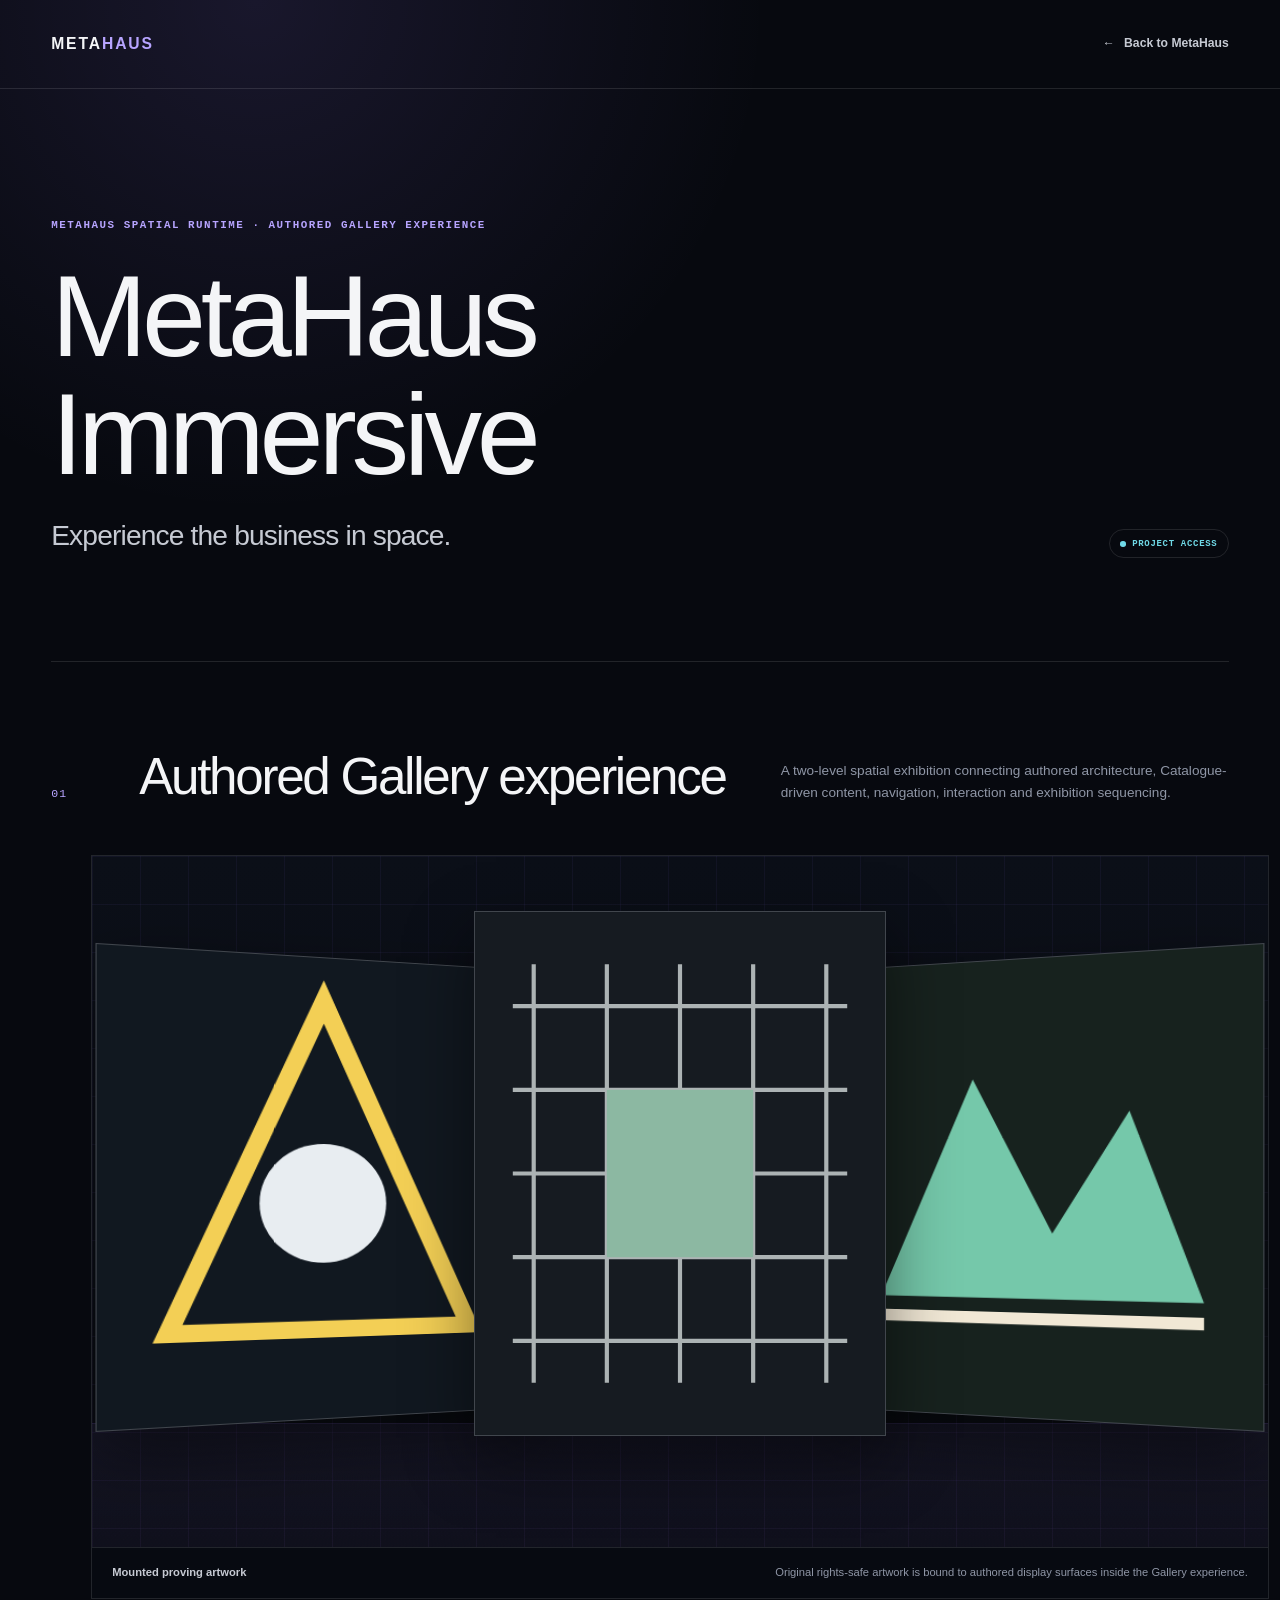
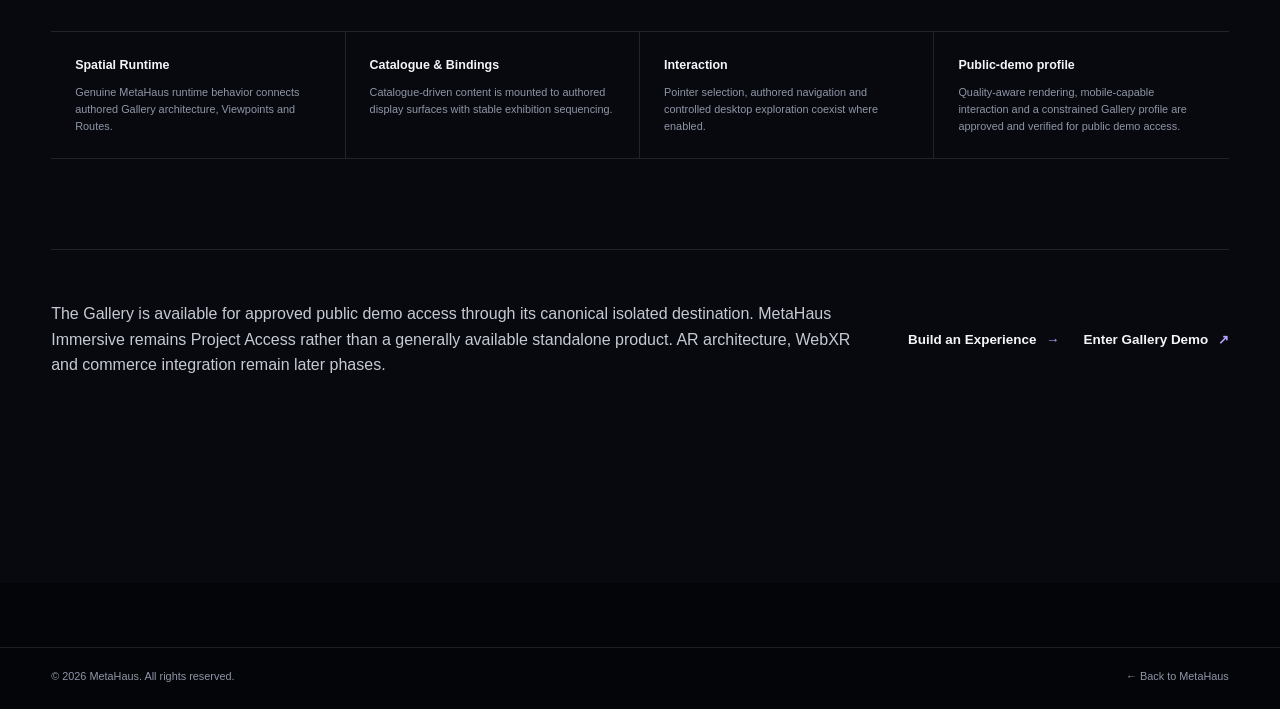
<file: preview-immersive.html>
<!doctype html>
<html lang="en">
<head>
  <meta charset="utf-8">
  <meta name="viewport" content="width=device-width, initial-scale=1">
  <title>MetaHaus Immersive — Product Preview</title>
  <meta name="description" content="Product evidence from an authored Gallery experience built on the MetaHaus Spatial Runtime.">
  <meta name="theme-color" content="#07090f">
  <link rel="canonical" href="https://metahaus.studio/preview-immersive.html">
  <link rel="icon" href="favicon.svg" type="image/svg+xml">
  <link rel="stylesheet" href="css/styles.css">
</head>
<body class="preview-page preview-immersive-page">
  <a class="skip-link" href="#main-content">Skip to product proof</a>
  <header class="preview-page-header">
    <nav class="preview-page-nav" aria-label="Product preview navigation">
      <a class="brand" href="index.html" aria-label="MetaHaus home"><span class="brand-meta">META</span><span class="brand-haus">HAUS</span></a>
      <a class="preview-back-link" href="index.html#immersive-preview"><span aria-hidden="true">←</span> Back to MetaHaus</a>
    </nav>
  </header>

  <main class="preview-page-main" id="main-content">
    <section class="preview-hero" aria-labelledby="preview-title">
      <div class="section-shell preview-hero-grid">
        <div>
          <p class="preview-kicker">MetaHaus Spatial Runtime · Authored Gallery experience</p>
          <h1 id="preview-title">MetaHaus Immersive</h1>
          <p class="preview-positioning">Experience the business in space.</p>
        </div>
        <span class="status status-project">Project Access</span>
      </div>
    </section>

    <div class="section-shell preview-gallery">
      <section class="preview-entry" aria-labelledby="immersive-proof-01">
        <div class="preview-entry-heading">
          <span class="preview-entry-index">01</span>
          <h2 id="immersive-proof-01">Authored Gallery experience</h2>
          <p>A two-level spatial exhibition connecting authored architecture, Catalogue-driven content, navigation, interaction and exhibition sequencing.</p>
        </div>
        <figure class="preview-destination-proof">
          <div class="gallery-source-stage gallery-source-stage-dominant">
            <img src="assets/images/previews/gallery-threshold-one.svg" width="800" height="1000" decoding="async" alt="Threshold One, an original artwork surface authored into the Gallery proving experience.">
            <img src="assets/images/previews/gallery-quiet-grid.svg" width="800" height="1000" decoding="async" alt="Quiet Grid, an original artwork surface authored into the Gallery proving experience.">
            <img src="assets/images/previews/gallery-signal-fold.svg" width="800" height="1000" decoding="async" alt="Signal Fold, an original artwork surface authored into the Gallery proving experience.">
          </div>
          <figcaption class="preview-factual-caption"><strong>Mounted proving artwork</strong><span>Original rights-safe artwork is bound to authored display surfaces inside the Gallery experience.</span></figcaption>
        </figure>

        <div class="runtime-proof-notes" aria-label="Verified Gallery proving-experience facts">
          <div><strong>Spatial Runtime</strong><span>Genuine MetaHaus runtime behavior connects authored Gallery architecture, Viewpoints and Routes.</span></div>
          <div><strong>Catalogue &amp; Bindings</strong><span>Catalogue-driven content is mounted to authored display surfaces with stable exhibition sequencing.</span></div>
          <div><strong>Interaction</strong><span>Pointer selection, authored navigation and controlled desktop exploration coexist where enabled.</span></div>
          <div><strong>Public-demo profile</strong><span>Quality-aware rendering, mobile-capable interaction and a constrained Gallery profile are approved and verified for public demo access.</span></div>
        </div>
      </section>

      <aside class="preview-boundary-note" aria-label="MetaHaus Immersive preview boundary">
        <p>The Gallery is available for approved public demo access through its canonical isolated destination. MetaHaus Immersive remains Project Access rather than a generally available standalone product. AR architecture, WebXR and commerce integration remain later phases.</p>
        <div class="product-proof-actions">
          <a class="text-link" href="mailto:hello@metahaus.studio?subject=MetaHaus%20Immersive%20Project">Build an Experience <span aria-hidden="true">→</span></a>
          <template data-demo-cta data-demo-product="immersive">
            <a class="text-link" href="#">Enter Gallery Demo <span aria-hidden="true">↗</span></a>
          </template>
        </div>
      </aside>
    </div>
  </main>

  <footer class="site-footer">
    <div class="section-shell footer-bottom"><span>© 2026 MetaHaus. All rights reserved.</span><a href="index.html">← Back to MetaHaus</a></div>
  </footer>
  <script src="js/public-experience-config.js"></script>
  <script src="js/public-experience.js"></script>
</body>
</html>
</file>
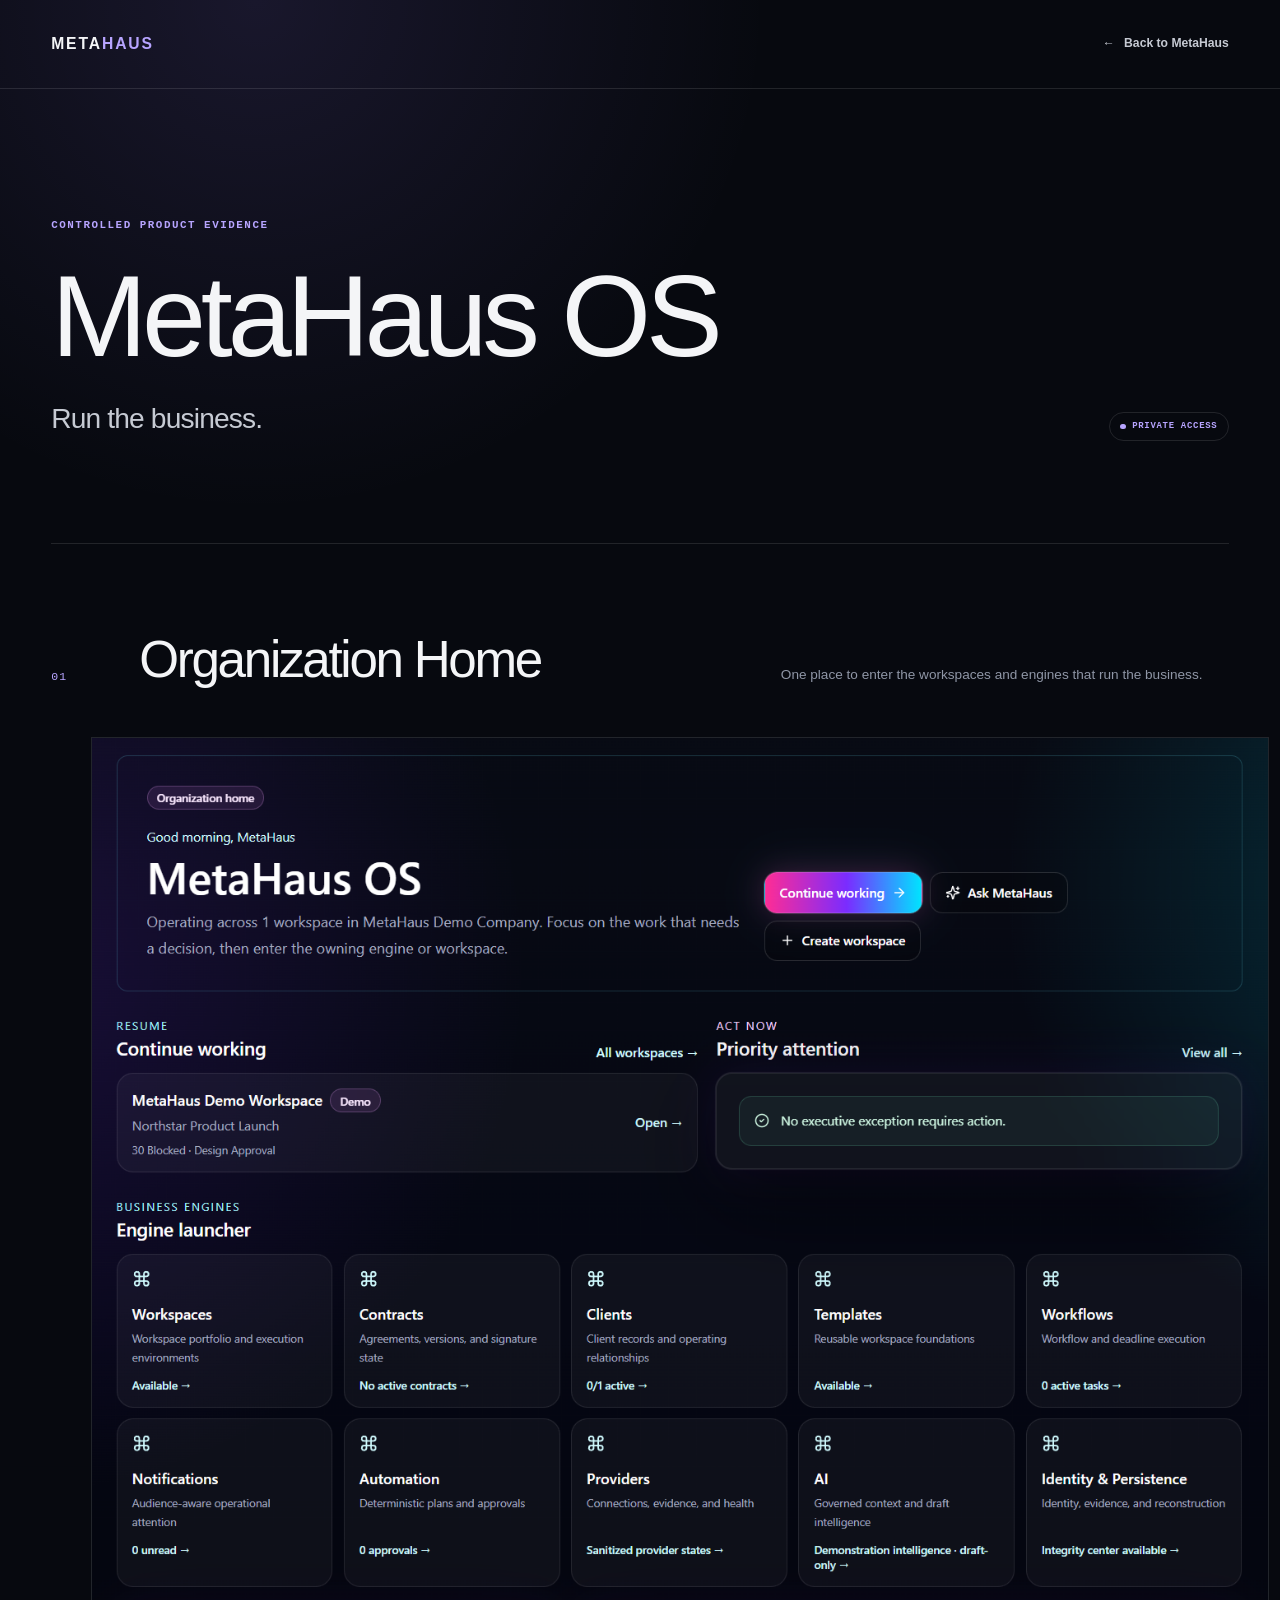
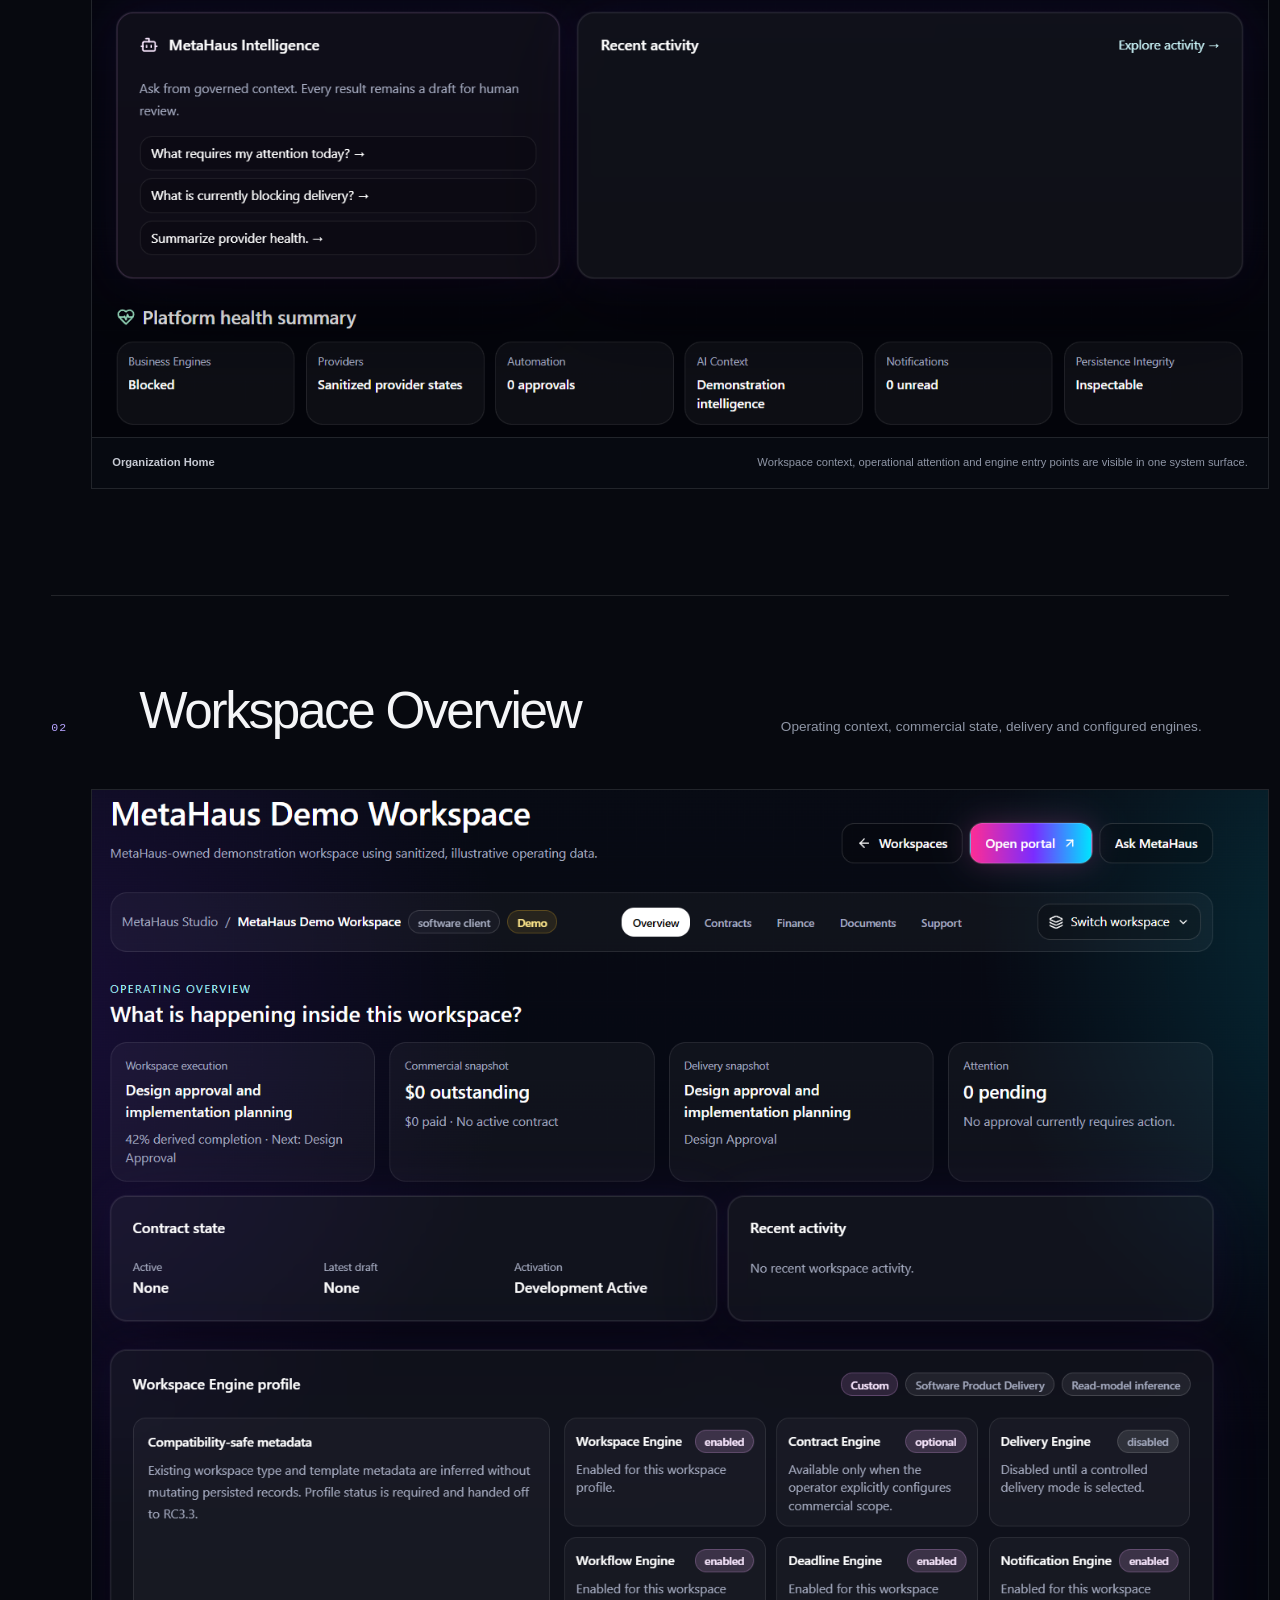
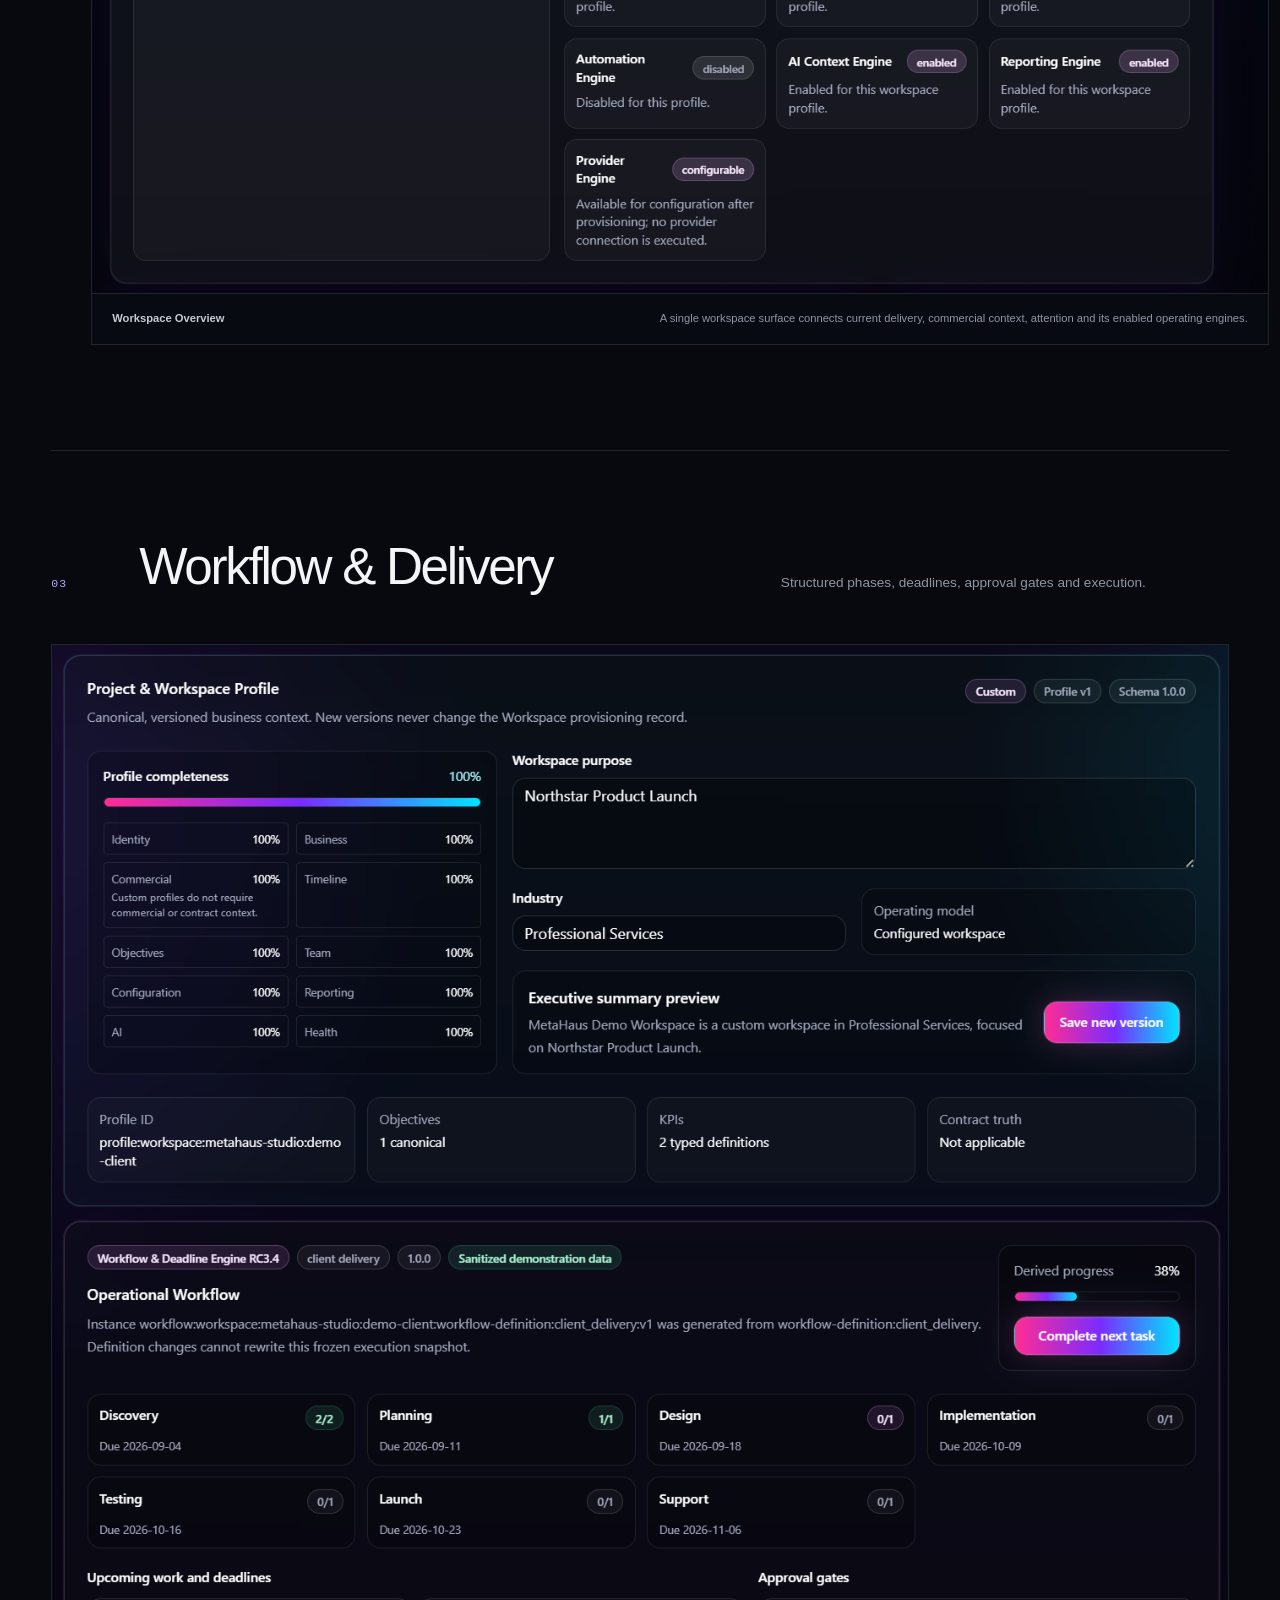
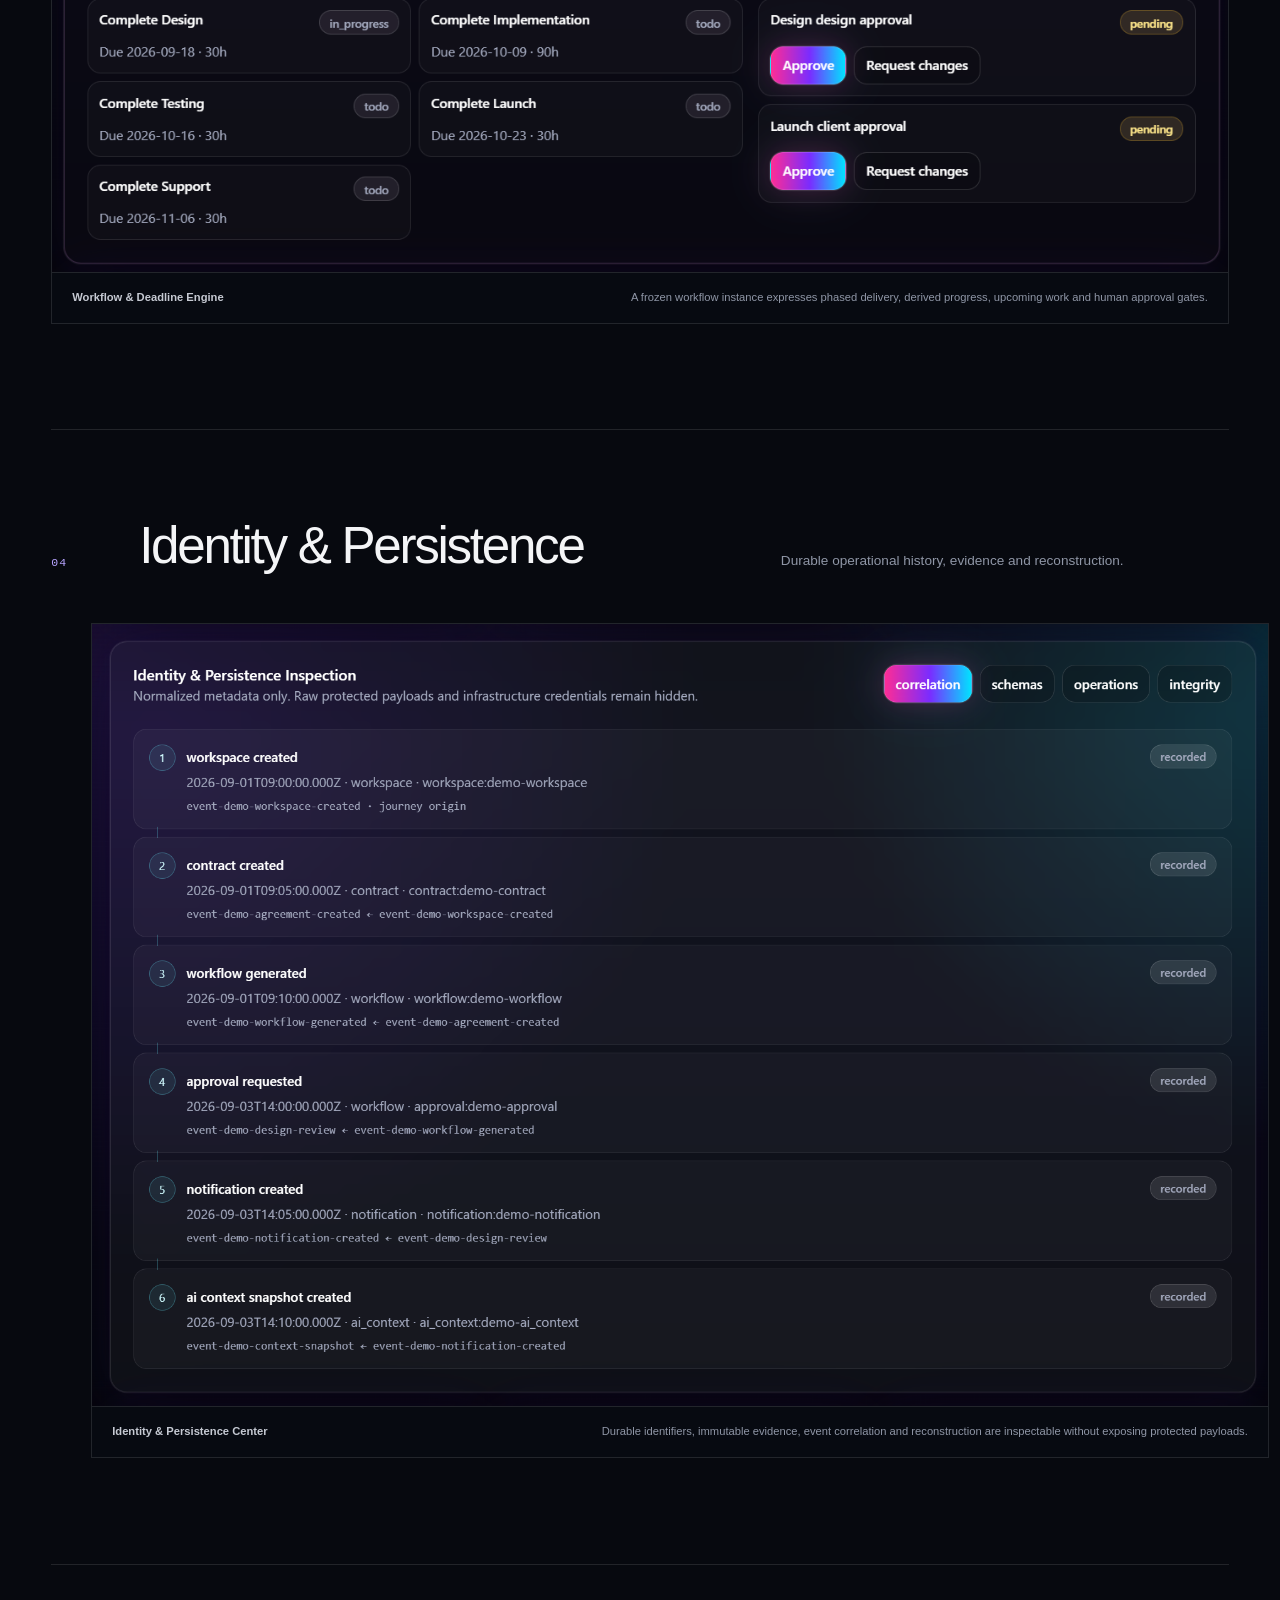
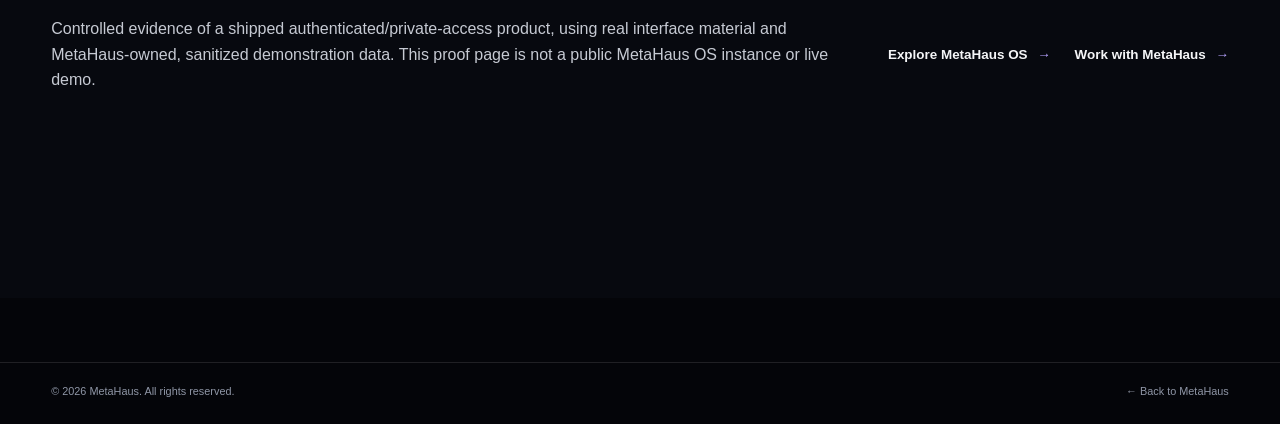
<file: preview-os.html>
<!doctype html>
<html lang="en">
<head>
  <meta charset="utf-8">
  <meta name="viewport" content="width=device-width, initial-scale=1">
  <title>MetaHaus OS — Product Proof</title>
  <meta name="description" content="Controlled product evidence from MetaHaus OS using MetaHaus-owned, sanitized demonstration data.">
  <meta name="theme-color" content="#07090f">
  <link rel="canonical" href="https://metahaus.studio/preview-os.html">
  <link rel="icon" href="favicon.svg" type="image/svg+xml">
  <link rel="stylesheet" href="css/styles.css">
</head>
<body class="preview-page preview-os-page">
  <a class="skip-link" href="#main-content">Skip to product proof</a>
  <header class="preview-page-header">
    <nav class="preview-page-nav" aria-label="Product proof navigation">
      <a class="brand" href="index.html" aria-label="MetaHaus home"><span class="brand-meta">META</span><span class="brand-haus">HAUS</span></a>
      <a class="preview-back-link" href="index.html#os-title"><span aria-hidden="true">←</span> Back to MetaHaus</a>
    </nav>
  </header>

  <main class="preview-page-main" id="main-content">
    <section class="preview-hero" aria-labelledby="preview-title">
      <div class="section-shell preview-hero-grid">
        <div>
          <p class="preview-kicker">Controlled product evidence</p>
          <h1 id="preview-title">MetaHaus OS</h1>
          <p class="preview-positioning">Run the business.</p>
        </div>
        <span class="status status-private">Private Access</span>
      </div>
    </section>

    <div class="section-shell preview-gallery">
      <section class="preview-entry" aria-labelledby="os-proof-01">
        <div class="preview-entry-heading">
          <span class="preview-entry-index">01</span>
          <h2 id="os-proof-01">Organization Home</h2>
          <p>One place to enter the workspaces and engines that run the business.</p>
        </div>
        <figure class="preview-destination-proof">
          <img src="assets/images/previews/metahaus-os-organization-home.png" width="1429" height="1579" decoding="async" alt="Sanitized MetaHaus OS Organization Home showing the demonstration workspace, priority attention, engine launcher, intelligence prompts and platform health summary.">
          <figcaption class="preview-factual-caption"><strong>Organization Home</strong><span>Workspace context, operational attention and engine entry points are visible in one system surface.</span></figcaption>
        </figure>
      </section>

      <section class="preview-entry" aria-labelledby="os-proof-02">
        <div class="preview-entry-heading">
          <span class="preview-entry-index">02</span>
          <h2 id="os-proof-02">Workspace Overview</h2>
          <p>Operating context, commercial state, delivery and configured engines.</p>
        </div>
        <figure class="preview-destination-proof">
          <img src="assets/images/previews/metahaus-os-workspace-overview.png" width="1459" height="1369" loading="lazy" decoding="async" alt="Sanitized MetaHaus OS workspace overview showing delivery, commercial and attention summaries together with the configured workspace engine profile.">
          <figcaption class="preview-factual-caption"><strong>Workspace Overview</strong><span>A single workspace surface connects current delivery, commercial context, attention and its enabled operating engines.</span></figcaption>
        </figure>
      </section>

      <section class="preview-entry" aria-labelledby="os-proof-03">
        <div class="preview-entry-heading">
          <span class="preview-entry-index">03</span>
          <h2 id="os-proof-03">Workflow &amp; Delivery</h2>
          <p>Structured phases, deadlines, approval gates and execution.</p>
        </div>
        <figure class="preview-destination-proof preview-proof-workflow">
          <img src="assets/images/previews/metahaus-os-workflow-engine.png" width="1392" height="1452" loading="lazy" decoding="async" alt="Sanitized MetaHaus OS Project and Workspace Profile with its operational workflow, phased deadlines, progress and approval gates.">
          <figcaption class="preview-factual-caption"><strong>Workflow &amp; Deadline Engine</strong><span>A frozen workflow instance expresses phased delivery, derived progress, upcoming work and human approval gates.</span></figcaption>
        </figure>
      </section>

      <section class="preview-entry" aria-labelledby="os-proof-04">
        <div class="preview-entry-heading">
          <span class="preview-entry-index">04</span>
          <h2 id="os-proof-04">Identity &amp; Persistence</h2>
          <p>Durable operational history, evidence and reconstruction.</p>
        </div>
        <figure class="preview-destination-proof">
          <img src="assets/images/previews/metahaus-os-persistence-center.png" width="1873" height="1246" loading="lazy" decoding="async" alt="Sanitized MetaHaus OS Identity and Persistence Inspection showing correlated workspace, contract, workflow, approval, notification and AI-context events.">
          <figcaption class="preview-factual-caption"><strong>Identity &amp; Persistence Center</strong><span>Durable identifiers, immutable evidence, event correlation and reconstruction are inspectable without exposing protected payloads.</span></figcaption>
        </figure>
      </section>

      <aside class="preview-boundary-note" aria-label="MetaHaus OS proof boundary">
        <p>Controlled evidence of a shipped authenticated/private-access product, using real interface material and MetaHaus-owned, sanitized demonstration data. This proof page is not a public MetaHaus OS instance or live demo.</p>
        <div class="product-proof-actions">
          <a class="text-link" href="os/">Explore MetaHaus OS <span aria-hidden="true">→</span></a>
          <a class="text-link" href="index.html#contact">Work with MetaHaus <span aria-hidden="true">→</span></a>
          <template data-demo-cta data-demo-product="os">
            <a class="text-link" href="#">Enter OS Demo <span aria-hidden="true">↗</span></a>
          </template>
        </div>
      </aside>
    </div>
  </main>

  <footer class="site-footer">
    <div class="section-shell footer-bottom"><span>© 2026 MetaHaus. All rights reserved.</span><a href="index.html">← Back to MetaHaus</a></div>
  </footer>
  <script src="js/public-experience-config.js"></script>
  <script src="js/public-experience.js"></script>
</body>
</html>
</file>
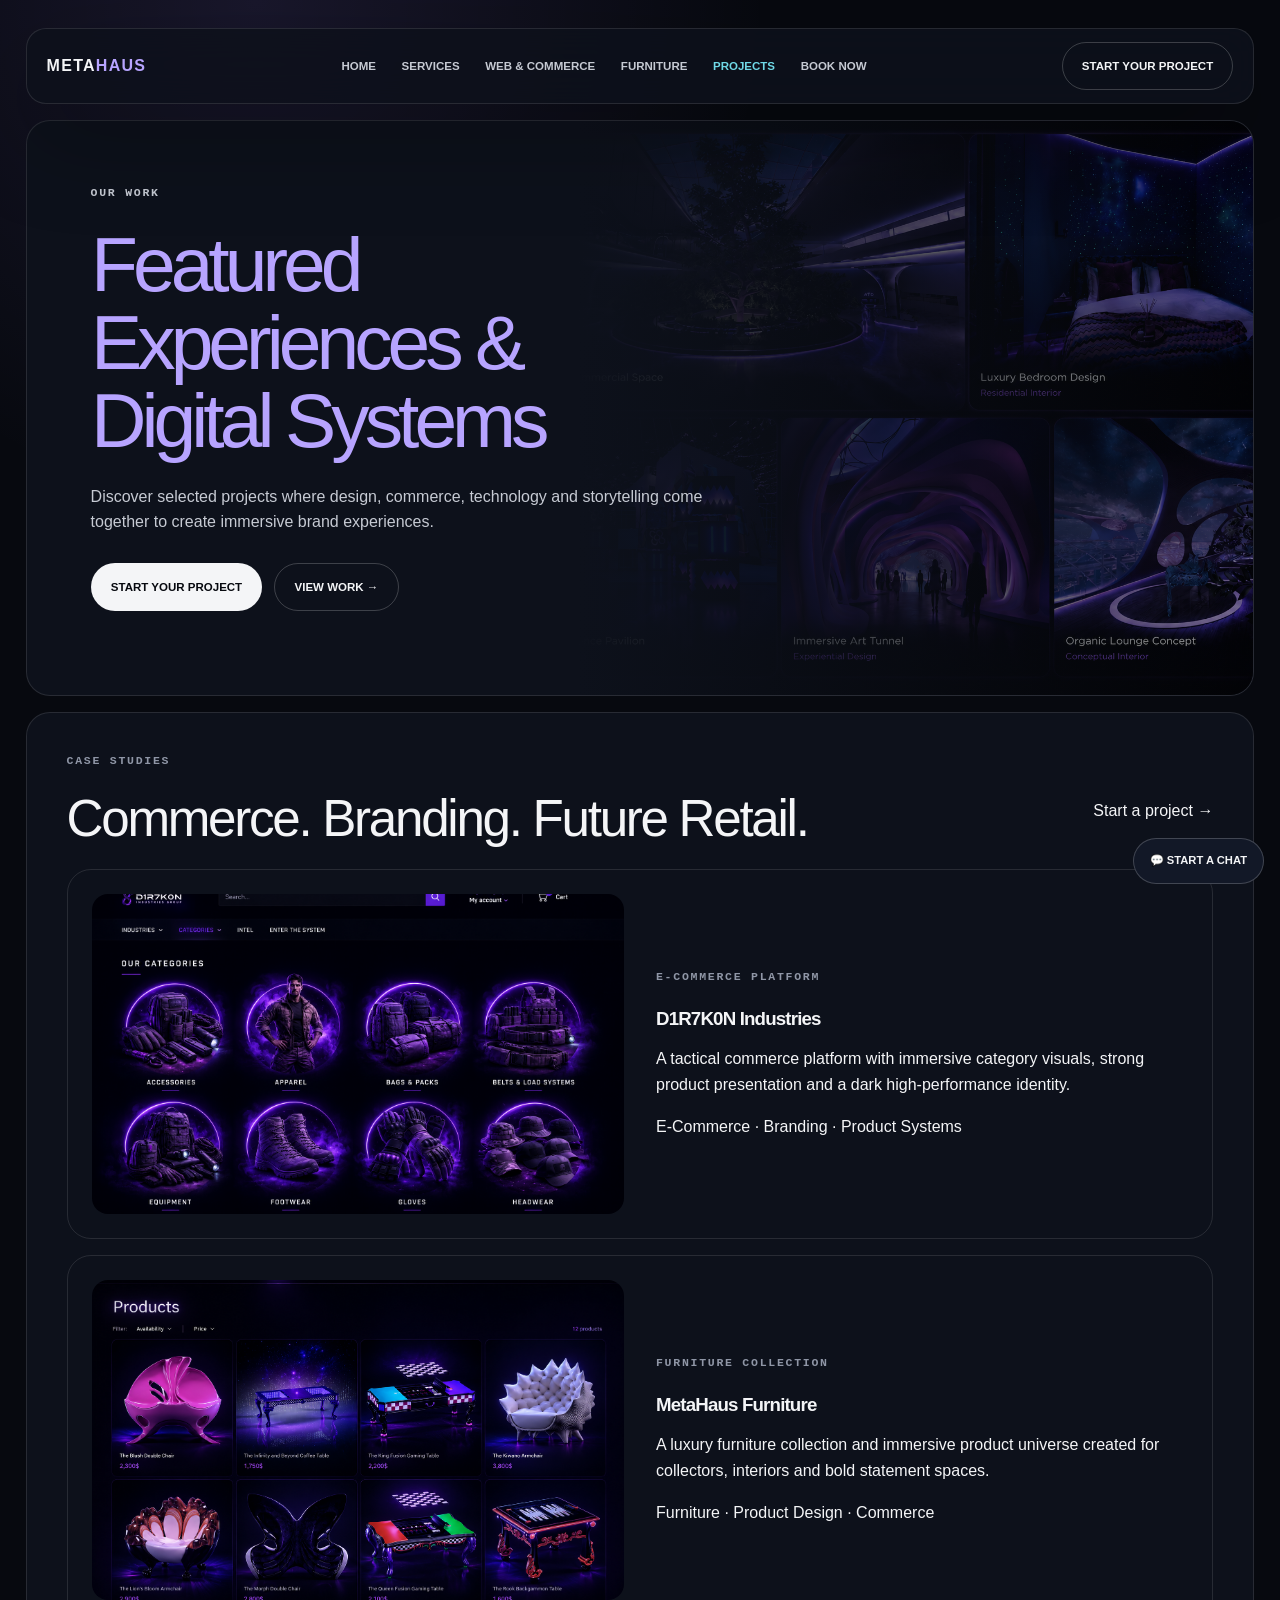
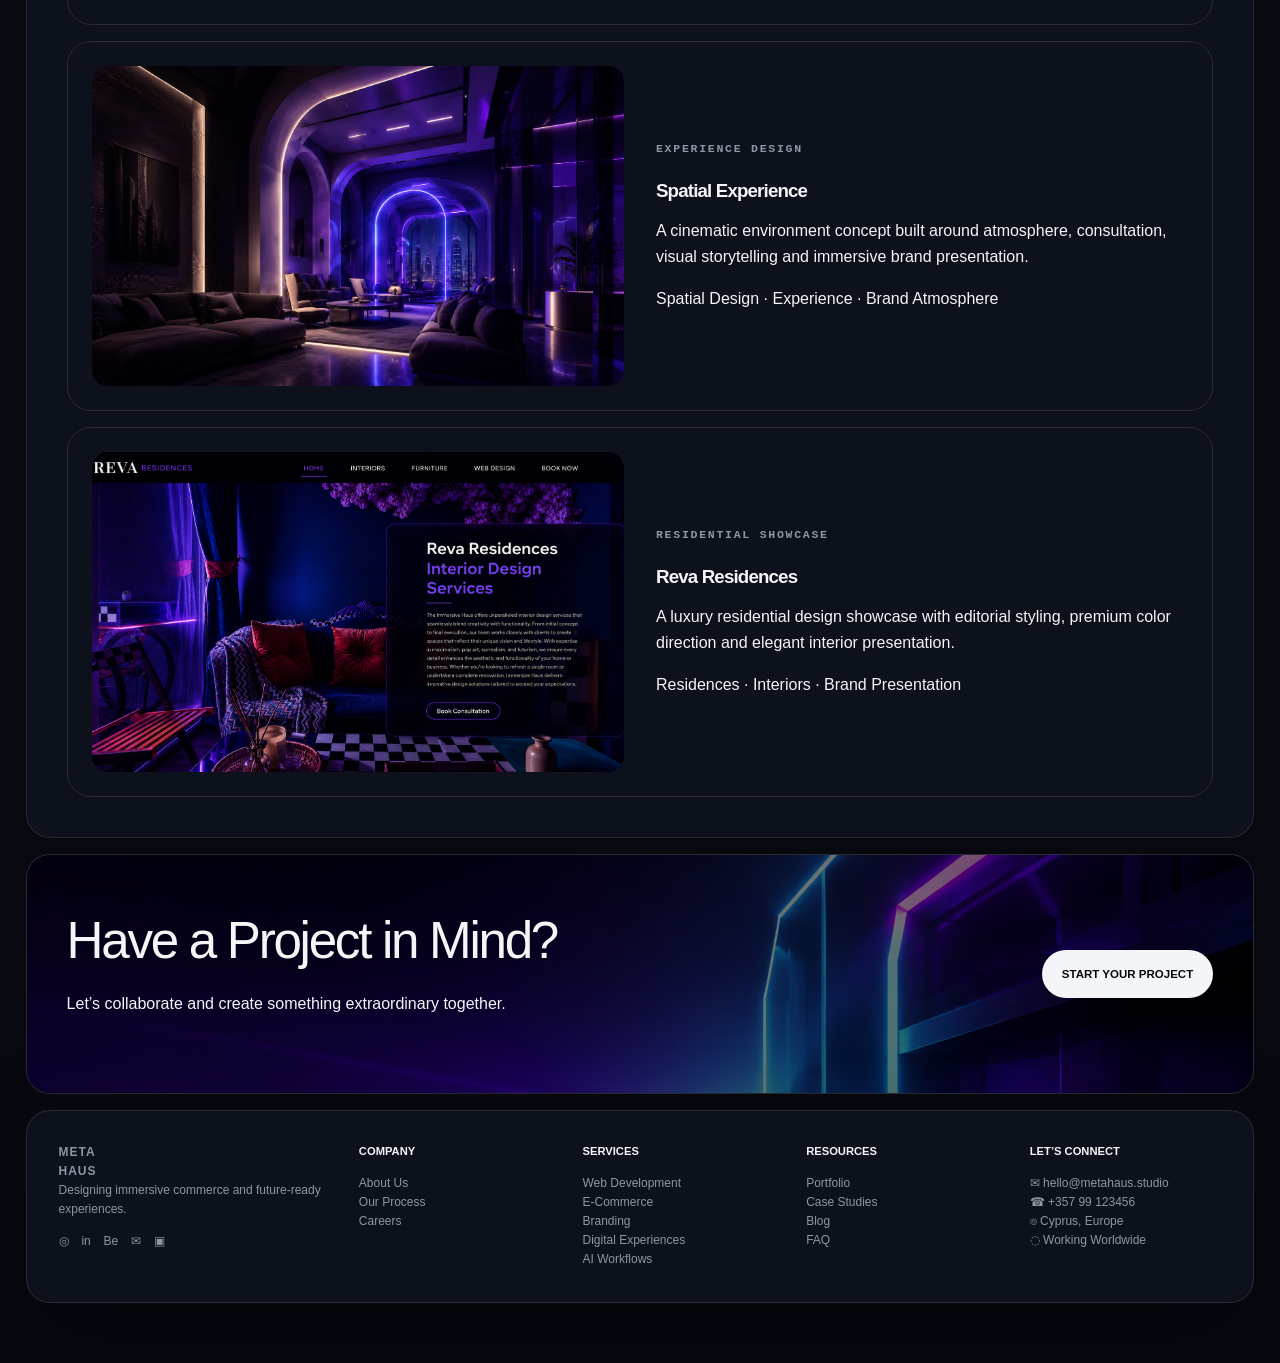
<file: projects.html>
<!doctype html>
<html lang="en">
<head>
  <meta charset="utf-8"/>
  <meta name="viewport" content="width=device-width, initial-scale=1"/>
  <meta name="robots" content="noindex, follow"/>
  <title>Projects — MetaHaus</title>
  <link rel="stylesheet" href="css/styles.css"/>
</head>

<body>
  <div class="site-shell">

    <header class="nav glass">
      <a class="logo" href="index.html">META<span>HAUS</span></a>
      <button class="nav-toggle" aria-label="Open menu">☰</button>

      <nav class="nav-links">
        <a href="index.html">Home</a>
        <a href="services.html">Services</a>
        <a href="web-commerce.html">Web & Commerce</a>
        <a href="furniture.html">Furniture</a>
        <a class="active" href="projects.html">Projects</a>
        <a href="book-online.html">Book Now</a>
      </nav>

      <a class="btn btn-outline" href="book-online.html">Start Your Project</a>
    </header>

    <main>

      <section class="hero page-hero split-hero reveal">
        <div class="hero-copy">
          <p class="eyebrow">Our Work</p>

          <h1>Featured Experiences & <span>Digital Systems</span></h1>

          <p>
            Discover selected projects where design, commerce, technology
            and storytelling come together to create immersive brand experiences.
          </p>

          <div class="actions">
            <a class="btn btn-primary" href="book-online.html">Start Your Project</a>
            <a class="btn btn-ghost" href="#projects">View Work →</a>
          </div>
        </div>

        <div class="hero-visual hero-image">
          <div class="hero-glow"></div>
          <img src="assets/images/hero-projects.png" alt="MetaHaus featured project experiences">
        </div>
      </section>

      <section id="projects" class="panel reveal">
        <div class="section-head">
          <div>
            <p class="eyebrow">Case Studies</p>
            <h2>Commerce. Branding. Future Retail.</h2>
          </div>

          <a href="book-online.html">Start a project →</a>
        </div>

        <div class="case-study-grid">

          <a class="case-card" href="https://d1r7k0n.industries" target="_blank" rel="noopener">
            <img src="assets/images/d1r7k0n-industries.png" alt="D1R7K0N Industries">
            <div>
              <p class="eyebrow">E-Commerce Platform</p>
              <h3>D1R7K0N Industries</h3>
              <p>
                A tactical commerce platform with immersive category visuals,
                strong product presentation and a dark high-performance identity.
              </p>
              <span>E-Commerce · Branding · Product Systems</span>
            </div>
          </a>

          <a class="case-card" href="https://metahaus.furniture" target="_blank" rel="noopener">
            <img src="assets/images/metahaus-furniture.png" alt="MetaHaus Furniture">
            <div>
              <p class="eyebrow">Furniture Collection</p>
              <h3>MetaHaus Furniture</h3>
              <p>
                A luxury furniture collection and immersive product universe created
                for collectors, interiors and bold statement spaces.
              </p>
              <span>Furniture · Product Design · Commerce</span>
            </div>
          </a>

          

          <a class="case-card" href="book-online.html">
            <img src="assets/images/booknow-hero.png" alt="Spatial Experience">
            <div>
              <p class="eyebrow">Experience Design</p>
              <h3>Spatial Experience</h3>
              <p>
                A cinematic environment concept built around atmosphere,
                consultation, visual storytelling and immersive brand presentation.
              </p>
              <span>Spatial Design · Experience · Brand Atmosphere</span>
            </div>
          </a>

          <a class="case-card" href="book-online.html">
            <img src="assets/images/reva-residences.png" alt="Reva Residences">
            <div>
              <p class="eyebrow">Residential Showcase</p>
              <h3>Reva Residences</h3>
              <p>
                A luxury residential design showcase with editorial styling,
                premium color direction and elegant interior presentation.
              </p>
              <span>Residences · Interiors · Brand Presentation</span>
            </div>
          </a>

        </div>
      </section>

      <section class="cta-band reveal cta-services">
        <div class="cta-content">
          <h2>Have a Project in Mind?</h2>
          <p>Let’s collaborate and create something extraordinary together.</p>
        </div>

        <div class="cta-image">
          <img src="assets/images/bottom-image-services.png" alt="MetaHaus project CTA">
        </div>

        <a class="btn btn-primary" href="book-online.html">Start Your Project</a>
      </section>

    </main>

    <footer class="footer glass">
      <div>
        <a class="logo" href="index.html">META<span>HAUS</span></a>
        <p>Designing immersive commerce and future-ready experiences.</p>

        <div class="socials">
          <a href="#">◎</a>
          <a href="#">in</a>
          <a href="#">Be</a>
          <a href="#">✉</a>
          <a href="#">▣</a>
        </div>
      </div>

      <div>
        <h4>Company</h4>
        <a href="services.html">About Us</a>
        <a href="services.html">Our Process</a>
        <a href="book-online.html">Careers</a>
      </div>

      <div>
        <h4>Services</h4>
        <a href="web-commerce.html">Web Development</a>
        <a href="web-commerce.html">E-Commerce</a>
        <a href="projects.html">Branding</a>
        <a href="projects.html">Digital Experiences</a>
        <a href="book-online.html">AI Workflows</a>
      </div>

      <div>
        <h4>Resources</h4>
        <a href="projects.html">Portfolio</a>
        <a href="projects.html">Case Studies</a>
        <a href="#">Blog</a>
        <a href="#">FAQ</a>
      </div>

      <div>
        <h4>Let’s Connect</h4>
        <a href="mailto:hello@metahaus.studio">✉ hello@metahaus.studio</a>
        <a href="tel:+35799123456">☎ +357 99 123456</a>
        <span>⌾ Cyprus, Europe</span>
        <span>◌ Working Worldwide</span>
      </div>
    </footer>

  </div>
<a
  class="whatsapp-float"
  href="https://wa.me/971585983641?text=Hi%20MetaHaus%2C%20I%27m%20interested%20in%20the%20launch%20offer."
  target="_blank"
  rel="noopener"
>
  💬 START A CHAT
</a>
  <script src="js/main.js"></script>
</body>
</html>
</file>
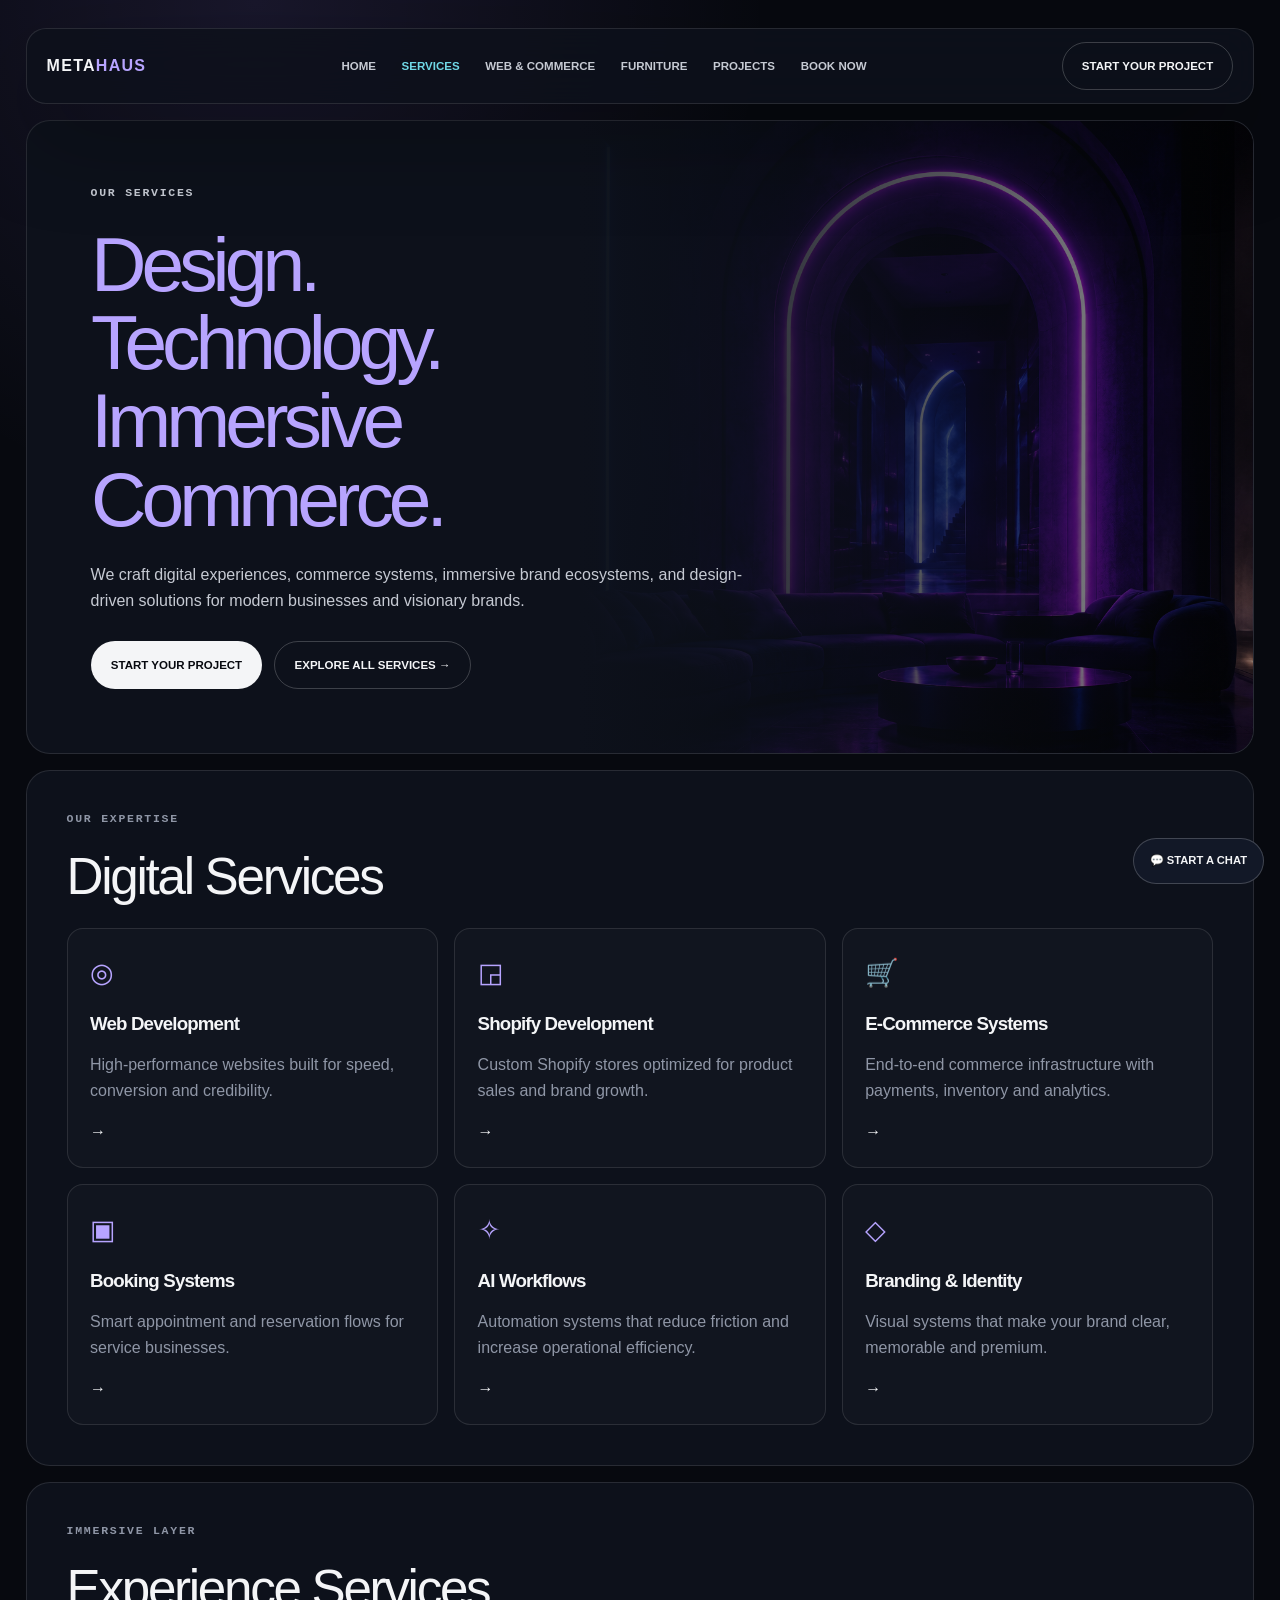
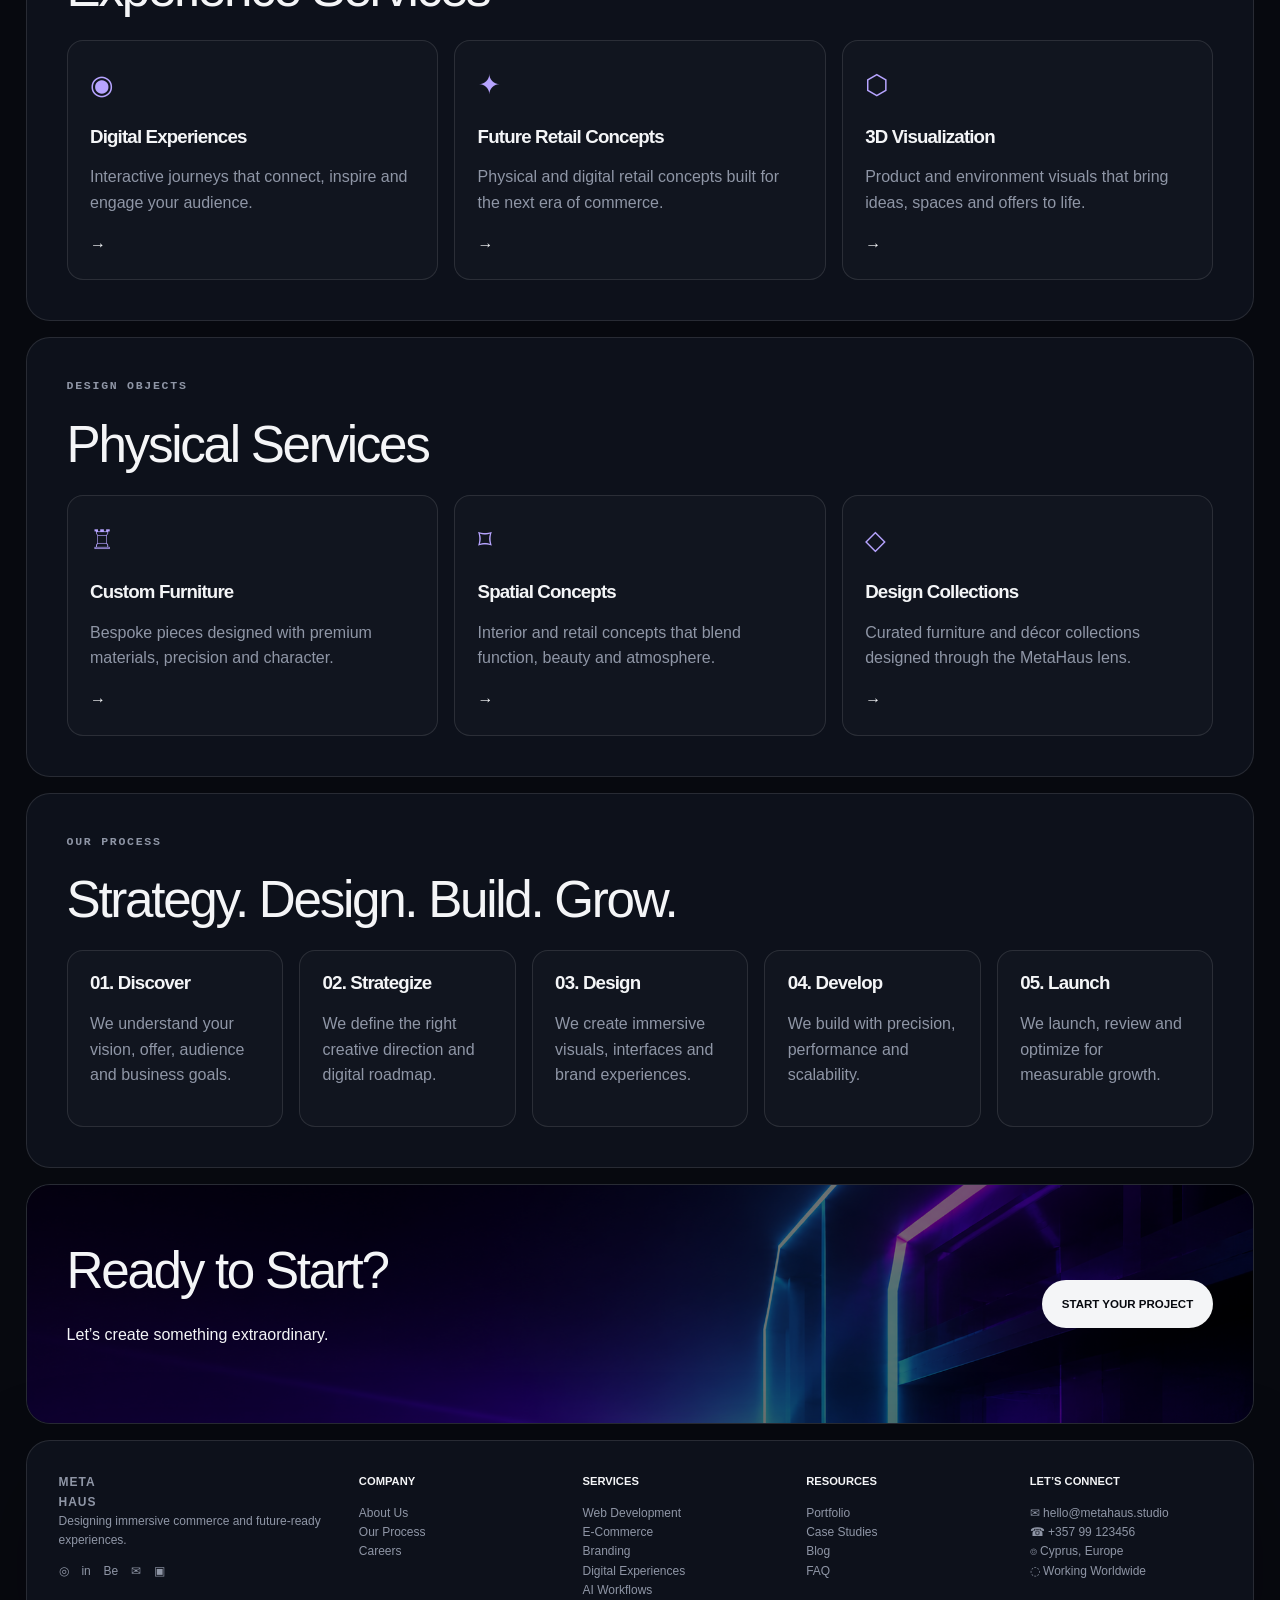
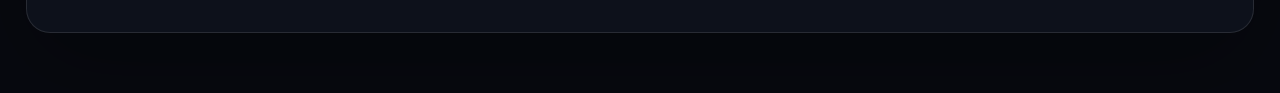
<file: services.html>
<!doctype html>
<html lang="en">
<head>
  <meta charset="utf-8"/>
  <meta name="viewport" content="width=device-width, initial-scale=1"/>
  <meta name="robots" content="noindex, follow"/>
  <title>Services — MetaHaus</title>
  <link rel="stylesheet" href="css/styles.css"/>
</head>

<body>
  <div class="site-shell">

    <header class="nav glass">
      <a class="logo" href="index.html">META<span>HAUS</span></a>
      <button class="nav-toggle" aria-label="Open menu">☰</button>

      <nav class="nav-links">
        <a href="index.html">Home</a>
        <a class="active" href="services.html">Services</a>
        <a href="web-commerce.html">Web & Commerce</a>
        <a href="furniture.html">Furniture</a>
        <a href="projects.html">Projects</a>
        <a href="book-online.html">Book Now</a>
      </nav>

      <a class="btn btn-outline" href="book-online.html">Start Your Project</a>
    </header>

    <main>
      <section class="hero page-hero split-hero reveal">
        <div class="hero-copy">
          <p class="eyebrow">Our Services</p>
          <h1>Design. Technology. <span>Immersive Commerce.</span></h1>
          <p>We craft digital experiences, commerce systems, immersive brand ecosystems, and design-driven solutions for modern businesses and visionary brands.</p>

          <div class="actions">
            <a class="btn btn-primary" href="book-online.html">Start Your Project</a>
            <a class="btn btn-ghost" href="#services">Explore All Services →</a>
          </div>
        </div>

        <div class="hero-visual hero-image">
          <div class="hero-glow"></div>
          <img src="assets/images/hero-services.png" alt="MetaHaus immersive services">
        </div>
      </section>

      <section id="services" class="panel reveal">
        <p class="eyebrow">Our Expertise</p>
        <h2>Digital Services</h2>

        <div class="category-grid">
          <a class="service-card" href="web-commerce.html">
            <i>◎</i><h3>Web Development</h3>
            <p>High-performance websites built for speed, conversion and credibility.</p>
            <span>→</span>
          </a>

          <a class="service-card" href="web-commerce.html">
            <i>◲</i><h3>Shopify Development</h3>
            <p>Custom Shopify stores optimized for product sales and brand growth.</p>
            <span>→</span>
          </a>

          <a class="service-card" href="web-commerce.html">
            <i>🛒</i><h3>E-Commerce Systems</h3>
            <p>End-to-end commerce infrastructure with payments, inventory and analytics.</p>
            <span>→</span>
          </a>

          <a class="service-card" href="book-online.html">
            <i>▣</i><h3>Booking Systems</h3>
            <p>Smart appointment and reservation flows for service businesses.</p>
            <span>→</span>
          </a>

          <a class="service-card" href="book-online.html">
            <i>✧</i><h3>AI Workflows</h3>
            <p>Automation systems that reduce friction and increase operational efficiency.</p>
            <span>→</span>
          </a>

          <a class="service-card" href="projects.html">
            <i>◇</i><h3>Branding & Identity</h3>
            <p>Visual systems that make your brand clear, memorable and premium.</p>
            <span>→</span>
          </a>
        </div>
      </section>

      <section class="panel reveal">
        <p class="eyebrow">Immersive Layer</p>
        <h2>Experience Services</h2>

        <div class="category-grid">
          <a class="service-card" href="projects.html">
            <i>◉</i><h3>Digital Experiences</h3>
            <p>Interactive journeys that connect, inspire and engage your audience.</p>
            <span>→</span>
          </a>

          <a class="service-card" href="projects.html">
            <i>✦</i><h3>Future Retail Concepts</h3>
            <p>Physical and digital retail concepts built for the next era of commerce.</p>
            <span>→</span>
          </a>

          <a class="service-card" href="projects.html">
            <i>⬡</i><h3>3D Visualization</h3>
            <p>Product and environment visuals that bring ideas, spaces and offers to life.</p>
            <span>→</span>
          </a>
        </div>
      </section>

      <section class="panel reveal">
        <p class="eyebrow">Design Objects</p>
        <h2>Physical Services</h2>

        <div class="category-grid">
          <a class="service-card" href="https://metahaus.furniture" target="_blank" rel="noopener">
            <i>♖</i><h3>Custom Furniture</h3>
            <p>Bespoke pieces designed with premium materials, precision and character.</p>
            <span>→</span>
          </a>

          <a class="service-card" href="https://metahaus.furniture" target="_blank" rel="noopener">
            <i>⌑</i><h3>Spatial Concepts</h3>
            <p>Interior and retail concepts that blend function, beauty and atmosphere.</p>
            <span>→</span>
          </a>

          <a class="service-card" href="https://metahaus.furniture" target="_blank" rel="noopener">
            <i>◇</i><h3>Design Collections</h3>
            <p>Curated furniture and décor collections designed through the MetaHaus lens.</p>
            <span>→</span>
          </a>
        </div>
      </section>

      <section class="panel reveal">
        <p class="eyebrow">Our Process</p>
        <h2>Strategy. Design. Build. Grow.</h2>

        <div class="process-grid">
          <article class="mini-card"><h3>01. Discover</h3><p>We understand your vision, offer, audience and business goals.</p></article>
          <article class="mini-card"><h3>02. Strategize</h3><p>We define the right creative direction and digital roadmap.</p></article>
          <article class="mini-card"><h3>03. Design</h3><p>We create immersive visuals, interfaces and brand experiences.</p></article>
          <article class="mini-card"><h3>04. Develop</h3><p>We build with precision, performance and scalability.</p></article>
          <article class="mini-card"><h3>05. Launch</h3><p>We launch, review and optimize for measurable growth.</p></article>
        </div>
      </section>

      <section class="cta-band reveal cta-services">
        <div class="cta-content">
          <h2>Ready to Start?</h2>
          <p>Let’s create something extraordinary.</p>
        </div>

        <div class="cta-image">
          <img src="assets/images/bottom-image-services.png" alt="MetaHaus futuristic environment">
        </div>

        <a class="btn btn-primary" href="book-online.html">Start Your Project</a>
      </section>
    </main>

    <footer class="footer glass">
      <div>
        <a class="logo" href="index.html">META<span>HAUS</span></a>
        <p>Designing immersive commerce and future-ready experiences.</p>
        <div class="socials">
          <a href="#">◎</a><a href="#">in</a><a href="#">Be</a><a href="#">✉</a><a href="#">▣</a>
        </div>
      </div>

      <div>
        <h4>Company</h4>
        <a href="services.html">About Us</a>
        <a href="#services">Our Process</a>
        <a href="book-online.html">Careers</a>
      </div>

      <div>
        <h4>Services</h4>
        <a href="web-commerce.html">Web Development</a>
        <a href="web-commerce.html">E-Commerce</a>
        <a href="projects.html">Branding</a>
        <a href="projects.html">Digital Experiences</a>
        <a href="book-online.html">AI Workflows</a>
      </div>

      <div>
        <h4>Resources</h4>
        <a href="projects.html">Portfolio</a>
        <a href="projects.html">Case Studies</a>
        <a href="#">Blog</a>
        <a href="#">FAQ</a>
      </div>

      <div>
        <h4>Let’s Connect</h4>
        <a href="mailto:hello@metahaus.studio">✉ hello@metahaus.studio</a>
        <a href="tel:+35799123456">☎ +357 99 123456</a>
        <span>⌾ Cyprus, Europe</span>
        <span>◌ Working Worldwide</span>
      </div>
    </footer>

  </div>
<a
  class="whatsapp-float"
  href="https://wa.me/971585983641?text=Hi%20MetaHaus%2C%20I%27m%20interested%20in%20the%20launch%20offer."
  target="_blank"
  rel="noopener"
>
  💬 START A CHAT
</a>
  <script src="js/main.js"></script>
</body>
</html>
</file>
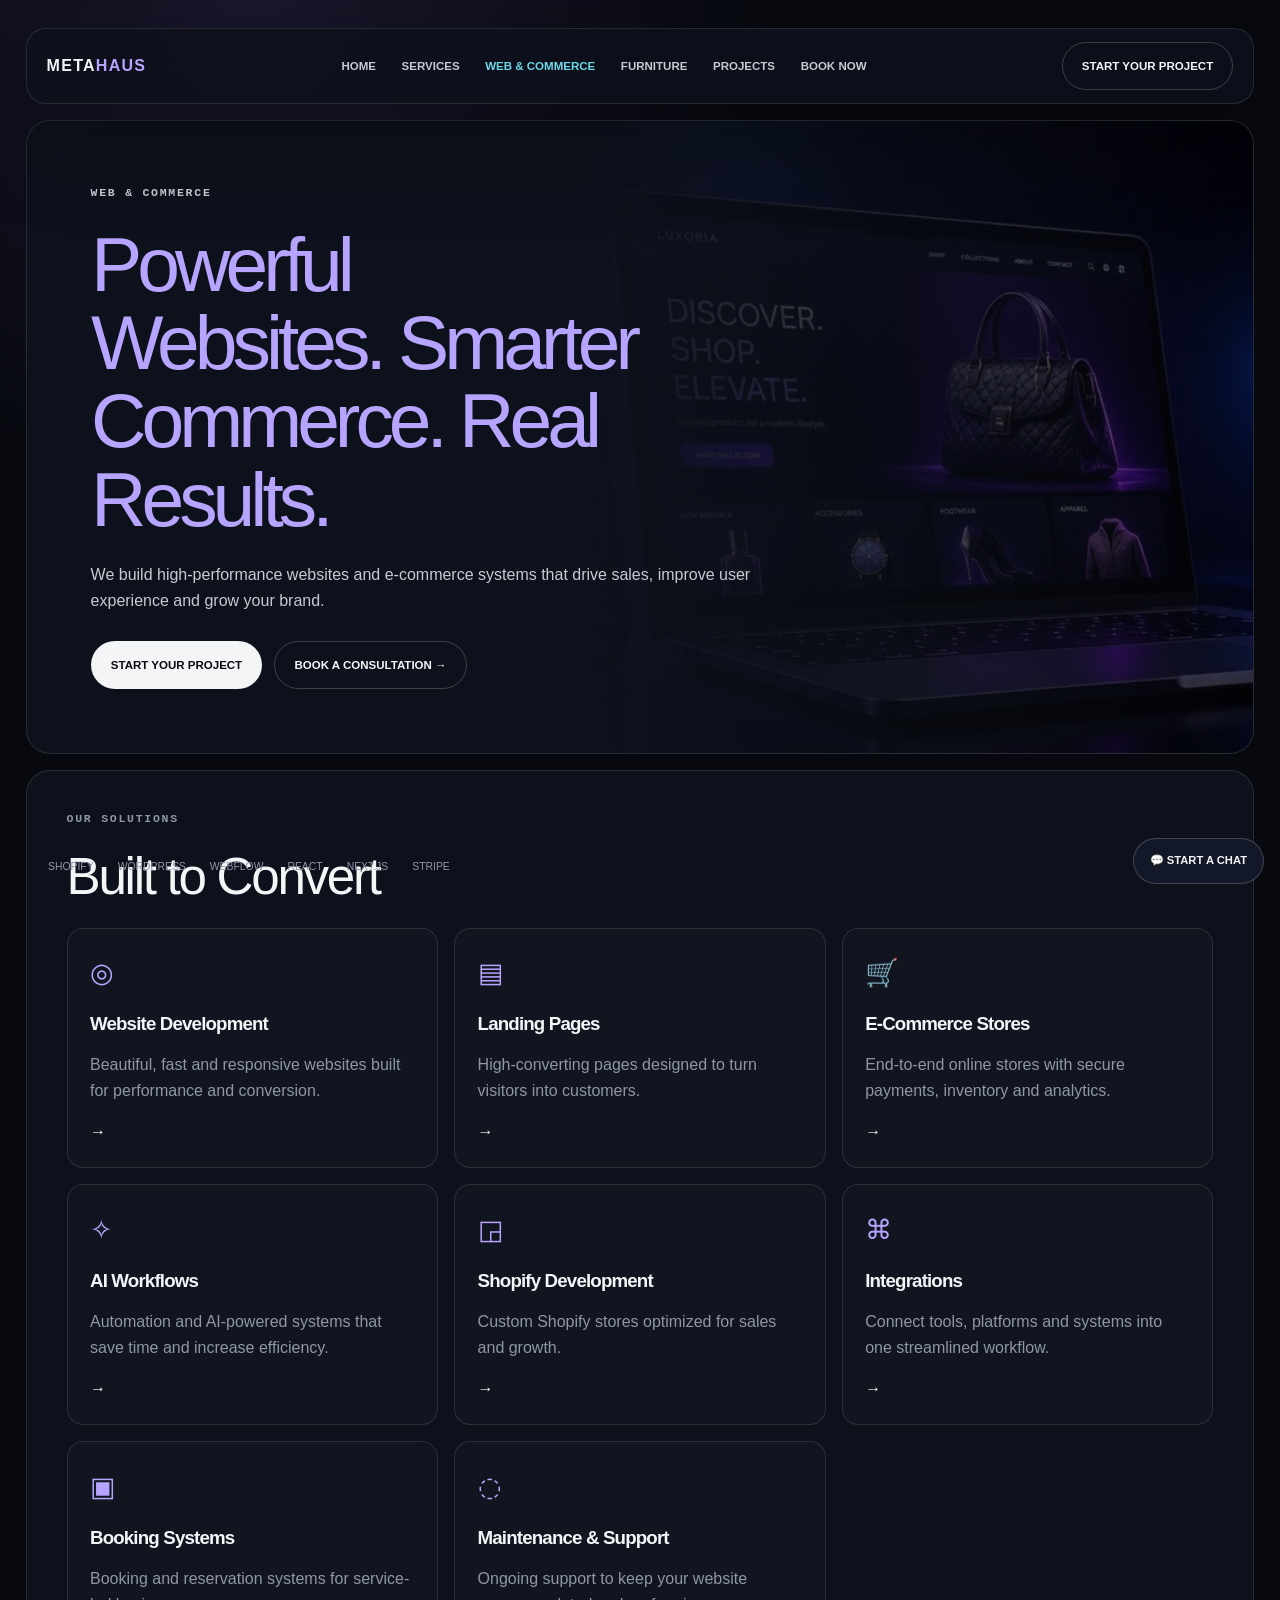
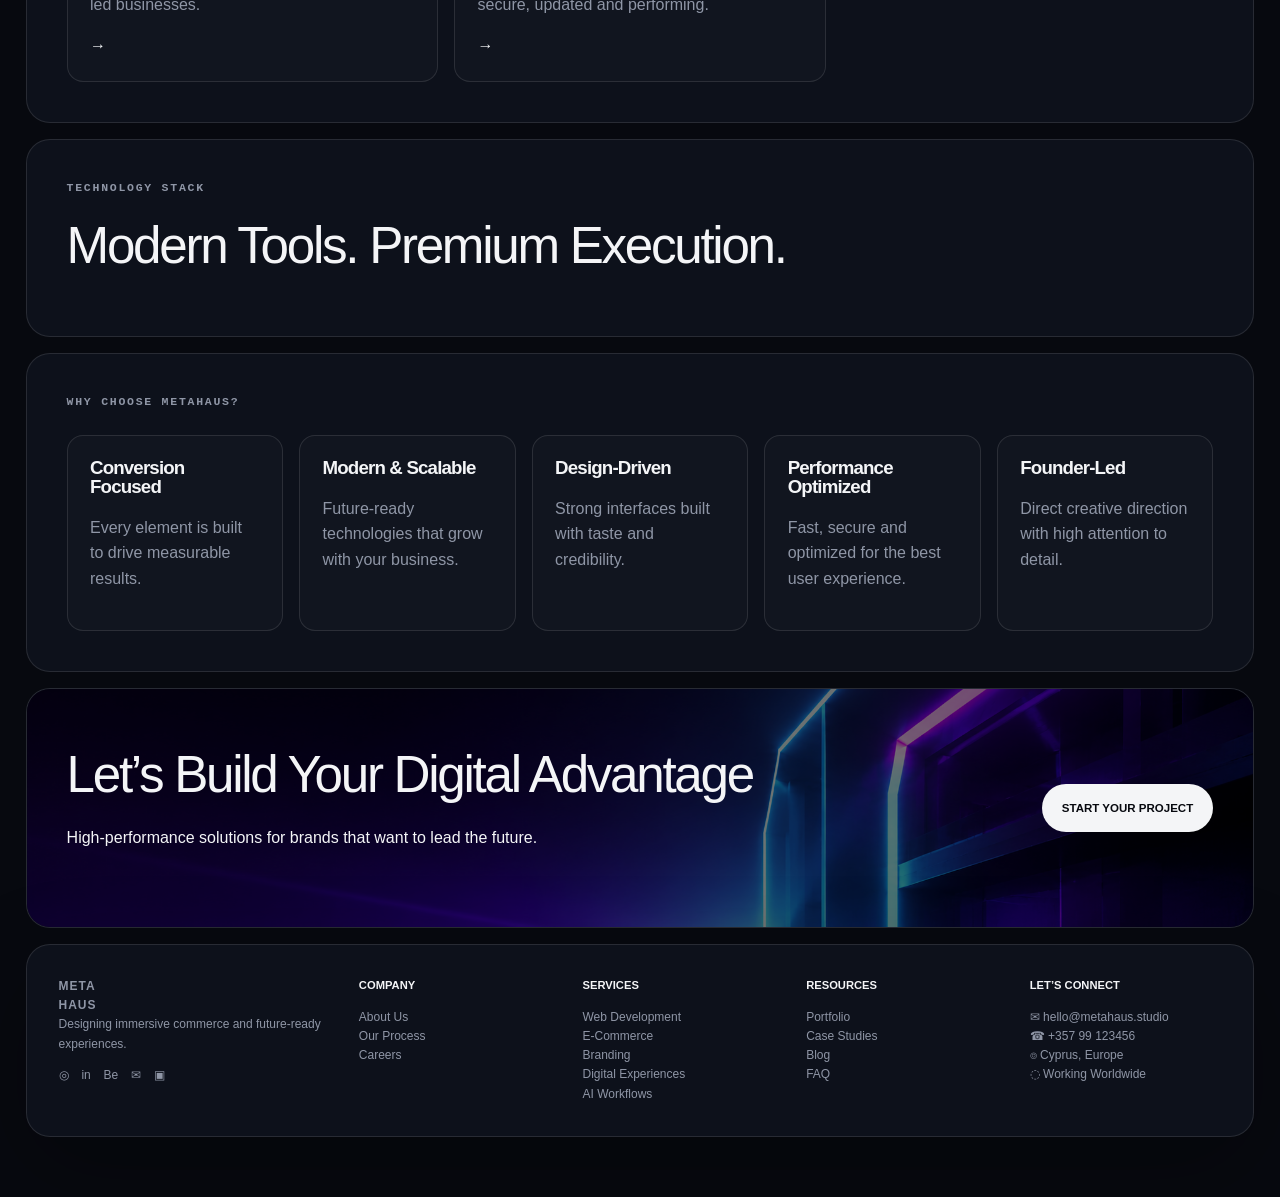
<file: web-commerce.html>
<!doctype html>
<html lang="en">
<head>
  <meta charset="utf-8"/>
  <meta name="viewport" content="width=device-width, initial-scale=1"/>
  <meta name="robots" content="noindex, follow"/>
  <title>Web & Commerce — MetaHaus</title>
  <link rel="stylesheet" href="css/styles.css"/>
</head>

<body>
  <div class="site-shell">

    <header class="nav glass">
      <a class="logo" href="index.html">META<span>HAUS</span></a>
      <button class="nav-toggle" aria-label="Open menu">☰</button>

      <nav class="nav-links">
        <a href="index.html">Home</a>
        <a href="services.html">Services</a>
        <a class="active" href="web-commerce.html">Web & Commerce</a>
        <a href="furniture.html">Furniture</a>
        <a href="projects.html">Projects</a>
        <a href="book-online.html">Book Now</a>
      </nav>

      <a class="btn btn-outline" href="book-online.html">Start Your Project</a>
    </header>

    <main>
      <section class="hero page-hero split-hero reveal">
        <div class="hero-copy">
          <p class="eyebrow">Web & Commerce</p>

          <h1>Powerful Websites. Smarter Commerce. <span>Real Results.</span></h1>

          <p>We build high-performance websites and e-commerce systems that drive sales, improve user experience and grow your brand.</p>

          <div class="actions">
            <a class="btn btn-primary" href="book-online.html">Start Your Project</a>
            <a class="btn btn-ghost" href="book-online.html">Book a Consultation →</a>
          </div>
        </div>

        <div class="hero-visual hero-image">
          <div class="hero-glow"></div>
          <img src="assets/images/commerce-modern.jpg" alt="MetaHaus web and commerce systems">
        </div>
      </section>

      <section class="panel reveal">
        <p class="eyebrow">Our Solutions</p>
        <h2>Built to Convert</h2>

        <div class="category-grid">
          <a class="service-card" href="book-online.html">
            <i>◎</i><h3>Website Development</h3>
            <p>Beautiful, fast and responsive websites built for performance and conversion.</p>
            <span>→</span>
          </a>

          <a class="service-card" href="book-online.html">
            <i>▤</i><h3>Landing Pages</h3>
            <p>High-converting pages designed to turn visitors into customers.</p>
            <span>→</span>
          </a>

          <a class="service-card" href="book-online.html">
            <i>🛒</i><h3>E-Commerce Stores</h3>
            <p>End-to-end online stores with secure payments, inventory and analytics.</p>
            <span>→</span>
          </a>

          <a class="service-card" href="book-online.html">
            <i>✧</i><h3>AI Workflows</h3>
            <p>Automation and AI-powered systems that save time and increase efficiency.</p>
            <span>→</span>
          </a>

          <a class="service-card" href="book-online.html">
            <i>◲</i><h3>Shopify Development</h3>
            <p>Custom Shopify stores optimized for sales and growth.</p>
            <span>→</span>
          </a>

          <a class="service-card" href="book-online.html">
            <i>⌘</i><h3>Integrations</h3>
            <p>Connect tools, platforms and systems into one streamlined workflow.</p>
            <span>→</span>
          </a>

          <a class="service-card" href="book-online.html">
            <i>▣</i><h3>Booking Systems</h3>
            <p>Booking and reservation systems for service-led businesses.</p>
            <span>→</span>
          </a>

          <a class="service-card" href="book-online.html">
            <i>◌</i><h3>Maintenance & Support</h3>
            <p>Ongoing support to keep your website secure, updated and performing.</p>
            <span>→</span>
          </a>
        </div>
      </section>

      <section class="panel reveal">
        <p class="eyebrow">Technology Stack</p>
        <h2>Modern Tools. Premium Execution.</h2>

        <div class="brand-row stack-row">
          <span>Shopify</span>
          <span>WordPress</span>
          <span>Webflow</span>
          <span>React</span>
          <span>Next.js</span>
          <span>Stripe</span>
        </div>
      </section>

      <section class="panel reveal">
        <p class="eyebrow">Why Choose MetaHaus?</p>

        <div class="why-grid">
          <article class="mini-card"><h3>Conversion Focused</h3><p>Every element is built to drive measurable results.</p></article>
          <article class="mini-card"><h3>Modern & Scalable</h3><p>Future-ready technologies that grow with your business.</p></article>
          <article class="mini-card"><h3>Design-Driven</h3><p>Strong interfaces built with taste and credibility.</p></article>
          <article class="mini-card"><h3>Performance Optimized</h3><p>Fast, secure and optimized for the best user experience.</p></article>
          <article class="mini-card"><h3>Founder-Led</h3><p>Direct creative direction with high attention to detail.</p></article>
        </div>
      </section>

      <section class="cta-band reveal cta-services">
        <div class="cta-content">
          <h2>Let’s Build Your Digital Advantage</h2>
          <p>High-performance solutions for brands that want to lead the future.</p>
        </div>

        <div class="cta-image">
          <img src="assets/images/bottom-image-services.png" alt="MetaHaus digital advantage">
        </div>

        <a class="btn btn-primary" href="book-online.html">Start Your Project</a>
      </section>
    </main>

    <footer class="footer glass">
      <div>
        <a class="logo" href="index.html">META<span>HAUS</span></a>
        <p>Designing immersive commerce and future-ready experiences.</p>
        <div class="socials">
          <a href="#">◎</a><a href="#">in</a><a href="#">Be</a><a href="#">✉</a><a href="#">▣</a>
        </div>
      </div>

      <div>
        <h4>Company</h4>
        <a href="services.html">About Us</a>
        <a href="services.html">Our Process</a>
        <a href="book-online.html">Careers</a>
      </div>

      <div>
        <h4>Services</h4>
        <a href="web-commerce.html">Web Development</a>
        <a href="web-commerce.html">E-Commerce</a>
        <a href="projects.html">Branding</a>
        <a href="projects.html">Digital Experiences</a>
        <a href="book-online.html">AI Workflows</a>
      </div>

      <div>
        <h4>Resources</h4>
        <a href="projects.html">Portfolio</a>
        <a href="projects.html">Case Studies</a>
        <a href="#">Blog</a>
        <a href="#">FAQ</a>
      </div>

      <div>
        <h4>Let’s Connect</h4>
        <a href="mailto:hello@metahaus.studio">✉ hello@metahaus.studio</a>
        <a href="tel:+35799123456">☎ +357 99 123456</a>
        <span>⌾ Cyprus, Europe</span>
        <span>◌ Working Worldwide</span>
      </div>
    </footer>

  </div>
<a
  class="whatsapp-float"
  href="https://wa.me/971585983641?text=Hi%20MetaHaus%2C%20I%27m%20interested%20in%20the%20launch%20offer."
  target="_blank"
  rel="noopener"
>
  💬 START A CHAT
</a>
  <script src="js/main.js"></script>
</body>
</html>
</file>
<file: css/styles.css>
/*
  MetaHaus public website
  Phase 1A: static-first foundation and homepage
*/

:root {
  --color-bg: #07090f;
  --color-bg-deep: #040509;
  --color-surface: #0d111b;
  --color-surface-raised: #121827;
  --color-surface-soft: #161d2d;
  --color-text: #f4f5f7;
  --color-text-soft: #c6cad3;
  --color-muted: #8f96a6;
  --color-line: rgba(255, 255, 255, 0.11);
  --color-line-strong: rgba(255, 255, 255, 0.2);
  --color-violet: #9b7cff;
  --color-violet-bright: #b7a4ff;
  --color-blue: #6da8ff;
  --color-cyan: #70d9e7;

  --font-sans: Inter, ui-sans-serif, -apple-system, BlinkMacSystemFont, "Segoe UI", sans-serif;
  --font-mono: "SFMono-Regular", Consolas, "Liberation Mono", monospace;

  --space-1: 0.375rem;
  --space-2: 0.625rem;
  --space-3: 0.875rem;
  --space-4: 1rem;
  --space-5: 1.5rem;
  --space-6: 2rem;
  --space-7: 3rem;
  --space-8: 4rem;
  --space-9: 6rem;
  --space-10: 8rem;

  --radius-sm: 0.625rem;
  --radius-md: 1rem;
  --radius-lg: 1.5rem;
  --radius-xl: 2rem;
  --page-width: 86rem;
  --page-gutter: clamp(1.25rem, 4vw, 4rem);
  --shadow-soft: 0 2rem 6rem rgba(0, 0, 0, 0.28);
  --transition-fast: 180ms ease;
  --transition-base: 320ms cubic-bezier(0.22, 1, 0.36, 1);
}

*,
*::before,
*::after {
  box-sizing: border-box;
}

html {
  scroll-behavior: smooth;
  scroll-padding-top: 6rem;
  overflow-x: clip;
}

body {
  margin: 0;
  background: var(--color-bg);
  color: var(--color-text);
  font-family: var(--font-sans);
  font-size: 1rem;
  line-height: 1.6;
  -webkit-font-smoothing: antialiased;
  text-rendering: optimizeLegibility;
}

body::selection {
  background: var(--color-violet);
  color: var(--color-bg-deep);
}

img,
svg {
  display: block;
  max-width: 100%;
}

button,
input,
textarea,
select {
  font: inherit;
}

a {
  color: inherit;
  text-decoration: none;
}

h1,
h2,
h3,
p,
blockquote {
  margin-top: 0;
}

h1,
h2,
h3 {
  letter-spacing: -0.045em;
  line-height: 1.02;
}

:focus-visible {
  outline: 2px solid var(--color-cyan);
  outline-offset: 4px;
}

.skip-link {
  position: fixed;
  top: 0.75rem;
  left: 0.75rem;
  z-index: 1000;
  padding: 0.75rem 1rem;
  border-radius: var(--radius-sm);
  background: var(--color-text);
  color: var(--color-bg);
  font-weight: 700;
  transform: translateY(-150%);
  transition: transform var(--transition-fast);
}

.skip-link:focus {
  transform: translateY(0);
}

.section-shell {
  width: min(100%, var(--page-width));
  margin-inline: auto;
  padding-inline: var(--page-gutter);
}

.section {
  position: relative;
  padding-block: var(--space-10);
}

.eyebrow {
  margin-bottom: var(--space-5);
  color: var(--color-muted);
  font-family: var(--font-mono);
  font-size: 0.72rem;
  font-weight: 600;
  letter-spacing: 0.15em;
  line-height: 1.4;
  text-transform: uppercase;
}

.eyebrow span {
  margin-inline: 0.45em;
  color: var(--color-violet-bright);
}

.section-heading {
  display: grid;
  grid-template-columns: minmax(0, 1fr) minmax(15rem, 25rem);
  align-items: end;
  gap: var(--space-7);
  margin-bottom: var(--space-8);
}

.section-heading h2,
.definition-copy h2,
.company-copy h2,
.portal-panel h2,
.contact-panel h2 {
  max-width: 18ch;
  margin-bottom: 0;
  font-size: clamp(2.5rem, 5.6vw, 5.75rem);
  font-weight: 520;
}

.heading-note {
  max-width: 34rem;
  margin-bottom: 0.2rem;
  color: var(--color-muted);
  font-size: 0.94rem;
}

.large-copy {
  color: var(--color-text-soft);
  font-size: clamp(1.35rem, 2.1vw, 2rem);
  letter-spacing: -0.03em;
  line-height: 1.35;
}

.button-row {
  display: flex;
  flex-wrap: wrap;
  gap: 0.75rem;
}

.button {
  display: inline-flex;
  min-height: 3.25rem;
  align-items: center;
  justify-content: center;
  gap: 0.85rem;
  padding: 0.85rem 1.25rem;
  border: 1px solid transparent;
  border-radius: 999px;
  font-size: 0.82rem;
  font-weight: 680;
  letter-spacing: -0.01em;
  line-height: 1;
  transition: background-color var(--transition-fast), border-color var(--transition-fast), color var(--transition-fast), transform var(--transition-base);
}

.button:hover {
  transform: translateY(-2px);
}

.button-primary {
  background: var(--color-text);
  color: var(--color-bg-deep);
}

.button-primary:hover {
  background: var(--color-violet-bright);
}

.button-secondary {
  border-color: var(--color-line-strong);
  background: rgba(255, 255, 255, 0.025);
  color: var(--color-text);
}

.button-secondary:hover,
.button-portal:hover {
  border-color: rgba(155, 124, 255, 0.65);
  background: rgba(155, 124, 255, 0.08);
}

.button-portal {
  border-color: rgba(155, 124, 255, 0.44);
  background: rgba(155, 124, 255, 0.08);
}

.button-light {
  background: var(--color-bg-deep);
  color: var(--color-text);
}

.text-link,
.card-link {
  display: inline-flex;
  min-height: 2.75rem;
  align-items: center;
  gap: 0.6rem;
  color: var(--color-text);
  font-size: 0.84rem;
  font-weight: 680;
}

.text-link span,
.card-link span {
  color: var(--color-violet-bright);
  transition: transform var(--transition-base);
}

.text-link:hover span,
.card-link:hover span {
  transform: translateX(0.25rem);
}

/* Header */

.site-header {
  position: fixed;
  top: 0;
  left: 0;
  z-index: 100;
  width: 100%;
  padding: 1rem var(--page-gutter) 0;
  pointer-events: none;
}

.nav-shell {
  display: grid;
  grid-template-columns: auto 1fr auto;
  width: min(100%, calc(var(--page-width) - (var(--page-gutter) * 2)));
  min-height: 4.5rem;
  align-items: center;
  gap: var(--space-6);
  margin-inline: auto;
  padding: 0.6rem 0.75rem 0.6rem 1.25rem;
  border: 1px solid var(--color-line);
  border-radius: 1.25rem;
  background: rgba(8, 10, 16, 0.82);
  box-shadow: 0 1rem 4rem rgba(0, 0, 0, 0.22);
  backdrop-filter: blur(20px) saturate(120%);
  pointer-events: auto;
}

.brand {
  display: inline-flex;
  min-height: 2.75rem;
  align-items: center;
  font-size: 0.98rem;
  font-weight: 800;
  letter-spacing: 0.12em;
  line-height: 1;
}

.brand-haus {
  color: var(--color-violet-bright);
}

.primary-nav {
  display: flex;
  justify-content: center;
  gap: clamp(1rem, 2.2vw, 2rem);
}

.primary-nav a {
  position: relative;
  display: inline-flex;
  min-width: 2.75rem;
  min-height: 2.75rem;
  align-items: center;
  padding: 0.65rem 0;
  color: var(--color-text-soft);
  font-size: 0.78rem;
  font-weight: 620;
}

.primary-nav a::after {
  content: "";
  position: absolute;
  right: 0;
  bottom: 0.35rem;
  left: 0;
  height: 1px;
  background: var(--color-violet-bright);
  transform: scaleX(0);
  transition: transform var(--transition-base);
}

.primary-nav a:hover {
  color: var(--color-text);
}

.primary-nav a:hover::after,
.primary-nav a[aria-current="location"]::after {
  transform: scaleX(1);
}

.primary-nav a[aria-current="location"] {
  color: var(--color-text);
}

.primary-nav a[aria-current="location"]::before {
  content: "";
  position: absolute;
  top: 50%;
  left: -0.7rem;
  width: 0.25rem;
  height: 0.25rem;
  border-radius: 50%;
  background: var(--color-violet-bright);
  box-shadow: 0 0 0.8rem rgba(155, 124, 255, 0.55);
  transform: translateY(-50%);
}

.nav-toggle {
  display: none;
  width: 2.75rem;
  height: 2.75rem;
  padding: 0;
  border: 1px solid var(--color-line);
  border-radius: 50%;
  background: transparent;
  color: var(--color-text);
  cursor: pointer;
}

.nav-toggle span {
  display: block;
  width: 1rem;
  height: 1px;
  margin: 0.3rem auto;
  background: currentColor;
  transition: transform var(--transition-fast);
}

.nav-toggle[aria-expanded="true"] span:first-child {
  transform: translateY(3px) rotate(45deg);
}

.nav-toggle[aria-expanded="true"] span:last-child {
  transform: translateY(-2px) rotate(-45deg);
}

.no-script-nav {
  position: relative;
  z-index: 2;
  display: flex;
  flex-wrap: wrap;
  gap: 0.5rem 1.25rem;
  padding-top: 6.5rem;
  padding-bottom: 1rem;
  color: var(--color-text-soft);
  font-size: 0.78rem;
  font-weight: 650;
}

.no-script-nav a {
  min-height: 2.75rem;
  display: inline-flex;
  align-items: center;
}

/* Hero */

.home-page {
  --ambient-color: 104, 90, 180;
  overflow-x: hidden;
  background:
    radial-gradient(circle at 79% 12%, rgba(71, 91, 166, 0.17), transparent 28rem),
    radial-gradient(circle at 35% -10%, rgba(125, 85, 180, 0.09), transparent 35rem),
    var(--color-bg);
}

.home-page::before {
  content: "";
  position: fixed;
  inset: 0;
  z-index: 0;
  pointer-events: none;
  opacity: 0.16;
  background-image:
    linear-gradient(rgba(255, 255, 255, 0.028) 1px, transparent 1px),
    linear-gradient(90deg, rgba(255, 255, 255, 0.028) 1px, transparent 1px),
    radial-gradient(circle at 78% 38%, rgba(var(--ambient-color), 0.16), transparent 28rem);
  background-size: 6rem 6rem, 6rem 6rem, 100% 100%;
  transition: opacity 900ms ease, background-image 900ms ease;
}

.home-page[data-active-section="products"] { --ambient-color: 121, 101, 205; }
.home-page[data-active-section="capabilities"] { --ambient-color: 73, 132, 188; }
.home-page[data-active-section="worlds"] { --ambient-color: 65, 151, 163; }
.home-page[data-active-section="company"] { --ambient-color: 125, 113, 158; }
.home-page[data-active-section="contact"] { --ambient-color: 93, 90, 140; }

.home-page > main,
.home-page > .site-footer {
  position: relative;
  z-index: 1;
}

.home-page .hero {
  position: relative;
  min-height: min(61rem, 100svh);
  padding-top: clamp(9rem, 15vh, 12rem);
  overflow: hidden;
}

.home-page .hero::before {
  content: "";
  position: absolute;
  inset: 0;
  z-index: -1;
  opacity: 0.36;
  background-image:
    linear-gradient(rgba(255, 255, 255, 0.035) 1px, transparent 1px),
    linear-gradient(90deg, rgba(255, 255, 255, 0.035) 1px, transparent 1px);
  background-size: 5rem 5rem;
  mask-image: linear-gradient(to bottom, black 15%, transparent 88%);
}

.hero-layout {
  display: grid;
  grid-template-columns: minmax(0, 1.08fr) minmax(26rem, 0.92fr);
  align-items: center;
  gap: clamp(3rem, 8vw, 8rem);
}

.hero-copy h1 {
  max-width: 13ch;
  margin-bottom: var(--space-6);
  font-size: clamp(3.5rem, 7.1vw, 7.3rem);
  font-weight: 510;
  letter-spacing: -0.065em;
}

.hero-intro {
  max-width: 47rem;
  margin-bottom: var(--space-7);
  color: var(--color-text-soft);
  font-size: clamp(1.05rem, 1.5vw, 1.3rem);
  line-height: 1.65;
}

.hero-system {
  --depth-x: 0deg;
  --depth-y: 0deg;
  --node-axis-offset: 12%;
  position: relative;
  width: min(100%, 38rem);
  min-height: 0;
  aspect-ratio: 1;
  justify-self: end;
  border: 1px solid rgba(255, 255, 255, 0.14);
  border-radius: 50%;
  background:
    radial-gradient(circle at 50% 50%, rgba(155, 124, 255, 0.095), transparent 36%),
    rgba(255, 255, 255, 0.01);
  box-shadow: inset 0 0 7rem rgba(76, 109, 190, 0.065), 0 2rem 6rem rgba(0, 0, 0, 0.24);
  transform: perspective(75rem) rotateX(var(--depth-x)) rotateY(var(--depth-y));
  transform-style: preserve-3d;
  transition: border-color 500ms ease, box-shadow 500ms ease, transform 650ms cubic-bezier(0.22, 1, 0.36, 1);
}

.hero-system::before,
.hero-system::after {
  content: "";
  position: absolute;
  top: 50%;
  left: 50%;
  background: rgba(255, 255, 255, 0.1);
  transform: translate(-50%, -50%);
}

.hero-system::before {
  width: 100%;
  height: 1px;
}

.hero-system::after {
  width: 1px;
  height: 100%;
}

.system-orbit {
  position: absolute;
  top: 50%;
  left: 50%;
  border: 1px solid rgba(255, 255, 255, 0.13);
  border-radius: 50%;
  transform: translate(-50%, -50%);
  will-change: transform, opacity;
}

.orbit-one {
  width: 68%;
  height: 68%;
}

.orbit-two {
  width: 40%;
  height: 40%;
  border-color: rgba(155, 124, 255, 0.25);
}

.system-core {
  position: absolute;
  top: 50%;
  left: 50%;
  z-index: 2;
  display: flex;
  width: clamp(5.75rem, 25%, 8.25rem);
  aspect-ratio: 1;
  flex-direction: column;
  align-items: center;
  justify-content: center;
  border: 1px solid rgba(155, 124, 255, 0.42);
  border-radius: 50%;
  background: #0c101a;
  box-shadow: 0 0 3.5rem rgba(126, 98, 213, 0.14);
  transform: translate(-50%, -50%);
  transition: border-color 400ms ease, box-shadow 400ms ease;
}

.system-core span {
  font-size: clamp(1.2rem, 3.1vw, 1.65rem);
  font-weight: 750;
  letter-spacing: 0.14em;
  line-height: 1;
  translate: 0.06em 0;
}

.system-core small {
  margin-top: 0.5rem;
  color: var(--color-muted);
  font-family: var(--font-mono);
  font-size: 0.58rem;
  letter-spacing: 0.12em;
  text-transform: uppercase;
}

.system-node {
  position: absolute;
  z-index: 3;
  display: grid;
  grid-template-columns: 1.2rem auto;
  width: 7.25rem;
  min-height: 2.75rem;
  align-items: center;
  justify-content: center;
  gap: 0.5rem;
  padding: 0.55rem 0.85rem;
  border: 1px solid rgba(255, 255, 255, 0.13);
  border-radius: 999px;
  background: rgba(9, 12, 20, 0.92);
  color: var(--color-text-soft);
  font-size: 0.72rem;
  font-weight: 650;
  letter-spacing: 0.015em;
  line-height: 1;
  box-shadow: 0 0.75rem 1.8rem rgba(0, 0, 0, 0.18);
  cursor: default;
  transition: opacity 350ms ease, border-color 350ms ease, color 350ms ease, background-color 350ms ease, transform 350ms cubic-bezier(0.22, 1, 0.36, 1);
}

.system-node:hover,
.system-node:focus-visible {
  border-color: rgba(155, 124, 255, 0.6);
  background: rgba(17, 19, 31, 0.98);
  color: var(--color-text);
  transform: translateY(-0.2rem);
}

.system-node span {
  width: 1.2rem;
  color: var(--color-violet-bright);
  font-family: var(--font-mono);
  font-size: 0.58rem;
  letter-spacing: 0.06em;
  text-align: center;
}

.node-os {
  top: var(--node-axis-offset);
  left: 50%;
  translate: -50% -50%;
}

.node-ai {
  top: 50%;
  right: var(--node-axis-offset);
  translate: 50% -50%;
}

.node-mobility {
  bottom: var(--node-axis-offset);
  left: 50%;
  translate: -50% 50%;
}

.node-commerce {
  top: 50%;
  left: var(--node-axis-offset);
  translate: -50% -50%;
}

.system-readout {
  position: absolute;
  right: 8%;
  bottom: 8%;
  display: grid;
  gap: 0.25rem;
  color: var(--color-muted);
  font-family: var(--font-mono);
  font-size: 0.57rem;
  letter-spacing: 0.1em;
  text-transform: uppercase;
}

.system-readout button {
  min-height: 2.75rem;
  padding: 0.5rem 0;
  border: 0;
  background: transparent;
  color: inherit;
  font: inherit;
  letter-spacing: inherit;
  text-align: left;
  text-transform: inherit;
  cursor: pointer;
  transition: color 250ms ease, transform 250ms ease;
}

.system-readout button:hover,
.system-readout button:focus-visible,
.system-readout button[aria-pressed="true"] {
  color: var(--color-text);
  transform: translateX(-0.2rem);
}

.hero-system[data-active-layer="products"] .system-node:not([data-layer="products"]),
.hero-system[data-active-layer="worlds"] .system-node:not([data-layer="worlds"]) {
  opacity: 0.32;
}

.hero-system[data-active-layer="products"] .system-node[data-layer="products"],
.hero-system[data-active-layer="worlds"] .system-node[data-layer="worlds"] {
  border-color: rgba(155, 124, 255, 0.66);
  color: var(--color-text);
  box-shadow: 0 0.8rem 2rem rgba(0, 0, 0, 0.2), 0 0 1.4rem rgba(155, 124, 255, 0.14);
}

.hero-system[data-active-layer="capabilities"]::before,
.hero-system[data-active-layer="capabilities"]::after {
  background: rgba(112, 217, 231, 0.42);
  box-shadow: 0 0 1rem rgba(112, 217, 231, 0.16);
}

.hero-system[data-active-layer="capabilities"] .system-orbit {
  border-color: rgba(112, 217, 231, 0.3);
}

.system-caption {
  position: absolute;
  bottom: 8%;
  left: 8%;
  max-width: 9rem;
  margin: 0;
  color: var(--color-muted);
  font-family: var(--font-mono);
  font-size: 0.55rem;
  letter-spacing: 0.08em;
  line-height: 1.5;
  text-transform: uppercase;
}

.hero-index {
  display: grid;
  grid-template-columns: repeat(5, 1fr);
  margin-top: clamp(4rem, 10vh, 8rem);
  border-top: 1px solid var(--color-line);
  border-bottom: 1px solid var(--color-line);
}

.hero-index span {
  padding: 1.05rem 1rem;
  border-right: 1px solid var(--color-line);
  color: var(--color-muted);
  font-family: var(--font-mono);
  font-size: 0.62rem;
  letter-spacing: 0.08em;
  text-align: center;
  text-transform: uppercase;
}

.hero-index span:first-child { border-left: 1px solid var(--color-line); }

/* Company definition */

.section-definition {
  background: var(--color-text);
  color: var(--color-bg-deep);
}

.definition-grid,
.company-grid {
  display: grid;
  grid-template-columns: minmax(10rem, 0.38fr) minmax(0, 1fr);
  gap: clamp(3rem, 9vw, 9rem);
}

.section-marker {
  display: flex;
  gap: 1rem;
  align-items: flex-start;
  color: #666d79;
  font-family: var(--font-mono);
  font-size: 0.68rem;
  letter-spacing: 0.1em;
  text-transform: uppercase;
}

.section-marker p {
  margin-bottom: 0;
}

.definition-copy h2 {
  max-width: 14ch;
  margin-bottom: var(--space-7);
}

.definition-copy > p {
  max-width: 47rem;
  color: #4f5561;
  font-size: clamp(1.05rem, 1.5vw, 1.3rem);
  line-height: 1.7;
}

/* MetaHaus OS */

.section-os {
  border-bottom: 1px solid var(--color-line);
  background: #090c14;
}

.os-panel {
  display: grid;
  grid-template-columns: minmax(18rem, 0.7fr) minmax(0, 1.3fr);
  gap: var(--space-8);
  align-items: stretch;
}

.os-narrative {
  display: flex;
  flex-direction: column;
  align-items: flex-start;
  justify-content: flex-end;
  padding: clamp(1.5rem, 3vw, 2.5rem);
  border: 1px solid var(--color-line);
  border-radius: var(--radius-lg);
  background: rgba(255, 255, 255, 0.015);
}

.os-narrative > p:not(.large-copy) {
  max-width: 38rem;
  color: var(--color-muted);
}

.os-narrative .text-link {
  min-height: 2.75rem;
  align-items: center;
}

.os-actions {
  display: flex;
  flex-wrap: wrap;
  gap: 0.5rem 1.25rem;
  margin-top: auto;
  padding-top: var(--space-7);
}

.os-introduction.os-introduction-strategic {
  grid-template-columns: minmax(0, 1fr);
}

.os-preview-column {
  min-width: 0;
}

.os-scope {
  display: grid;
  grid-template-columns: repeat(2, minmax(0, 1fr));
  width: 100%;
  margin: 1.25rem 0 0;
  padding: 0;
  border-top: 1px solid var(--color-line);
  list-style: none;
}

.os-scope li {
  min-width: 0;
  padding: 0.7rem 0.75rem 0.7rem 0;
  border-bottom: 1px solid var(--color-line);
  color: var(--color-text-soft);
  font-size: 0.7rem;
  line-height: 1.4;
}

.os-scope li:nth-child(even) {
  padding-left: 0.75rem;
  border-left: 1px solid var(--color-line);
}

.os-interface {
  min-height: 37rem;
  overflow: hidden;
  border: 1px solid rgba(155, 124, 255, 0.3);
  border-radius: var(--radius-lg);
  background:
    radial-gradient(circle at 75% 30%, rgba(100, 120, 220, 0.15), transparent 28rem),
    #0a0e17;
  box-shadow: var(--shadow-soft);
}

.interface-topbar {
  display: grid;
  grid-template-columns: 1fr auto 1fr;
  min-height: 3.5rem;
  align-items: center;
  padding-inline: 1.25rem;
  border-bottom: 1px solid var(--color-line);
  color: var(--color-muted);
  font-family: var(--font-mono);
  font-size: 0.58rem;
  letter-spacing: 0.08em;
  text-transform: uppercase;
}

.interface-mark {
  color: var(--color-text);
  font-weight: 700;
}

.interface-state {
  justify-self: end;
  color: var(--color-cyan);
}

.interface-state::before {
  content: "";
  display: inline-block;
  width: 0.4rem;
  height: 0.4rem;
  margin-right: 0.45rem;
  border-radius: 50%;
  background: currentColor;
}

.interface-body {
  display: grid;
  grid-template-columns: 4rem 1fr;
  min-height: calc(37rem - 3.5rem);
}

.interface-rail {
  display: flex;
  flex-direction: column;
  align-items: center;
  gap: 1.1rem;
  padding-top: 1.5rem;
  border-right: 1px solid var(--color-line);
}

.interface-rail span {
  width: 0.55rem;
  height: 0.55rem;
  border: 1px solid var(--color-line-strong);
  border-radius: 50%;
}

.interface-rail .active {
  border-color: var(--color-violet-bright);
  background: var(--color-violet-bright);
  box-shadow: 0 0 1rem rgba(155, 124, 255, 0.55);
}

.interface-content {
  display: flex;
  flex-direction: column;
  padding: clamp(1.5rem, 4vw, 3rem);
}

.interface-content > p {
  color: var(--color-violet-bright);
  font-family: var(--font-mono);
  font-size: 0.64rem;
  letter-spacing: 0.1em;
  text-transform: uppercase;
}

.interface-content > h3 {
  max-width: 16ch;
  margin-bottom: auto;
  font-size: clamp(2rem, 4vw, 4rem);
  font-weight: 520;
}

.interface-modules {
  display: grid;
  grid-template-columns: repeat(4, 1fr);
  gap: 0.65rem;
}

.interface-modules article {
  min-width: 0;
  padding: 1rem;
  border: 1px solid var(--color-line);
  border-radius: var(--radius-sm);
  background: rgba(255, 255, 255, 0.02);
}

.interface-modules span,
.interface-modules strong,
.interface-modules small {
  display: block;
}

.interface-modules span {
  margin-bottom: 2rem;
  color: var(--color-muted);
  font-family: var(--font-mono);
  font-size: 0.6rem;
}

.interface-modules strong {
  overflow: hidden;
  font-size: 0.75rem;
  text-overflow: ellipsis;
}

.interface-modules small {
  margin-top: 0.25rem;
  overflow: hidden;
  color: var(--color-muted);
  font-size: 0.62rem;
  text-overflow: ellipsis;
  white-space: nowrap;
}

.preview-source-note {
  display: flex;
  align-items: center;
  justify-content: space-between;
  gap: 1.5rem;
  margin: 0;
  padding: 0.85rem 0.25rem 0;
  color: var(--color-muted);
  font-size: 0.64rem;
  line-height: 1.55;
}

.preview-source-note span {
  flex: 0 0 auto;
  color: var(--color-violet-bright);
  font-family: var(--font-mono);
  font-size: 0.55rem;
  letter-spacing: 0.09em;
  text-transform: uppercase;
}

.product-preview-frame {
  overflow: hidden;
  border: 1px solid rgba(155, 124, 255, 0.28);
  border-radius: var(--radius-lg);
  background:
    radial-gradient(circle at 72% 20%, rgba(112, 217, 231, 0.1), transparent 25rem),
    #080b12;
  box-shadow: var(--shadow-soft);
}

.product-proof-figure,
.product-preview-detail {
  margin: 0;
}

.product-proof-window {
  position: relative;
  overflow: hidden;
  border-bottom: 1px solid var(--color-line);
  background: #080b12;
}

.product-proof-window::after {
  position: absolute;
  inset: 0;
  border: 1px solid rgba(255, 255, 255, 0.04);
  content: "";
  pointer-events: none;
}

.product-proof-window img {
  width: 100%;
  height: auto;
}

.product-proof-window-primary {
  aspect-ratio: 1.28;
}

.product-proof-window-primary img {
  min-height: 100%;
  object-fit: cover;
  object-position: 35% top;
}

.product-proof-figure figcaption,
.product-preview-detail figcaption {
  margin: 0;
  padding: 0.9rem 1rem;
  color: var(--color-muted);
  font-size: 0.64rem;
  line-height: 1.55;
}

.product-proof-figure figcaption strong,
.product-preview-detail figcaption strong {
  margin-right: 0.35rem;
  color: var(--color-text-soft);
}

.product-preview-details {
  margin-top: 1rem;
  border-top: 1px solid var(--color-line);
}

.product-preview-details summary {
  display: flex;
  min-height: 3rem;
  align-items: center;
  justify-content: space-between;
  gap: 1rem;
  cursor: pointer;
  color: var(--color-text);
  font-size: 0.72rem;
  font-weight: 650;
  list-style: none;
}

.product-preview-details summary::-webkit-details-marker {
  display: none;
}

.product-preview-details summary span {
  color: var(--color-violet-bright);
  transition: transform var(--transition-fast);
}

.product-preview-details[open] summary span {
  transform: rotate(90deg);
}

.product-preview-detail-grid {
  display: grid;
  grid-template-columns: repeat(2, minmax(0, 1fr));
  overflow: hidden;
  border: 1px solid var(--color-line);
  border-radius: var(--radius-md);
  background: #080b12;
}

.product-preview-detail + .product-preview-detail {
  border-left: 1px solid var(--color-line);
}

.product-preview-detail .product-proof-window {
  aspect-ratio: 1.45;
}

.product-preview-detail img {
  width: 100%;
  height: 100%;
  object-fit: cover;
  object-position: top left;
}

.cloud-preview {
  margin-top: 1.5rem;
}

.cloud-preview .product-preview-frame {
  border-radius: var(--radius-md);
  box-shadow: none;
}

.product-proof-window-cloud {
  aspect-ratio: 1.48;
}

.product-proof-window-cloud img {
  width: 100%;
  height: 100%;
  object-fit: cover;
  object-position: 28% top;
}

.cloud-pack-proof {
  border-top: 1px solid var(--color-line);
}

.cloud-pack-proof .product-proof-window {
  aspect-ratio: 1.6;
}

.preview-boundary {
  margin: 0;
  padding: 0.85rem 1rem;
  border-top: 1px solid var(--color-line);
  color: var(--color-muted);
  font-family: var(--font-mono);
  font-size: 0.52rem;
  letter-spacing: 0.05em;
  line-height: 1.5;
  text-transform: uppercase;
}

/* 2026.3 product-proof recomposition */
.os-introduction {
  display: grid;
  grid-template-columns: minmax(18rem, 0.8fr) minmax(0, 1.2fr);
  gap: clamp(2.5rem, 6vw, 7rem);
  align-items: start;
  margin-bottom: clamp(3rem, 6vw, 6rem);
}

.os-narrative-compact {
  min-height: 0;
}

.os-narrative-compact p:last-child {
  margin-bottom: 0;
}

.os-scope-column {
  min-width: 0;
}

.homepage-proof,
.immersive-home-proof {
  width: 100%;
  overflow: hidden;
  border: 1px solid rgba(155, 124, 255, 0.28);
  background: #080b12;
  box-shadow: var(--shadow-soft);
}

.homepage-proof-primary {
  margin-inline: auto;
}

.proof-label {
  display: flex;
  min-height: 3.5rem;
  align-items: center;
  justify-content: space-between;
  gap: 1rem;
  padding-inline: clamp(1rem, 2vw, 1.5rem);
  border-bottom: 1px solid var(--color-line);
  color: var(--color-muted);
  font-family: var(--font-mono);
  font-size: 0.58rem;
  letter-spacing: 0.09em;
  text-transform: uppercase;
}

.proof-label span:first-child {
  color: var(--color-text);
  font-weight: 700;
}

.proof-figure,
.immersive-proof-figure {
  margin: 0;
}

.proof-image-surface {
  width: 100%;
  overflow: hidden;
  background: #070a11;
}

.proof-image-surface img {
  width: 100%;
  height: auto;
}

.proof-figure figcaption,
.immersive-proof-figure figcaption {
  display: flex;
  align-items: baseline;
  justify-content: space-between;
  gap: 2rem;
  padding: 1rem clamp(1rem, 2vw, 1.5rem);
  border-top: 1px solid var(--color-line);
  color: var(--color-muted);
  font-size: 0.72rem;
  line-height: 1.55;
}

.proof-figure figcaption strong {
  flex: 0 0 auto;
  color: var(--color-text);
  font-weight: 680;
}

.proof-figure figcaption span {
  max-width: 42rem;
  text-align: right;
}

.homepage-secondary-proof {
  display: grid;
  grid-template-columns: repeat(2, minmax(0, 1fr));
  gap: clamp(1rem, 2.2vw, 2rem);
  margin-top: clamp(1rem, 2.2vw, 2rem);
}

.homepage-secondary-proof-three {
  grid-template-columns: repeat(3, minmax(0, 1fr));
}

.proof-figure-secondary,
.cloud-secondary-proof {
  overflow: hidden;
  border: 1px solid var(--color-line);
  background: #080b12;
}

.proof-disclosure {
  display: flex;
  align-items: center;
  justify-content: space-between;
  gap: 1.5rem;
  padding: 1rem 0.25rem 0;
}

.proof-disclosure p {
  margin: 0;
  color: var(--color-muted);
  font-size: 0.7rem;
}

.product-proof-product {
  gap: clamp(2rem, 5vw, 4rem);
  padding: clamp(1.25rem, 3vw, 3rem);
}

.product-proof-product .card-topline {
  margin-bottom: 0;
}

.product-proof-intro {
  display: grid;
  grid-template-columns: minmax(15rem, 0.75fr) minmax(0, 1.25fr);
  gap: 1rem clamp(3rem, 8vw, 9rem);
  align-items: end;
}

.product-proof-intro .product-family,
.product-proof-intro h3 {
  grid-column: 1;
}

.product-proof-intro .product-family {
  margin-top: 0;
}

.product-proof-intro h3 {
  margin-bottom: 0;
}

.product-proof-intro .large-copy,
.product-proof-intro > p:last-child {
  grid-column: 2;
}

.product-proof-intro .large-copy {
  margin-bottom: 0.5rem;
  color: var(--color-text);
}

.product-proof-intro > p:last-child {
  margin-bottom: 0;
}

.gallery-source-stage.gallery-source-stage-dominant {
  height: clamp(30rem, 54vw, 46rem);
}

.gallery-source-stage-dominant img {
  top: 11%;
  width: 31%;
  height: 73%;
}

.gallery-source-stage-dominant img:nth-child(1) {
  left: 5%;
}

.gallery-source-stage-dominant img:nth-child(2) {
  left: 34.5%;
  top: 6%;
  height: 82%;
}

.gallery-source-stage-dominant img:nth-child(3) {
  right: 5%;
}

.gallery-source-stage.gallery-source-stage-dominant.gallery-source-stage-single img:first-child {
  top: 7%;
  left: 50%;
  width: min(48%, 28rem);
  height: 86%;
  object-fit: contain;
  transform: translateX(-50%);
}

.product-proof-actions {
  display: flex;
  flex-wrap: wrap;
  gap: 0.5rem 1.5rem;
}

.cloud-home-proof {
  box-shadow: none;
}

.cloud-secondary-proof {
  width: min(100%, 64rem);
}

.proof-disclosure-card {
  padding-top: 0;
}

.cloud-proof-status {
  width: min(100%, 58rem);
  padding: clamp(1.25rem, 2.4vw, 2rem);
  border: 1px solid var(--color-line);
  background: rgba(255, 255, 255, 0.012);
}

.product-proof-product .proof-disclosure-card p {
  max-width: 42rem;
  margin: 0;
  color: var(--color-muted);
  font-family: var(--font-mono);
  font-size: 0.58rem;
  letter-spacing: 0.05em;
  text-transform: uppercase;
}

/* Dedicated, capture-based product preview destinations */
.preview-page {
  background:
    radial-gradient(circle at 18% 5%, rgba(155, 124, 255, 0.08), transparent 32rem),
    var(--color-bg);
}

.preview-page .skip-link {
  z-index: 100;
}

.preview-page-header {
  position: relative;
  z-index: 10;
  border-bottom: 1px solid var(--color-line);
}

.preview-page-nav {
  display: flex;
  width: min(100%, var(--page-width));
  min-height: 5.5rem;
  align-items: center;
  justify-content: space-between;
  gap: 1.5rem;
  margin-inline: auto;
  padding-inline: var(--page-gutter);
}

.preview-back-link {
  display: inline-flex;
  min-height: 3rem;
  align-items: center;
  gap: 0.6rem;
  color: var(--color-text-soft);
  font-size: 0.76rem;
  font-weight: 650;
}

.preview-page-main {
  overflow: clip;
}

.preview-hero {
  padding-block: clamp(5rem, 10vw, 10rem) clamp(4rem, 8vw, 8rem);
}

.preview-hero-grid {
  display: grid;
  grid-template-columns: minmax(0, 1fr) auto;
  gap: 2rem;
  align-items: end;
}

.preview-hero h1 {
  max-width: 12ch;
  margin-bottom: 1.25rem;
  font-size: clamp(3.5rem, 9vw, 8.5rem);
  font-weight: 520;
}

.preview-positioning {
  margin: 0;
  color: var(--color-text-soft);
  font-size: clamp(1.25rem, 2.2vw, 2rem);
  letter-spacing: -0.03em;
}

.preview-kicker {
  margin-bottom: 1.5rem;
  color: var(--color-violet-bright);
  font-family: var(--font-mono);
  font-size: 0.68rem;
  font-weight: 650;
  letter-spacing: 0.14em;
  text-transform: uppercase;
}

.preview-gallery {
  padding-bottom: clamp(6rem, 12vw, 12rem);
}

.preview-entry {
  padding-block: clamp(3rem, 7vw, 7rem);
  border-top: 1px solid var(--color-line);
}

.preview-entry-heading {
  display: grid;
  grid-template-columns: 4rem minmax(0, 1fr) minmax(15rem, 28rem);
  gap: 1.5rem;
  align-items: end;
  margin-bottom: clamp(2rem, 4vw, 4rem);
}

.preview-entry-index {
  color: var(--color-violet-bright);
  font-family: var(--font-mono);
  font-size: 0.72rem;
  letter-spacing: 0.1em;
}

.preview-entry h2 {
  margin: 0;
  font-size: clamp(2rem, 4vw, 4.5rem);
  font-weight: 520;
}

.preview-entry-heading p {
  margin: 0;
  color: var(--color-muted);
  font-size: 0.85rem;
}

.preview-destination-proof {
  width: 100%;
  overflow: hidden;
  border: 1px solid var(--color-line);
  background: #070a11;
}

.preview-destination-proof img {
  width: 100%;
  height: auto;
}

.preview-proof-workflow {
  max-width: 1392px;
  margin-inline: auto;
}

.preview-proof-cloud-pack {
  max-width: 1887px;
  margin-inline: auto;
}

.preview-factual-caption {
  display: flex;
  align-items: flex-start;
  justify-content: space-between;
  gap: 2rem;
  padding: 1rem 1.25rem;
  border-top: 1px solid var(--color-line);
  color: var(--color-muted);
  font-size: 0.7rem;
}

.preview-factual-caption strong {
  color: var(--color-text-soft);
}

.preview-boundary-note {
  display: grid;
  grid-template-columns: minmax(0, 1fr) auto;
  gap: 2rem;
  align-items: center;
  padding: clamp(2rem, 4vw, 4rem) 0;
  border-top: 1px solid var(--color-line);
}

.preview-boundary-note p {
  max-width: 60rem;
  margin: 0;
  color: var(--color-text-soft);
}

.runtime-proof-notes {
  display: grid;
  grid-template-columns: repeat(4, minmax(0, 1fr));
  margin-top: 2rem;
  border-top: 1px solid var(--color-line);
  border-bottom: 1px solid var(--color-line);
}

.runtime-proof-notes div {
  min-width: 0;
  padding: 1.5rem;
  border-right: 1px solid var(--color-line);
}

.runtime-proof-notes div:last-child {
  border-right: 0;
}

.runtime-proof-notes strong,
.runtime-proof-notes span {
  display: block;
}

.runtime-proof-notes strong {
  margin-bottom: 0.5rem;
  color: var(--color-text);
  font-size: 0.78rem;
}

.runtime-proof-notes span {
  color: var(--color-muted);
  font-size: 0.68rem;
  line-height: 1.55;
}

.os-support-row {
  margin-top: 1rem;
}

.reliability-proof {
  padding: clamp(1.5rem, 3vw, 2.5rem);
  border: 1px solid var(--color-line);
  border-radius: var(--radius-lg);
  background: rgba(255, 255, 255, 0.015);
}

.reliability-proof h3,
.studio-layer h3 {
  max-width: 18ch;
  margin-bottom: 0;
  font-size: clamp(1.65rem, 2.7vw, 2.8rem);
  font-weight: 530;
}

.reliability-proof {
  background:
    radial-gradient(circle at 90% 8%, rgba(74, 210, 188, 0.08), transparent 18rem),
    rgba(255, 255, 255, 0.012);
}

.reliability-proof > p:not(.eyebrow) {
  margin-top: 1.5rem;
  color: var(--color-muted);
  font-size: 0.82rem;
}

.reliability-proof dl {
  margin: 1.75rem 0 0;
  border-top: 1px solid var(--color-line);
}

.reliability-proof dl div {
  padding-block: 1rem;
  border-bottom: 1px solid var(--color-line);
}

.reliability-proof dt {
  margin-bottom: 0.35rem;
  color: var(--color-cyan);
  font-family: var(--font-mono);
  font-size: 0.56rem;
  letter-spacing: 0.08em;
  text-transform: uppercase;
}

.reliability-proof dd {
  margin: 0;
  color: var(--color-text-soft);
  font-size: 0.72rem;
  line-height: 1.55;
}

.reliability-proof > small {
  display: block;
  margin-top: 1rem;
  color: var(--color-muted);
  font-size: 0.62rem;
  line-height: 1.6;
}

/* Product ecosystem */

.status {
  display: inline-flex;
  align-items: center;
  gap: 0.4rem;
  padding: 0.4rem 0.65rem;
  border: 1px solid var(--color-line);
  border-radius: 999px;
  color: var(--color-muted);
  font-family: var(--font-mono);
  font-size: 0.56rem;
  font-weight: 650;
  letter-spacing: 0.08em;
  text-transform: uppercase;
  white-space: nowrap;
}

.status::before {
  content: "";
  width: 0.35rem;
  height: 0.35rem;
  border-radius: 50%;
  background: currentColor;
}

.status-private { color: var(--color-violet-bright); }
.status-project { color: var(--color-cyan); }
.status-development { color: #c3c8d4; }
.access-context {
  color: var(--color-text-soft);
  font-family: var(--font-mono);
  font-size: 0.56rem;
  font-weight: 650;
  letter-spacing: 0.08em;
  text-transform: uppercase;
  white-space: nowrap;
}

.product-grid {
  display: grid;
  grid-template-columns: repeat(12, 1fr);
  gap: 1rem;
}

.platform-distinction {
  display: grid;
  grid-template-columns: repeat(3, minmax(0, 1fr));
  margin-bottom: 1rem;
  overflow: hidden;
  border: 1px solid var(--color-line);
  border-radius: var(--radius-lg);
  background: rgba(255, 255, 255, 0.015);
}

.platform-distinction > div {
  min-width: 0;
  padding: clamp(1.25rem, 2.5vw, 2rem);
  border-right: 1px solid var(--color-line);
}

.platform-distinction > div:nth-child(3) {
  border-right: 0;
}

.platform-distinction span,
.platform-distinction strong {
  display: block;
}

.platform-distinction > div span {
  margin-bottom: 1rem;
  color: var(--color-violet-bright);
  font-family: var(--font-mono);
  font-size: 0.58rem;
  letter-spacing: 0.09em;
  text-transform: uppercase;
}

.platform-distinction strong {
  max-width: 20ch;
  color: var(--color-text-soft);
  font-size: clamp(1rem, 1.6vw, 1.35rem);
  font-weight: 520;
  line-height: 1.35;
}

.platform-distinction > p {
  grid-column: 1 / -1;
  margin: 0;
  padding: 0.8rem 2rem;
  border-top: 1px solid var(--color-line);
  color: var(--color-text);
  font-family: var(--font-mono);
  font-size: 0.62rem;
  letter-spacing: 0.12em;
  text-align: center;
  text-transform: uppercase;
}

.platform-distinction > p span {
  display: inline;
  color: var(--color-violet-bright);
}

.product-card {
  position: relative;
  grid-column: span 4;
  display: flex;
  min-height: 25rem;
  flex-direction: column;
  padding: clamp(1.25rem, 2.5vw, 2rem);
  overflow: hidden;
  border: 1px solid var(--color-line);
  border-radius: var(--radius-lg);
  background: linear-gradient(145deg, rgba(255, 255, 255, 0.035), rgba(255, 255, 255, 0.012));
  transition: border-color var(--transition-fast), transform var(--transition-base), background-color var(--transition-fast);
}

.product-card:hover {
  border-color: rgba(155, 124, 255, 0.42);
  transform: translateY(-4px);
}

.product-card-featured {
  grid-column: span 8;
  background:
    radial-gradient(circle at 85% 15%, rgba(112, 137, 230, 0.16), transparent 24rem),
    linear-gradient(145deg, rgba(255, 255, 255, 0.045), rgba(255, 255, 255, 0.015));
}

.product-card-wide {
  grid-column: span 12;
}

.product-card-half {
  grid-column: span 6;
}

.card-topline {
  display: flex;
  align-items: center;
  justify-content: space-between;
  gap: 1rem;
  margin-bottom: auto;
  color: var(--color-muted);
  font-family: var(--font-mono);
  font-size: 0.58rem;
  letter-spacing: 0.08em;
  text-transform: uppercase;
}

.product-family {
  margin: var(--space-7) 0 0.7rem;
  color: var(--color-violet-bright);
  font-family: var(--font-mono);
  font-size: 0.62rem;
  letter-spacing: 0.1em;
  text-transform: uppercase;
}

.product-card h3 {
  max-width: 15ch;
  margin-bottom: 1rem;
  font-size: clamp(1.65rem, 2.6vw, 2.7rem);
  font-weight: 540;
}

.product-card p:not(.product-family) {
  max-width: 35rem;
  color: var(--color-muted);
  font-size: 0.9rem;
}

.product-card .card-link {
  margin-top: 1.5rem;
}

/* 2026.5 homepage product portfolio: typographic proof gateways, not screenshots. */
.product-grid-five .product-card:not(.product-card-commercial) {
  min-height: 18.5rem;
}

.product-grid-five .card-topline {
  margin-bottom: clamp(1.75rem, 3vw, 2.75rem);
}

.product-grid-five .product-family {
  margin-top: 0;
}

.product-grid-five .product-proof-actions {
  margin-top: auto;
  padding-top: 1.25rem;
}

.product-grid-five .product-proof-actions .card-link {
  margin-top: 0;
}

.product-grid-five .card-link-demo {
  color: var(--color-violet-bright);
}

.product-grid-five .large-copy {
  margin-bottom: 0.75rem;
  color: var(--color-text);
  font-size: clamp(1.05rem, 1.6vw, 1.35rem);
}

.portfolio-access-note {
  max-width: 44rem;
  margin: 1.25rem 0 0;
  color: var(--color-muted);
  font-family: var(--font-mono);
  font-size: 0.62rem;
  letter-spacing: 0.05em;
  text-transform: uppercase;
}

.product-signals {
  margin: 1.25rem 0 0;
  padding: 0;
  border-top: 1px solid var(--color-line);
  list-style: none;
}

.product-signals li {
  padding-block: 0.6rem;
  border-bottom: 1px solid var(--color-line);
  color: var(--color-text-soft);
  font-size: 0.68rem;
  line-height: 1.5;
}

.product-card p.product-proof {
  margin: 1rem 0 0;
  color: var(--color-text-soft);
  font-size: 0.67rem;
  line-height: 1.55;
}

.immersive-preview {
  margin-top: 1.5rem;
  border-top: 1px solid var(--color-line);
}

.immersive-preview summary {
  display: flex;
  min-height: 3rem;
  align-items: center;
  justify-content: space-between;
  gap: 1rem;
  cursor: pointer;
  color: var(--color-text);
  font-size: 0.72rem;
  font-weight: 650;
  list-style: none;
}

.immersive-preview summary::-webkit-details-marker {
  display: none;
}

.immersive-preview summary span {
  color: var(--color-violet-bright);
  transition: transform var(--transition-fast);
}

.immersive-preview[open] summary span {
  transform: rotate(90deg);
}

.immersive-preview-frame {
  overflow: hidden;
  border: 1px solid var(--color-line);
  border-radius: var(--radius-md);
  background:
    radial-gradient(circle at 50% 25%, rgba(112, 137, 230, 0.13), transparent 20rem),
    #080b12;
}

.preview-frame-topline {
  display: flex;
  min-height: 2.65rem;
  align-items: center;
  justify-content: space-between;
  gap: 1rem;
  padding-inline: 1rem;
  border-bottom: 1px solid var(--color-line);
  color: var(--color-muted);
  font-family: var(--font-mono);
  font-size: 0.5rem;
  letter-spacing: 0.07em;
  text-transform: uppercase;
}

.immersive-preview figure {
  margin: 0;
}

.gallery-source-stage {
  position: relative;
  height: clamp(16rem, 25vw, 20rem);
  overflow: hidden;
  background:
    linear-gradient(rgba(155, 124, 255, 0.055) 1px, transparent 1px),
    linear-gradient(90deg, rgba(155, 124, 255, 0.055) 1px, transparent 1px),
    linear-gradient(180deg, #0b0f18 0%, #080a10 100%);
  background-size: 3rem 3rem, 3rem 3rem, auto;
  perspective: 55rem;
}

.gallery-source-stage::after {
  position: absolute;
  right: -12%;
  bottom: -44%;
  left: -12%;
  height: 62%;
  border-top: 1px solid rgba(155, 124, 255, 0.22);
  background: linear-gradient(180deg, rgba(155, 124, 255, 0.08), transparent 65%);
  content: "";
  transform: perspective(22rem) rotateX(62deg);
  transform-origin: top;
}

.gallery-source-stage img {
  position: absolute;
  z-index: 1;
  top: 14%;
  width: 35%;
  height: 68%;
  object-fit: cover;
  border: 1px solid rgba(255, 255, 255, 0.2);
  background: #111820;
  box-shadow: 0 1.5rem 4rem rgba(0, 0, 0, 0.48);
}

.gallery-source-stage img:nth-child(1) {
  left: 2%;
  transform: rotateY(14deg) translateZ(-1rem);
}

.gallery-source-stage img:nth-child(2) {
  left: 32.5%;
  top: 8%;
  z-index: 2;
  height: 76%;
}

.gallery-source-stage img:nth-child(3) {
  right: 2%;
  transform: rotateY(-14deg) translateZ(-1rem);
}

.immersive-preview figcaption {
  margin: 0;
  padding: 0.85rem 1rem;
  border-top: 1px solid var(--color-line);
  color: var(--color-muted);
  font-size: 0.6rem;
  line-height: 1.55;
}

.preview-capability-line {
  display: grid;
  grid-template-columns: repeat(3, minmax(0, 1fr));
  margin: 0;
  padding: 0;
  border-top: 1px solid var(--color-line);
  list-style: none;
}

.preview-capability-line li {
  min-width: 0;
  padding: 0.75rem;
  border-right: 1px solid var(--color-line);
  color: var(--color-text-soft);
  font-family: var(--font-mono);
  font-size: 0.48rem;
  letter-spacing: 0.05em;
  line-height: 1.45;
  text-transform: uppercase;
}

.preview-capability-line li:last-child {
  border-right: 0;
}

.product-card-commercial {
  min-height: 34rem;
  background:
    radial-gradient(circle at 14% 12%, rgba(112, 137, 230, 0.11), transparent 24rem),
    linear-gradient(145deg, rgba(255, 255, 255, 0.038), rgba(255, 255, 255, 0.012));
}

.product-card-commercial .card-topline {
  gap: 0.75rem;
}

.commercial-layout {
  display: grid;
  grid-template-columns: minmax(16rem, 0.8fr) minmax(0, 1.2fr);
  align-items: start;
  gap: clamp(3rem, 6vw, 7rem);
  margin-top: clamp(4rem, 8vw, 8rem);
}

.commercial-intro .product-family {
  margin-top: 0;
}

.commercial-intro p:last-child {
  max-width: 31rem;
  margin-bottom: 0;
}

.commercial-capability-grid {
  display: grid;
  grid-template-columns: repeat(2, minmax(0, 1fr));
  border-top: 1px solid var(--color-line);
}

.commercial-capability-group {
  min-width: 0;
  padding-top: 1.25rem;
}

.commercial-capability-group + .commercial-capability-group {
  padding-left: clamp(1.25rem, 2.5vw, 2.5rem);
  border-left: 1px solid var(--color-line);
}

.commercial-capability-group h4 {
  margin: 0 0 1.25rem;
  color: var(--color-violet-bright);
  font-family: var(--font-mono);
  font-size: 0.6rem;
  font-weight: 650;
  letter-spacing: 0.11em;
  line-height: 1.4;
  text-transform: uppercase;
}

.commercial-capability-group ul {
  margin: 0;
  padding: 0;
  list-style: none;
}

.commercial-capability-group li {
  display: flex;
  min-height: 2.75rem;
  align-items: center;
  justify-content: space-between;
  gap: 1rem;
  border-bottom: 1px solid var(--color-line);
  color: var(--color-text-soft);
  font-size: 0.78rem;
}

.commercial-capability-group li small {
  color: var(--color-muted);
  font-family: var(--font-mono);
  font-size: 0.52rem;
  letter-spacing: 0.08em;
  text-transform: uppercase;
  white-space: nowrap;
}

/* Capabilities */

.section-capabilities {
  border-block: 1px solid var(--color-line);
  background: #090c14;
}

.capability-list {
  border-top: 1px solid var(--color-line);
}

.capability-row {
  display: grid;
  grid-template-columns: 4rem minmax(15rem, 0.85fr) minmax(18rem, 1.15fr);
  gap: var(--space-6);
  align-items: center;
  padding-block: 1.75rem;
  border-bottom: 1px solid var(--color-line);
}

.capability-row > span {
  color: var(--color-muted);
  font-family: var(--font-mono);
  font-size: 0.62rem;
}

.capability-row h3 {
  margin-bottom: 0;
  font-size: clamp(1.2rem, 2vw, 1.75rem);
  font-weight: 540;
}

.capability-row p {
  max-width: 38rem;
  margin-bottom: 0;
  color: var(--color-muted);
  font-size: 0.9rem;
}

/* Worlds */

.world-grid {
  display: grid;
  grid-template-columns: repeat(3, 1fr);
  border-top: 1px solid var(--color-line);
  border-left: 1px solid var(--color-line);
}

.world-card {
  display: flex;
  min-height: 25rem;
  flex-direction: column;
  padding: clamp(1.5rem, 3vw, 2.5rem);
  border-right: 1px solid var(--color-line);
  border-bottom: 1px solid var(--color-line);
  background: rgba(255, 255, 255, 0.012);
  transition: background-color var(--transition-fast);
}

.world-card:hover {
  background: rgba(155, 124, 255, 0.04);
}

.world-card > span,
.world-card small {
  color: var(--color-muted);
  font-family: var(--font-mono);
  font-size: 0.58rem;
  letter-spacing: 0.08em;
  text-transform: uppercase;
}

/* Selected work and partnerships */

.section-partnership {
  border-top: 1px solid var(--color-line);
  background: #090c14;
}

.partnership-panel {
  display: grid;
  grid-template-columns: minmax(9rem, 0.35fr) minmax(20rem, 1fr) minmax(14rem, 0.55fr);
  gap: clamp(2rem, 6vw, 6rem);
  align-items: stretch;
  padding: clamp(1.5rem, 4vw, 3.5rem);
  border: 1px solid var(--color-line);
  border-radius: var(--radius-xl);
  background:
    radial-gradient(circle at 88% 20%, rgba(109, 168, 255, 0.1), transparent 24rem),
    rgba(255, 255, 255, 0.015);
}

.partnership-index {
  display: flex;
  flex-direction: column;
  justify-content: space-between;
  color: var(--color-muted);
  font-family: var(--font-mono);
  font-size: 0.58rem;
  letter-spacing: 0.08em;
  text-transform: uppercase;
}

.partnership-index small {
  color: var(--color-blue);
  font-size: inherit;
}

.partnership-copy .product-family {
  margin-top: 0;
}

.partnership-copy h3 {
  margin-bottom: 1.5rem;
  font-size: clamp(3rem, 7vw, 7rem);
  font-weight: 520;
}

.partnership-copy > p:not(.product-family, .large-copy) {
  max-width: 39rem;
  color: var(--color-muted);
}

.partnership-credit {
  display: block;
  max-width: 42rem;
  margin-top: 2rem;
  padding-top: 1rem;
  border-top: 1px solid var(--color-line);
  color: var(--color-text-soft);
  font-size: 0.72rem;
}

.partnership-system {
  display: grid;
  align-content: center;
  border-top: 1px solid var(--color-line);
}

.partnership-system span {
  position: relative;
  padding: 0.85rem 0.25rem 0.85rem 1.25rem;
  border-bottom: 1px solid var(--color-line);
  color: var(--color-text-soft);
  font-size: 0.75rem;
}

.partnership-system span::before {
  content: "";
  position: absolute;
  top: 50%;
  left: 0.25rem;
  width: 0.35rem;
  height: 0.35rem;
  border-radius: 50%;
  background: var(--color-blue);
  transform: translateY(-50%);
}

.world-card h3 {
  max-width: 12ch;
  margin: auto 0 1rem;
  font-size: clamp(1.7rem, 2.8vw, 2.6rem);
  font-weight: 520;
}

.world-card p {
  color: var(--color-muted);
  font-size: 0.9rem;
}

.world-card small {
  margin-top: 1.5rem;
  color: var(--color-violet-bright);
  line-height: 1.7;
}

/* Engagement and access */

.section-engagement {
  background: var(--color-text);
  color: var(--color-bg-deep);
}

.engagement-layout {
  display: grid;
  grid-template-columns: minmax(18rem, 0.8fr) minmax(0, 1.2fr);
  gap: clamp(3rem, 8vw, 8rem);
}

.section-engagement .section-heading {
  display: block;
  margin-bottom: 0;
}

.section-engagement .eyebrow {
  color: #646b78;
}

.section-engagement .section-heading h2 {
  max-width: 11ch;
}

.sticky-heading {
  position: sticky;
  top: 8rem;
  align-self: start;
}

.engagement-list {
  border-top: 1px solid rgba(5, 7, 12, 0.18);
}

.engagement-content {
  min-width: 0;
}

.studio-layer {
  margin-bottom: 2.5rem;
  padding: clamp(1.5rem, 3vw, 2.25rem);
  border: 1px solid rgba(5, 7, 12, 0.18);
  border-radius: var(--radius-lg);
  background: rgba(5, 7, 12, 0.035);
}

.studio-layer .eyebrow {
  color: #646b78;
}

.studio-layer h3 {
  color: var(--color-bg-deep);
}

.studio-layer > p:not(.eyebrow) {
  max-width: 42rem;
  margin: 1.25rem 0 0;
  color: #545b67;
}

.studio-path {
  display: flex;
  flex-wrap: wrap;
  align-items: center;
  gap: 0.75rem;
  margin-top: 1.75rem;
  padding-top: 1rem;
  border-top: 1px solid rgba(5, 7, 12, 0.18);
  color: var(--color-bg-deep);
  font-family: var(--font-mono);
  font-size: 0.62rem;
  font-weight: 650;
  letter-spacing: 0.08em;
  text-transform: uppercase;
}

.studio-path i {
  color: #777e8b;
  font-style: normal;
}

.engagement-item {
  display: grid;
  grid-template-columns: 3rem 1fr;
  gap: 1.5rem;
  padding-block: 2rem;
  border-bottom: 1px solid rgba(5, 7, 12, 0.18);
}

.engagement-item > span {
  color: #777e8b;
  font-family: var(--font-mono);
  font-size: 0.62rem;
}

.engagement-item h3 {
  margin-bottom: 0.6rem;
  font-size: clamp(1.5rem, 2.6vw, 2.4rem);
  font-weight: 530;
}

.engagement-item p {
  max-width: 38rem;
  margin-bottom: 0;
  color: #545b67;
}

/* Portal */

.portal-panel {
  display: grid;
  grid-template-columns: 10rem minmax(0, 1fr) auto;
  align-items: center;
  gap: clamp(2rem, 5vw, 5rem);
  padding-block: clamp(3rem, 6vw, 5rem);
  border: 1px solid rgba(155, 124, 255, 0.3);
  border-radius: var(--radius-xl);
  background:
    radial-gradient(circle at 12% 50%, rgba(155, 124, 255, 0.15), transparent 18rem),
    linear-gradient(135deg, rgba(255, 255, 255, 0.035), rgba(255, 255, 255, 0.012));
  box-shadow: var(--shadow-soft);
}

.portal-symbol {
  display: flex;
  aspect-ratio: 1;
  flex-direction: column;
  align-items: center;
  justify-content: center;
  border: 1px solid rgba(155, 124, 255, 0.38);
  border-radius: 50%;
  background: rgba(155, 124, 255, 0.05);
}

.portal-symbol span {
  font-weight: 750;
  letter-spacing: 0.12em;
}

.portal-symbol small {
  margin-top: 0.35rem;
  color: var(--color-muted);
  font-family: var(--font-mono);
  font-size: 0.48rem;
  letter-spacing: 0.06em;
  text-transform: uppercase;
}

.portal-copy .eyebrow {
  margin-bottom: 1rem;
}

.portal-panel h2 {
  max-width: 18ch;
  font-size: clamp(2rem, 4vw, 4rem);
}

.portal-copy > p:last-child {
  max-width: 44rem;
  margin: 1.25rem 0 0;
  color: var(--color-muted);
}

.portal-note {
  grid-column: 2 / -1;
  margin: -2rem 0 0;
  color: var(--color-muted);
  font-size: 0.72rem;
}

.portal-dialog {
  width: min(calc(100% - 2rem), 35rem);
  max-height: calc(100svh - 2rem);
  padding: 0;
  overflow: auto;
  border: 1px solid rgba(155, 124, 255, 0.42);
  border-radius: var(--radius-lg);
  background: var(--color-surface);
  color: var(--color-text);
  box-shadow: 0 2rem 8rem rgba(0, 0, 0, 0.58);
}

.portal-dialog::backdrop {
  background: rgba(2, 3, 7, 0.78);
  backdrop-filter: blur(8px);
}

.portal-dialog-inner {
  padding: clamp(1.5rem, 5vw, 3rem);
}

.portal-dialog .eyebrow {
  margin-bottom: 1rem;
}

.portal-dialog h2 {
  margin-bottom: 1rem;
  font-size: clamp(2rem, 6vw, 3.5rem);
  font-weight: 520;
}

.portal-dialog p:not(.eyebrow) {
  color: var(--color-text-soft);
}

.portal-dialog .button-row {
  margin-top: 2rem;
}

/* Company and contact */

.section-company {
  border-top: 1px solid var(--color-line);
  background: #090c14;
}

.company-copy h2 {
  margin-bottom: var(--space-7);
}

.company-copy blockquote {
  max-width: 38rem;
  margin-bottom: var(--space-8);
  color: var(--color-text-soft);
  font-size: clamp(1.35rem, 2.7vw, 2.5rem);
  letter-spacing: -0.035em;
  line-height: 1.4;
}

.company-principles {
  display: grid;
  grid-template-columns: repeat(2, 1fr);
  max-width: 48rem;
  border-top: 1px solid var(--color-line);
  border-left: 1px solid var(--color-line);
}

.company-principles p {
  min-height: 8rem;
  margin-bottom: 0;
  padding: 1.25rem;
  border-right: 1px solid var(--color-line);
  border-bottom: 1px solid var(--color-line);
  color: var(--color-text-soft);
}

.company-principles span {
  display: block;
  margin-bottom: 1.25rem;
  color: var(--color-muted);
  font-family: var(--font-mono);
  font-size: 0.58rem;
}

.section-contact {
  padding-block: 0;
  background: var(--color-text);
  color: var(--color-bg-deep);
}

.contact-panel {
  display: grid;
  grid-template-columns: minmax(0, 1fr) auto;
  align-items: end;
  gap: var(--space-7);
  padding-block: clamp(4rem, 8vw, 8rem);
}

.contact-panel .eyebrow,
.contact-panel > p:not(.eyebrow) {
  grid-column: 1;
}

.contact-panel .eyebrow {
  color: #646b78;
}

.contact-panel h2 {
  grid-column: 1;
  max-width: 15ch;
}

.contact-panel > p:not(.eyebrow) {
  max-width: 40rem;
  margin: 1.5rem 0 0;
  color: #545b67;
}

.contact-actions {
  grid-column: 2;
  grid-row: 1 / span 4;
  display: flex;
  align-items: flex-end;
  flex-direction: column;
  gap: 1rem;
  align-self: end;
  margin-bottom: 0.25rem;
}

.contact-actions .text-link {
  color: #252b35;
}

/* MetaHaus OS commercial-readiness routes */
.product-page-nav-links {
  display: flex;
  align-items: center;
  gap: 1.5rem;
}

.product-page-nav-links a {
  display: inline-flex;
  min-height: 2.75rem;
  align-items: center;
  color: var(--color-text-soft);
  font-size: 0.76rem;
  font-weight: 650;
}

.product-page-hero {
  padding-block: clamp(5rem, 10vw, 10rem);
  border-bottom: 1px solid var(--color-line);
}

.product-page-hero-grid {
  display: grid;
  grid-template-columns: minmax(0, 1.35fr) minmax(18rem, 0.65fr);
  gap: clamp(3rem, 8vw, 8rem);
  align-items: end;
}

.product-page-hero h1,
.readiness-hero h1,
.login-panel h1 {
  max-width: 12ch;
  margin-bottom: 1.5rem;
  font-size: clamp(3.5rem, 8vw, 8rem);
  font-weight: 520;
}

.product-page-lead {
  max-width: 46rem;
  color: var(--color-text-soft);
  font-size: clamp(1.2rem, 2.1vw, 1.9rem);
  letter-spacing: -0.025em;
  line-height: 1.4;
}

.product-page-hero .button-row { margin-top: 2.25rem; }

.product-page-status {
  padding: clamp(1.5rem, 3vw, 2.5rem);
  border: 1px solid var(--color-line);
  background: rgba(255, 255, 255, 0.018);
}

.product-page-status p {
  margin: 1.5rem 0 1rem;
  color: var(--color-muted);
  font-size: 0.86rem;
}

.product-page-section { padding-block: clamp(5rem, 10vw, 10rem); }

.product-page-section-soft {
  border-block: 1px solid var(--color-line);
  background: var(--color-bg-deep);
}

.product-pillar-list { border-top: 1px solid var(--color-line); }

.product-pillar {
  display: grid;
  grid-template-columns: minmax(8rem, 0.35fr) minmax(14rem, 0.75fr) minmax(18rem, 1fr) auto;
  gap: clamp(1.5rem, 4vw, 4rem);
  align-items: start;
  padding-block: clamp(2rem, 4vw, 3.5rem);
  border-bottom: 1px solid var(--color-line);
}

.product-pillar > div span {
  color: var(--color-violet-bright);
  font-family: var(--font-mono);
  font-size: 0.68rem;
}

.product-pillar .product-family { margin: 0.7rem 0 0; }

.product-pillar h3 {
  margin: 0;
  font-size: clamp(1.45rem, 2.3vw, 2.4rem);
  font-weight: 520;
  line-height: 1.15;
}

.product-pillar > p { margin: 0; color: var(--color-muted); }

.truth-label {
  display: inline-flex;
  min-height: 2rem;
  align-items: center;
  padding: 0.4rem 0.7rem;
  border: 1px solid var(--color-line);
  border-radius: 999px;
  font-family: var(--font-mono);
  font-size: 0.58rem;
  font-weight: 650;
  letter-spacing: 0.05em;
  text-transform: uppercase;
  white-space: nowrap;
}

.truth-current { color: var(--color-violet-bright); }
.truth-preview { color: var(--color-cyan); }
.truth-upcoming { color: var(--color-muted); }

.product-proof-bridge {
  display: grid;
  grid-template-columns: minmax(0, 1fr) minmax(18rem, 0.7fr);
  gap: clamp(3rem, 8vw, 8rem);
  align-items: start;
}

.product-proof-bridge h2,
.commercial-state-panel h2,
.readiness-details h2 {
  max-width: 16ch;
  margin-bottom: 1.5rem;
  font-size: clamp(2.5rem, 5vw, 5rem);
  font-weight: 520;
}

.product-proof-bridge > div > p:last-child,
.commercial-state-panel > div > p:last-child {
  max-width: 42rem;
  color: var(--color-muted);
}

.proof-index-list {
  margin: 0;
  padding: 0;
  border-top: 1px solid var(--color-line);
  list-style: none;
}

.proof-index-list li {
  display: flex;
  gap: 1.25rem;
  padding-block: 1rem;
  border-bottom: 1px solid var(--color-line);
  color: var(--color-text-soft);
}

.proof-index-list span {
  color: var(--color-violet-bright);
  font-family: var(--font-mono);
  font-size: 0.68rem;
}

.product-proof-bridge > .button { grid-column: 2; justify-self: start; }

.lifecycle-path {
  display: grid;
  grid-template-columns: repeat(4, minmax(0, 1fr));
  border-block: 1px solid var(--color-line);
}

.lifecycle-path article {
  min-width: 0;
  padding: clamp(1.5rem, 3vw, 2.5rem);
  border-right: 1px solid var(--color-line);
}

.lifecycle-path article:last-child { border-right: 0; }
.lifecycle-path span { color: var(--color-violet-bright); font-family: var(--font-mono); font-size: 0.68rem; }
.lifecycle-path h3 { margin: 3rem 0 1rem; font-size: 1.5rem; font-weight: 520; }
.lifecycle-path p { margin: 0; color: var(--color-muted); font-size: 0.82rem; }

.commercial-state-panel {
  display: grid;
  grid-template-columns: minmax(0, 1fr) minmax(18rem, 0.6fr);
  gap: clamp(3rem, 8vw, 8rem);
  padding-block: clamp(2rem, 4vw, 4rem);
  border-block: 1px solid var(--color-line);
}

.commercial-state-actions {
  display: flex;
  flex-direction: column;
  align-items: flex-start;
  justify-content: center;
}

.readiness-main {
  min-height: calc(100vh - 12rem);
  padding-block: clamp(4rem, 8vw, 8rem);
}

.readiness-hero {
  display: grid;
  grid-template-columns: minmax(0, 1fr) auto;
  gap: 1.5rem;
  align-items: start;
  padding-bottom: clamp(4rem, 8vw, 7rem);
}

.readiness-hero .preview-kicker { grid-column: 1; }
.readiness-hero .status { grid-column: 2; grid-row: 1; }
.readiness-hero h1,
.readiness-hero .product-page-lead { grid-column: 1; }

.readiness-details {
  display: grid;
  grid-template-columns: minmax(0, 0.7fr) minmax(20rem, 1fr);
  gap: clamp(2rem, 6vw, 6rem);
  padding-block: clamp(4rem, 8vw, 7rem);
  border-top: 1px solid var(--color-line);
}

.readiness-list {
  display: grid;
  grid-template-columns: repeat(2, minmax(0, 1fr));
  gap: 0;
  margin: 0;
  padding: 0;
  border-top: 1px solid var(--color-line);
  list-style: none;
}

.readiness-list li {
  padding: 1rem;
  border-right: 1px solid var(--color-line);
  border-bottom: 1px solid var(--color-line);
  color: var(--color-text-soft);
  font-size: 0.82rem;
}

.readiness-list li:nth-child(even) { border-right: 0; }

.readiness-boundary {
  grid-column: 2;
  padding: 1.5rem;
  border: 1px solid var(--color-line);
  background: rgba(255, 255, 255, 0.018);
}

.readiness-boundary strong { display: block; margin-bottom: 0.6rem; }
.readiness-boundary p { margin: 0; color: var(--color-muted); font-size: 0.82rem; }
.readiness-details > .button-row { grid-column: 2; }

.pricing-plans-section,
.pricing-entitlements-section {
  padding-block: clamp(4rem, 8vw, 7rem);
  border-top: 1px solid var(--color-line);
}

.pricing-section-heading {
  display: grid;
  grid-template-columns: minmax(0, 0.8fr) minmax(20rem, 1fr);
  gap: clamp(1.5rem, 5vw, 5rem);
  align-items: end;
  margin-bottom: clamp(2.5rem, 5vw, 4.5rem);
}

.pricing-section-heading .eyebrow { grid-column: 1 / -1; margin-bottom: 0; }

.pricing-section-heading h2 {
  max-width: 14ch;
  margin: 0;
  font-size: clamp(2.5rem, 5vw, 5rem);
  font-weight: 520;
  letter-spacing: -0.055em;
  line-height: 0.96;
}

.pricing-section-heading > p:last-child,
.pricing-section-note {
  max-width: 42rem;
  margin: 0;
  color: var(--color-muted);
  line-height: 1.75;
}

.pricing-plan-grid {
  display: grid;
  grid-template-columns: repeat(4, minmax(0, 1fr));
  border-top: 1px solid var(--color-line);
  border-left: 1px solid var(--color-line);
}

.pricing-plan-card {
  display: flex;
  min-width: 0;
  min-height: 24rem;
  flex-direction: column;
  padding: clamp(1.4rem, 2.5vw, 2.25rem);
  border-right: 1px solid var(--color-line);
  border-bottom: 1px solid var(--color-line);
  background: rgba(255, 255, 255, 0.012);
}

.pricing-plan-card h3 {
  min-height: 3.5rem;
  margin: 1.4rem 0 2.5rem;
  font-size: clamp(1.35rem, 2vw, 2rem);
  font-weight: 540;
  letter-spacing: -0.035em;
}

.pricing-plan-price {
  display: flex;
  flex-wrap: wrap;
  align-items: baseline;
  gap: 0.45rem;
  margin: 0;
}

.pricing-plan-price strong {
  font-size: clamp(2.5rem, 4vw, 4.5rem);
  font-weight: 500;
  letter-spacing: -0.06em;
  line-height: 0.95;
}

.pricing-plan-price span,
.pricing-plan-annual,
.pricing-plan-card small {
  color: var(--color-muted);
}

.pricing-plan-price span { font-size: 0.76rem; }
.pricing-plan-annual { margin: 0.8rem 0 0; font-size: 0.82rem; line-height: 1.6; }
.pricing-plan-card small { margin-top: auto; padding-top: 2.5rem; font-size: 0.68rem; }

.pricing-matrix-scroll {
  max-width: 100%;
  overflow-x: auto;
  border: 1px solid var(--color-line);
  background: rgba(255, 255, 255, 0.01);
  scrollbar-color: var(--color-violet-bright) var(--color-bg-deep);
}

.pricing-matrix-scroll:focus-visible { outline: 2px solid var(--color-violet-bright); outline-offset: 3px; }

.pricing-matrix {
  width: 100%;
  min-width: 48rem;
  border-collapse: collapse;
  font-size: 0.76rem;
}

.pricing-matrix th,
.pricing-matrix td {
  padding: 1rem;
  border-right: 1px solid var(--color-line);
  border-bottom: 1px solid var(--color-line);
  text-align: left;
}

.pricing-matrix tr:last-child th,
.pricing-matrix tr:last-child td { border-bottom: 0; }
.pricing-matrix th:last-child,
.pricing-matrix td:last-child { border-right: 0; }
.pricing-matrix thead th { color: var(--color-text); font-weight: 650; }
.pricing-matrix tbody th { color: var(--color-text-soft); font-weight: 560; }
.pricing-matrix td { color: var(--color-muted); }
.pricing-continuation { margin-bottom: clamp(2rem, 6vw, 6rem); }

.future-route {
  margin: 0;
  padding: 0;
  border-top: 1px solid var(--color-line);
  list-style: none;
}

.future-route li {
  display: grid;
  grid-template-columns: 2.5rem minmax(0, 0.7fr) minmax(0, 1fr);
  gap: 1rem;
  padding-block: 1.25rem;
  border-bottom: 1px solid var(--color-line);
}

.future-route span { color: var(--color-violet-bright); font-family: var(--font-mono); font-size: 0.68rem; }
.future-route strong { font-size: 0.86rem; }
.future-route small { color: var(--color-muted); font-size: 0.72rem; }

.login-main {
  display: grid;
  min-height: calc(100vh - 11rem);
  align-items: center;
  padding-block: clamp(4rem, 8vw, 8rem);
}

.login-panel {
  display: grid;
  grid-template-columns: minmax(0, 1fr) minmax(20rem, 0.55fr);
  gap: clamp(3rem, 8vw, 8rem);
  align-items: center;
}

.login-panel h1 { font-size: clamp(3.2rem, 7vw, 7rem); }

.login-action-panel {
  display: flex;
  flex-direction: column;
  align-items: flex-start;
  gap: 1.25rem;
  padding: clamp(2rem, 4vw, 3.5rem);
  border: 1px solid var(--color-line);
  background: rgba(255, 255, 255, 0.018);
}

.login-action-panel p { margin: 0; color: var(--color-muted); font-size: 0.8rem; }

/* Footer */

.site-footer {
  padding-block: var(--space-8) var(--space-5);
  background: var(--color-bg-deep);
}

.footer-grid {
  display: grid;
  grid-template-columns: 1.6fr repeat(3, 1fr);
  gap: var(--space-7);
  padding-bottom: var(--space-8);
}

.footer-brand p {
  margin-top: 1rem;
  color: var(--color-muted);
  font-family: var(--font-mono);
  font-size: 0.62rem;
  letter-spacing: 0.1em;
  text-transform: uppercase;
}

.footer-grid > div:not(.footer-brand) {
  display: flex;
  flex-direction: column;
  align-items: flex-start;
  gap: 0.6rem;
}

.footer-label {
  margin-bottom: 0.45rem;
  color: var(--color-muted);
  font-family: var(--font-mono);
  font-size: 0.6rem;
  letter-spacing: 0.1em;
  text-transform: uppercase;
}

.footer-grid a:not(.brand) {
  display: inline-flex;
  min-width: 2.75rem;
  min-height: 2.75rem;
  align-items: center;
  color: var(--color-text-soft);
  font-size: 0.8rem;
}

.footer-grid span {
  color: var(--color-muted);
  font-size: 0.8rem;
}

.footer-grid a:not(.brand):hover {
  color: var(--color-violet-bright);
}

.footer-bottom {
  display: flex;
  justify-content: space-between;
  gap: 1rem;
  padding-top: 1.25rem;
  border-top: 1px solid var(--color-line);
  color: var(--color-muted);
  font-size: 0.68rem;
}

/* MetaHaus Motion Language v1 */

.reveal {
  opacity: 1;
  transform: none;
}

.motion-word {
  display: inline-block;
  transform-origin: left bottom;
  will-change: opacity, transform;
}

.button[data-magnetic] {
  translate: var(--magnetic-x, 0) var(--magnetic-y, 0);
  will-change: translate, transform;
}

.button:active {
  transform: translateY(0) scale(0.975);
}

@keyframes orbit-drift-clockwise {
  from { transform: translate(-50%, -50%) rotate(0deg); }
  to { transform: translate(-50%, -50%) rotate(360deg); }
}

@keyframes orbit-drift-counter {
  from { transform: translate(-50%, -50%) rotate(360deg); }
  to { transform: translate(-50%, -50%) rotate(0deg); }
}

@keyframes system-breathe {
  0%, 100% { box-shadow: 0 0 3rem rgba(126, 98, 213, 0.11); }
  50% { box-shadow: 0 0 4.5rem rgba(126, 98, 213, 0.2); }
}

@keyframes interface-flow {
  0% { transform: translateY(-120%); opacity: 0; }
  18%, 72% { opacity: 0.7; }
  100% { transform: translateY(420%); opacity: 0; }
}

@keyframes module-settle {
  from { opacity: 0.45; transform: translateY(0.7rem); }
  to { opacity: 1; transform: translateY(0); }
}

@keyframes partnership-connect {
  from { transform: scaleX(0); opacity: 0; }
  to { transform: scaleX(1); opacity: 1; }
}

@keyframes partnership-node {
  from { opacity: 0.5; transform: translateX(-0.45rem); }
  to { opacity: 1; transform: translateX(0); }
}

body[data-page-visible="true"] .hero-system[data-motion-active="true"] .orbit-one {
  animation: orbit-drift-clockwise 72s linear infinite;
}

body[data-page-visible="true"] .hero-system[data-motion-active="true"] .orbit-two {
  animation: orbit-drift-counter 54s linear infinite;
}

body[data-page-visible="true"] .hero-system[data-motion-active="true"] .system-core {
  animation: system-breathe 7s ease-in-out infinite;
}

.product-card {
  --module-x: 50%;
  --module-y: 50%;
  isolation: isolate;
}

.product-card::after {
  content: "";
  position: absolute;
  inset: -1px;
  z-index: -1;
  border-radius: inherit;
  pointer-events: none;
  opacity: 0;
  background: radial-gradient(circle at var(--module-x) var(--module-y), rgba(155, 124, 255, 0.16), transparent 14rem);
  transition: opacity 450ms ease;
}

.product-card:hover::after,
.product-card:focus-visible::after,
.product-card:focus-within::after {
  opacity: 1;
}

.product-card:focus-visible {
  border-color: rgba(155, 124, 255, 0.58);
}

.product-card .status {
  transition: color 300ms ease, border-color 300ms ease, background-color 300ms ease, transform 350ms cubic-bezier(0.22, 1, 0.36, 1);
}

.product-card:hover .status,
.product-card:focus-visible .status,
.product-card:focus-within .status {
  border-color: currentColor;
  background: rgba(255, 255, 255, 0.025);
  transform: translateY(-0.15rem);
}

.interface-content {
  position: relative;
  overflow: hidden;
}

.interface-content::before {
  content: "";
  position: absolute;
  top: 0;
  right: 2.4rem;
  width: 1px;
  height: 22%;
  background: linear-gradient(to bottom, transparent, var(--color-cyan), transparent);
  opacity: 0;
  transform: translateY(-120%);
}

body[data-page-visible="true"] .os-interface[data-motion-active="true"] .interface-content::before {
  animation: interface-flow 5.5s ease-in-out 700ms infinite;
}

.interface-modules article {
  transform: translateY(0);
}

.os-interface[data-motion-active="true"] .interface-modules article {
  animation: module-settle 700ms cubic-bezier(0.22, 1, 0.36, 1) both;
}

.os-interface[data-motion-active="true"] .interface-modules article:nth-child(2) { animation-delay: 90ms; }
.os-interface[data-motion-active="true"] .interface-modules article:nth-child(3) { animation-delay: 180ms; }
.os-interface[data-motion-active="true"] .interface-modules article:nth-child(4) { animation-delay: 270ms; }

.capability-row {
  position: relative;
  overflow: hidden;
  transition: background-color 350ms ease, border-color 350ms ease;
}

.capability-row::before {
  content: "";
  position: absolute;
  top: 0;
  bottom: 0;
  left: 0;
  width: 2px;
  background: linear-gradient(to bottom, transparent, var(--color-cyan), transparent);
  opacity: 0;
  transform: scaleY(0.35);
  transition: opacity 350ms ease, transform 450ms cubic-bezier(0.22, 1, 0.36, 1);
}

.capability-row:hover,
.capability-row:focus-visible {
  border-color: rgba(112, 217, 231, 0.25);
  background: linear-gradient(90deg, rgba(112, 217, 231, 0.045), transparent 58%);
}

.capability-row:hover::before,
.capability-row:focus-visible::before {
  opacity: 1;
  transform: scaleY(1);
}

.capability-row > div p {
  margin-bottom: 0.55rem;
}

.capability-domains {
  display: block;
  color: var(--color-cyan);
  font-family: var(--font-mono);
  font-size: 0.58rem;
  letter-spacing: 0.07em;
  line-height: 1.6;
  opacity: 0.62;
  text-transform: uppercase;
  transition: opacity 300ms ease, letter-spacing 400ms ease;
}

.capability-row:hover .capability-domains,
.capability-row:focus-visible .capability-domains {
  letter-spacing: 0.09em;
  opacity: 1;
}

.world-card {
  --world-accent: 155, 124, 255;
  position: relative;
  isolation: isolate;
  overflow: hidden;
}

.world-card[data-world="intelligence"] { --world-accent: 109, 168, 255; }
.world-card[data-world="mobility"] { --world-accent: 112, 217, 231; }
.world-card[data-world="commerce"] { --world-accent: 132, 118, 224; }
.world-card[data-world="immersive"] { --world-accent: 151, 102, 199; }
.world-card[data-world="furniture"] { --world-accent: 184, 157, 123; }

.world-card::before {
  content: "";
  position: absolute;
  inset: 0;
  z-index: -1;
  opacity: 0.16;
  background:
    linear-gradient(135deg, rgba(var(--world-accent), 0.13), transparent 42%),
    radial-gradient(circle at 88% 14%, rgba(var(--world-accent), 0.2), transparent 11rem);
  transform: scale(0.97);
  transform-origin: top right;
  transition: opacity 450ms ease, transform 700ms cubic-bezier(0.22, 1, 0.36, 1);
}

.world-card::after {
  content: "";
  position: absolute;
  top: 1.5rem;
  right: 1.5rem;
  width: 2.3rem;
  height: 2.3rem;
  border-top: 1px solid rgba(var(--world-accent), 0.55);
  border-right: 1px solid rgba(var(--world-accent), 0.55);
  opacity: 0.5;
  transition: width 500ms ease, height 500ms ease, opacity 350ms ease;
}

.world-card:hover::before,
.world-card:focus-visible::before {
  opacity: 0.7;
  transform: scale(1);
}

.world-card:hover::after,
.world-card:focus-visible::after {
  width: 3.4rem;
  height: 3.4rem;
  opacity: 1;
}

.world-card:focus-visible {
  outline-offset: -4px;
}

.partnership-panel {
  position: relative;
  overflow: hidden;
}

.partnership-panel::before {
  content: "";
  position: absolute;
  top: 50%;
  right: 23%;
  left: 58%;
  height: 1px;
  background: linear-gradient(90deg, rgba(109, 168, 255, 0.16), rgba(109, 168, 255, 0.72));
  opacity: 0;
  transform: scaleX(0);
  transform-origin: left center;
}

.partnership-panel[data-motion-active="true"]::before {
  animation: partnership-connect 900ms cubic-bezier(0.22, 1, 0.36, 1) 350ms both;
}

.partnership-panel[data-motion-active="true"] .partnership-system span {
  animation: partnership-node 520ms cubic-bezier(0.22, 1, 0.36, 1) both;
}

.partnership-panel[data-motion-active="true"] .partnership-system span:nth-child(2) { animation-delay: 70ms; }
.partnership-panel[data-motion-active="true"] .partnership-system span:nth-child(3) { animation-delay: 140ms; }
.partnership-panel[data-motion-active="true"] .partnership-system span:nth-child(4) { animation-delay: 210ms; }
.partnership-panel[data-motion-active="true"] .partnership-system span:nth-child(5) { animation-delay: 280ms; }

.partnership-panel:hover,
.partnership-panel:focus-visible {
  border-color: rgba(109, 168, 255, 0.36);
}

/* 404 */

.error-page {
  display: grid;
  min-height: 100svh;
  place-items: center;
  padding: var(--page-gutter);
  background:
    radial-gradient(circle at 50% 40%, rgba(155, 124, 255, 0.14), transparent 24rem),
    var(--color-bg);
}

.error-panel {
  width: min(100%, 48rem);
  padding: clamp(2rem, 6vw, 5rem);
  border: 1px solid var(--color-line);
  border-radius: var(--radius-xl);
  text-align: center;
}

.error-code {
  color: var(--color-violet-bright);
  font-family: var(--font-mono);
  font-size: 0.7rem;
  letter-spacing: 0.15em;
  text-transform: uppercase;
}

.error-panel h1 {
  margin-bottom: 1.25rem;
  font-size: clamp(3rem, 8vw, 6rem);
  font-weight: 520;
}

.error-panel p {
  max-width: 32rem;
  margin: 0 auto 2rem;
  color: var(--color-muted);
}

/* Legacy page compatibility during the phased rebuild */

body:not(.home-page) {
  background:
    radial-gradient(circle at 20% 0%, rgba(155, 124, 255, 0.12), transparent 32rem),
    var(--color-bg);
}

.site-shell {
  width: min(90rem, 96vw);
  margin: 1.75rem auto;
  padding-bottom: 2rem;
}

.glass {
  border: 1px solid var(--color-line);
  background: rgba(13, 17, 27, 0.86);
  box-shadow: var(--shadow-soft);
  backdrop-filter: blur(18px);
}

.site-shell .nav {
  position: sticky;
  top: 1rem;
  z-index: 20;
  display: flex;
  min-height: 4.5rem;
  align-items: center;
  justify-content: space-between;
  gap: 1.5rem;
  padding: 0.8rem 1.25rem;
  border-radius: 1.25rem;
}

.logo {
  font-weight: 800;
  letter-spacing: 0.08em;
}

.logo span { color: var(--color-violet-bright); }

.nav-links {
  display: flex;
  gap: clamp(0.8rem, 2vw, 1.7rem);
  font-size: 0.72rem;
  font-weight: 700;
  text-transform: uppercase;
}

.nav-links a { color: var(--color-text-soft); }
.nav-links a:hover, .nav-links a.active { color: var(--color-cyan); }

.btn {
  display: inline-flex;
  min-height: 3rem;
  align-items: center;
  justify-content: center;
  gap: 0.5rem;
  padding: 0.75rem 1.2rem;
  border: 1px solid var(--color-line-strong);
  border-radius: 999px;
  font-size: 0.72rem;
  font-weight: 700;
  text-transform: uppercase;
}

.btn-primary {
  border-color: transparent;
  background: var(--color-text);
  color: var(--color-bg);
}

.site-shell main {
  display: grid;
  gap: 1rem;
  margin-top: 1rem;
}

.site-shell .hero,
.panel,
.cta-band,
.site-shell .footer,
.furniture-features {
  border: 1px solid var(--color-line);
  border-radius: var(--radius-lg);
  background: var(--color-surface);
}

.site-shell .hero {
  position: relative;
  min-height: 36rem;
  padding: clamp(2rem, 5vw, 4rem);
  overflow: hidden;
}

.site-shell .hero-copy {
  position: relative;
  z-index: 4;
  max-width: 42rem;
}

.site-shell h1 {
  margin-bottom: 1.5rem;
  font-size: clamp(3rem, 6vw, 6rem);
  font-weight: 520;
}

.site-shell h1 span,
.site-shell h2 span { color: var(--color-violet-bright); }

.site-shell .hero p { color: var(--color-text-soft); }

.actions {
  display: flex;
  flex-wrap: wrap;
  gap: 0.75rem;
  margin-top: 1.75rem;
}

.hero-visual {
  position: absolute;
  top: 0;
  right: 0;
  width: 55%;
  height: 100%;
}

.hero-image img {
  width: 100%;
  height: 100%;
  object-fit: cover;
  filter: brightness(0.68) saturate(0.8);
}

.hero-image::after {
  content: "";
  position: absolute;
  inset: 0;
  background: linear-gradient(90deg, var(--color-surface), rgba(13, 17, 27, 0.15));
}

.brand-row {
  position: absolute;
  right: 3rem;
  bottom: 1.5rem;
  left: 3rem;
  z-index: 5;
  display: flex;
  flex-wrap: wrap;
  gap: 1.5rem;
  color: var(--color-muted);
  font-size: 0.65rem;
  text-transform: uppercase;
}

.panel,
.cta-band,
.furniture-features {
  padding: clamp(1.5rem, 4vw, 2.5rem);
}

.site-shell h2 {
  margin-bottom: 1.5rem;
  font-size: clamp(2rem, 4vw, 3.5rem);
  font-weight: 520;
}

.card-grid,
.image-grid,
.project-grid,
.category-grid,
.process-grid,
.why-grid,
.booking-steps {
  display: grid;
  grid-template-columns: repeat(4, 1fr);
  gap: 1rem;
}

.category-grid { grid-template-columns: repeat(3, 1fr); }
.process-grid, .why-grid { grid-template-columns: repeat(5, 1fr); }

.service-card,
.project-card,
.image-grid > a,
.mini-card,
.booking-card {
  position: relative;
  padding: 1.4rem;
  border: 1px solid var(--color-line);
  border-radius: var(--radius-md);
  background: rgba(255, 255, 255, 0.02);
}

.service-card i {
  display: block;
  margin-bottom: 1.25rem;
  color: var(--color-violet-bright);
  font-size: 1.7rem;
  font-style: normal;
}

.service-card p,
.project-card p,
.image-grid p,
.mini-card p,
.booking-card p { color: var(--color-muted); }

.project-img,
.thumb-img {
  width: 100%;
  height: 15rem;
  margin-bottom: 1rem;
  border-radius: var(--radius-sm);
  object-fit: cover;
}

.case-study-grid,
.booking-list { display: grid; gap: 1rem; }

.case-card {
  display: grid;
  grid-template-columns: 1fr 1fr;
  gap: 2rem;
  align-items: center;
  padding: 1.5rem;
  border: 1px solid var(--color-line);
  border-radius: var(--radius-lg);
}

.case-card img {
  width: 100%;
  height: 20rem;
  border-radius: var(--radius-md);
  object-fit: cover;
}

.booking-card,
.section-head,
.cta-band {
  display: flex;
  align-items: center;
  justify-content: space-between;
  gap: 1.5rem;
}

.cta-services {
  position: relative;
  min-height: 15rem;
  overflow: hidden;
}

.cta-content,
.cta-services > .btn { position: relative; z-index: 3; }
.cta-image { position: absolute; inset: 0; }
.cta-image img { width: 100%; height: 100%; object-fit: cover; filter: brightness(0.45); }

.furniture-features {
  display: grid;
  grid-template-columns: repeat(4, 1fr);
  gap: 1rem;
}

.site-shell .footer {
  display: grid;
  grid-template-columns: 1.4fr repeat(4, 1fr);
  gap: 2rem;
  margin-top: 1rem;
  padding: 2rem;
}

.site-shell .footer h4 {
  margin: 0 0 0.8rem;
  font-size: 0.7rem;
  text-transform: uppercase;
}

.site-shell .footer p,
.site-shell .footer a,
.site-shell .footer span {
  display: block;
  color: var(--color-muted);
  font-size: 0.75rem;
}

.socials { display: flex; gap: 0.8rem; }

.whatsapp-float {
  position: fixed;
  right: 1rem;
  bottom: 1rem;
  z-index: 30;
  padding: 0.8rem 1rem;
  border: 1px solid var(--color-line-strong);
  border-radius: 999px;
  background: var(--color-surface-raised);
  font-size: 0.7rem;
  font-weight: 700;
}

/* Responsive */

@media (max-width: 68rem) {
  .hero-layout {
    grid-template-columns: minmax(0, 1fr) minmax(22rem, 0.75fr);
    gap: 3rem;
  }

  .hero-system { --node-axis-offset: 16%; min-height: 0; }

  .os-panel { grid-template-columns: 1fr; }
  .os-narrative { min-height: 23rem; }

  .os-introduction {
    grid-template-columns: 1fr;
  }

  .os-narrative-compact {
    min-height: 0;
  }

  .product-proof-intro {
    grid-template-columns: 1fr;
    gap: 0.75rem;
  }

  .product-proof-intro .product-family,
  .product-proof-intro h3,
  .product-proof-intro .large-copy,
  .product-proof-intro > p:last-child {
    grid-column: 1;
  }

  .preview-entry-heading {
    grid-template-columns: 3rem minmax(0, 1fr);
  }

  .preview-entry-heading p {
    grid-column: 2;
  }

  .runtime-proof-notes {
    grid-template-columns: repeat(2, minmax(0, 1fr));
  }

  .runtime-proof-notes div:nth-child(2) {
    border-right: 0;
  }

  .runtime-proof-notes div:nth-child(-n + 2) {
    border-bottom: 1px solid var(--color-line);
  }

  .product-pillar {
    grid-template-columns: minmax(7rem, 0.35fr) minmax(12rem, 0.75fr) minmax(16rem, 1fr);
  }

  .product-pillar .truth-label { grid-column: 3; justify-self: start; }

  .lifecycle-path { grid-template-columns: repeat(2, minmax(0, 1fr)); }
  .lifecycle-path article:nth-child(2) { border-right: 0; }
  .lifecycle-path article:nth-child(-n + 2) { border-bottom: 1px solid var(--color-line); }

  .preview-source-note {
    align-items: flex-start;
    flex-direction: column;
    gap: 0.4rem;
  }

  .product-card { grid-column: span 6; }
  .product-card-featured { grid-column: span 12; }
  .product-card-wide { grid-column: span 6; }
  .product-card-commercial { grid-column: span 12; }
  .product-card-half { grid-column: span 6; }
  .product-proof-product { grid-column: span 12; }

  .homepage-secondary-proof-three {
    grid-template-columns: repeat(2, minmax(0, 1fr));
  }

  .world-grid { grid-template-columns: repeat(2, 1fr); }

  .portal-panel { grid-template-columns: 8rem 1fr; }
  .portal-action { grid-column: 2; justify-self: start; }
  .portal-note { grid-column: 2; margin: -1rem 0 0; }

  .partnership-panel {
    grid-template-columns: minmax(8rem, 0.3fr) minmax(0, 1fr);
  }

  .partnership-system {
    grid-column: 2;
    grid-template-columns: repeat(2, 1fr);
  }

  .partnership-panel::before { display: none; }

  .site-shell .footer { grid-template-columns: repeat(3, 1fr); }
  .services-grid, .project-grid, .image-grid.four { grid-template-columns: repeat(2, 1fr); }
}

@media (max-width: 55rem) {
  :root {
    --space-9: 4.5rem;
    --space-10: 6rem;
  }

  .nav-shell {
    grid-template-columns: 1fr auto auto;
  }

  .homepage-secondary-proof-three {
    grid-template-columns: 1fr;
  }

  .nav-toggle {
    display: block;
    grid-column: 2;
  }

  .nav-portal {
    grid-column: 3;
  }

  .primary-nav {
    position: absolute;
    top: calc(100% + 0.5rem);
    right: 0;
    left: 0;
    display: none;
    flex-direction: column;
    gap: 0;
    padding: 0.75rem;
    border: 1px solid var(--color-line);
    border-radius: var(--radius-md);
    background: rgba(8, 10, 16, 0.98);
    box-shadow: var(--shadow-soft);
  }

  .primary-nav.is-open { display: flex; }

  .primary-nav a {
    padding: 0.9rem 0.75rem;
    border-bottom: 1px solid var(--color-line);
  }

  .primary-nav a:last-child { border-bottom: 0; }
  .primary-nav a::after { display: none; }

  .hero-layout { grid-template-columns: 1fr; }
  .hero-copy h1 { max-width: 12ch; }
  .hero-system { width: min(100%, 34rem); min-height: auto; aspect-ratio: 1; margin-inline: auto; }

  .commercial-layout {
    grid-template-columns: 1fr;
    gap: 3rem;
  }

  .platform-distinction {
    grid-template-columns: 1fr;
  }

  .platform-distinction > div,
  .platform-distinction > div:nth-child(3) {
    border-right: 0;
    border-bottom: 1px solid var(--color-line);
  }

  .platform-distinction > p {
    grid-column: 1;
    border-top: 0;
  }

  .hero-index {
    grid-template-columns: repeat(2, 1fr);
  }

  .hero-index span,
  .hero-index span:first-child {
    border: 0;
    border-right: 1px solid var(--color-line);
    border-bottom: 1px solid var(--color-line);
  }

  .section-heading,
  .definition-grid,
  .company-grid,
  .engagement-layout {
    grid-template-columns: 1fr;
  }

  .product-page-hero-grid,
  .product-proof-bridge,
  .commercial-state-panel,
  .login-panel,
  .readiness-details {
    grid-template-columns: 1fr;
  }

  .product-page-status { max-width: 38rem; }
  .product-proof-bridge > .button,
  .readiness-boundary,
  .readiness-details > .button-row { grid-column: 1; }
  .pricing-plan-grid { grid-template-columns: repeat(2, minmax(0, 1fr)); }

  .section-marker { margin-bottom: 1rem; }
  .sticky-heading { position: static; }

  .partnership-panel {
    grid-template-columns: 1fr;
  }

  .partnership-index {
    min-height: 4rem;
    flex-direction: row;
  }

  .partnership-system {
    grid-column: 1;
  }

  .capability-row {
    grid-template-columns: 3rem 1fr;
  }

  .capability-row > div { grid-column: 2; }

  .contact-panel { grid-template-columns: 1fr; }
  .contact-actions { grid-column: 1; grid-row: auto; align-items: flex-start; margin-top: 1rem; }

  .footer-grid { grid-template-columns: repeat(2, 1fr); }
  .footer-brand { grid-column: 1 / -1; }

  .site-shell .nav-toggle { display: block; }
  .site-shell .nav-links {
    position: absolute;
    top: calc(100% + 0.5rem);
    right: 0;
    left: 0;
    display: none;
    flex-direction: column;
    padding: 1rem;
    border: 1px solid var(--color-line);
    border-radius: var(--radius-md);
    background: var(--color-surface);
  }
  .site-shell .nav-links.open,
  .site-shell .nav-links.is-open { display: flex; }
  .site-shell .nav > .btn { display: none; }
  .site-shell .hero-visual { position: relative; width: 100%; height: 24rem; margin-top: 2rem; border-radius: var(--radius-md); overflow: hidden; }
  .brand-row { position: static; margin-top: 2rem; }
  .case-card { grid-template-columns: 1fr; }
  .process-grid, .why-grid, .furniture-features { grid-template-columns: repeat(2, 1fr); }
}

@media (max-width: 40rem) {
  :root {
    --page-gutter: 1.1rem;
    --space-8: 3rem;
    --space-10: 5rem;
  }

  .site-header { padding-top: 0.65rem; }
  .nav-shell { min-height: 4rem; padding-left: 1rem; gap: 0.6rem; }
  .nav-portal { min-height: 2.75rem; padding: 0.65rem 0.8rem; font-size: 0.68rem; }
  .nav-portal span { display: none; }

  .home-page .hero { padding-top: 8rem; }
  .hero-copy h1 { font-size: clamp(3rem, 14vw, 4.4rem); }
  .hero-system { --node-axis-offset: 16%; width: 100%; margin-left: 0; }
  .system-node { width: auto; min-width: 4.5rem; font-size: 0.6rem; }
  .system-readout { display: none; }
  .system-caption { display: none; }

  .hero-system[data-motion-active="true"] .system-orbit,
  .hero-system[data-motion-active="true"] .system-core,
  .os-interface[data-motion-active="true"] .interface-content::before {
    animation: none;
  }

  .hero-index { grid-template-columns: 1fr 1fr; }

  .section-heading { gap: 1.5rem; }

  .interface-topbar { grid-template-columns: 1fr auto; }
  .interface-topbar > span:nth-child(2) { display: none; }
  .interface-body { grid-template-columns: 2.75rem 1fr; }
  .interface-content { padding: 1.25rem; }
  .interface-modules { grid-template-columns: repeat(2, 1fr); }
  .interface-modules span { margin-bottom: 1.25rem; }

  .product-card,
  .product-card-featured { grid-column: span 12; }
  .product-card-half { grid-column: span 12; }
  .product-card,
  .product-grid-five .product-card,
  .product-grid-five .product-card:not(.product-card-commercial) { min-height: 0; }

  .product-grid-five .card-topline {
    margin-bottom: 2.5rem;
  }

  .preview-frame-topline {
    align-items: flex-start;
    flex-direction: column;
    justify-content: center;
    gap: 0.2rem;
    padding-block: 0.7rem;
  }

  .preview-capability-line {
    grid-template-columns: 1fr;
  }

  .preview-capability-line li,
  .preview-capability-line li:last-child {
    border-right: 0;
    border-bottom: 1px solid var(--color-line);
  }

  .preview-capability-line li:last-child {
    border-bottom: 0;
  }

  .product-proof-window-primary {
    aspect-ratio: 0.95;
  }

  .product-proof-window-primary img {
    object-position: 25% top;
  }

  .product-preview-detail-grid {
    grid-template-columns: 1fr;
  }

  .product-preview-detail + .product-preview-detail {
    border-top: 1px solid var(--color-line);
    border-left: 0;
  }

  .product-preview-detail .product-proof-window,
  .product-proof-window-cloud {
    aspect-ratio: 1.15;
  }

  .homepage-secondary-proof {
    grid-template-columns: 1fr;
  }

  .proof-label,
  .proof-figure figcaption,
  .immersive-proof-figure figcaption,
  .proof-disclosure,
  .preview-boundary-note {
    align-items: flex-start;
    flex-direction: column;
  }

  .proof-label {
    justify-content: center;
    padding-block: 0.8rem;
  }

  .proof-figure figcaption,
  .immersive-proof-figure figcaption {
    display: flex;
    gap: 0.35rem;
  }

  .proof-figure figcaption span {
    text-align: left;
  }

  .gallery-source-stage-dominant {
    height: 26rem;
  }

  .product-proof-product {
    gap: 2rem;
  }

  .preview-page-nav {
    min-height: 4.5rem;
  }

  .product-page-nav-links { gap: 0.8rem; }
  .product-page-nav-links a { font-size: 0.68rem; }

  .product-page-hero h1,
  .readiness-hero h1,
  .login-panel h1 { font-size: clamp(3rem, 14vw, 4.5rem); }

  .product-pillar { grid-template-columns: 1fr; gap: 1rem; }
  .product-pillar .truth-label { grid-column: 1; }

  .lifecycle-path { grid-template-columns: 1fr; }
  .lifecycle-path article,
  .lifecycle-path article:nth-child(2) { border-right: 0; border-bottom: 1px solid var(--color-line); }
  .lifecycle-path article:last-child { border-bottom: 0; }

  .readiness-hero { grid-template-columns: 1fr; }
  .readiness-hero .status { grid-column: 1; grid-row: 2; justify-self: start; }
  .readiness-hero h1,
  .readiness-hero .product-page-lead { grid-column: 1; }

  .readiness-list { grid-template-columns: 1fr; }
  .readiness-list li { border-right: 0; }
  .future-route li { grid-template-columns: 2rem 1fr; }
  .future-route small { grid-column: 2; }
  .pricing-section-heading { grid-template-columns: 1fr; }
  .pricing-section-heading .eyebrow { grid-column: 1; }
  .pricing-plan-grid { grid-template-columns: 1fr; }
  .pricing-plan-card { min-height: 20rem; }

  .preview-hero-grid,
  .preview-entry-heading,
  .preview-boundary-note {
    grid-template-columns: 1fr;
  }

  .preview-entry-heading p {
    grid-column: 1;
  }

  .preview-factual-caption {
    flex-direction: column;
    gap: 0.35rem;
  }

  .runtime-proof-notes {
    grid-template-columns: 1fr;
  }

  .runtime-proof-notes div,
  .runtime-proof-notes div:nth-child(2) {
    border-right: 0;
    border-bottom: 1px solid var(--color-line);
  }

  .runtime-proof-notes div:last-child {
    border-bottom: 0;
  }

  .card-topline {
    flex-wrap: wrap;
    align-items: flex-start;
  }

  .card-topline .status {
    max-width: 100%;
    white-space: normal;
  }

  .os-scope {
    grid-template-columns: 1fr;
  }

  .os-scope li:nth-child(even) {
    padding-left: 0;
    border-left: 0;
  }

  .commercial-capability-grid { grid-template-columns: 1fr; }
  .commercial-capability-group + .commercial-capability-group {
    margin-top: 2rem;
    padding-left: 0;
    border-top: 1px solid var(--color-line);
    border-left: 0;
  }

  .capability-row { grid-template-columns: 2rem 1fr; gap: 1rem; }

  .world-grid { grid-template-columns: 1fr; }
  .world-card { min-height: 22rem; }

  .portal-panel {
    grid-template-columns: 1fr;
    width: auto;
    margin-inline: var(--page-gutter);
    padding-inline: 1.5rem;
  }
  .portal-symbol { width: 7rem; }
  .portal-action,
  .portal-note { grid-column: 1; }
  .portal-note { margin: -1rem 0 0; }

  .company-principles { grid-template-columns: 1fr; }

  .footer-grid { grid-template-columns: 1fr 1fr; gap: 2rem 1.5rem; }
  .footer-grid > div:last-child { grid-column: 1 / -1; }
  .footer-bottom { flex-direction: column; }

  .site-shell { width: 100%; margin: 0; }
  .site-shell .nav { top: 0; border-radius: 0; }
  .site-shell .hero, .panel, .cta-band, .site-shell .footer { border-radius: 0; }
  .services-grid, .project-grid, .image-grid.four, .category-grid, .process-grid, .why-grid, .furniture-features, .site-shell .footer { grid-template-columns: 1fr; }
  .cta-band, .booking-card, .section-head { align-items: flex-start; flex-direction: column; }
}

@media (max-width: 22rem) {
  .hero-system { --node-axis-offset: 21%; }
}

@media (prefers-reduced-motion: reduce) {
  html { scroll-behavior: auto; }

  *,
  *::before,
  *::after {
    scroll-behavior: auto !important;
    transition-duration: 0.01ms !important;
    animation-duration: 0.01ms !important;
    animation-iteration-count: 1 !important;
  }

  .reveal {
    opacity: 1;
    transform: none;
  }

  .hero-system {
    --depth-x: 0deg !important;
    --depth-y: 0deg !important;
  }

  .button[data-magnetic] {
    --magnetic-x: 0px !important;
    --magnetic-y: 0px !important;
  }

  .motion-word {
    opacity: 1 !important;
    transform: none !important;
  }
}
</file>
